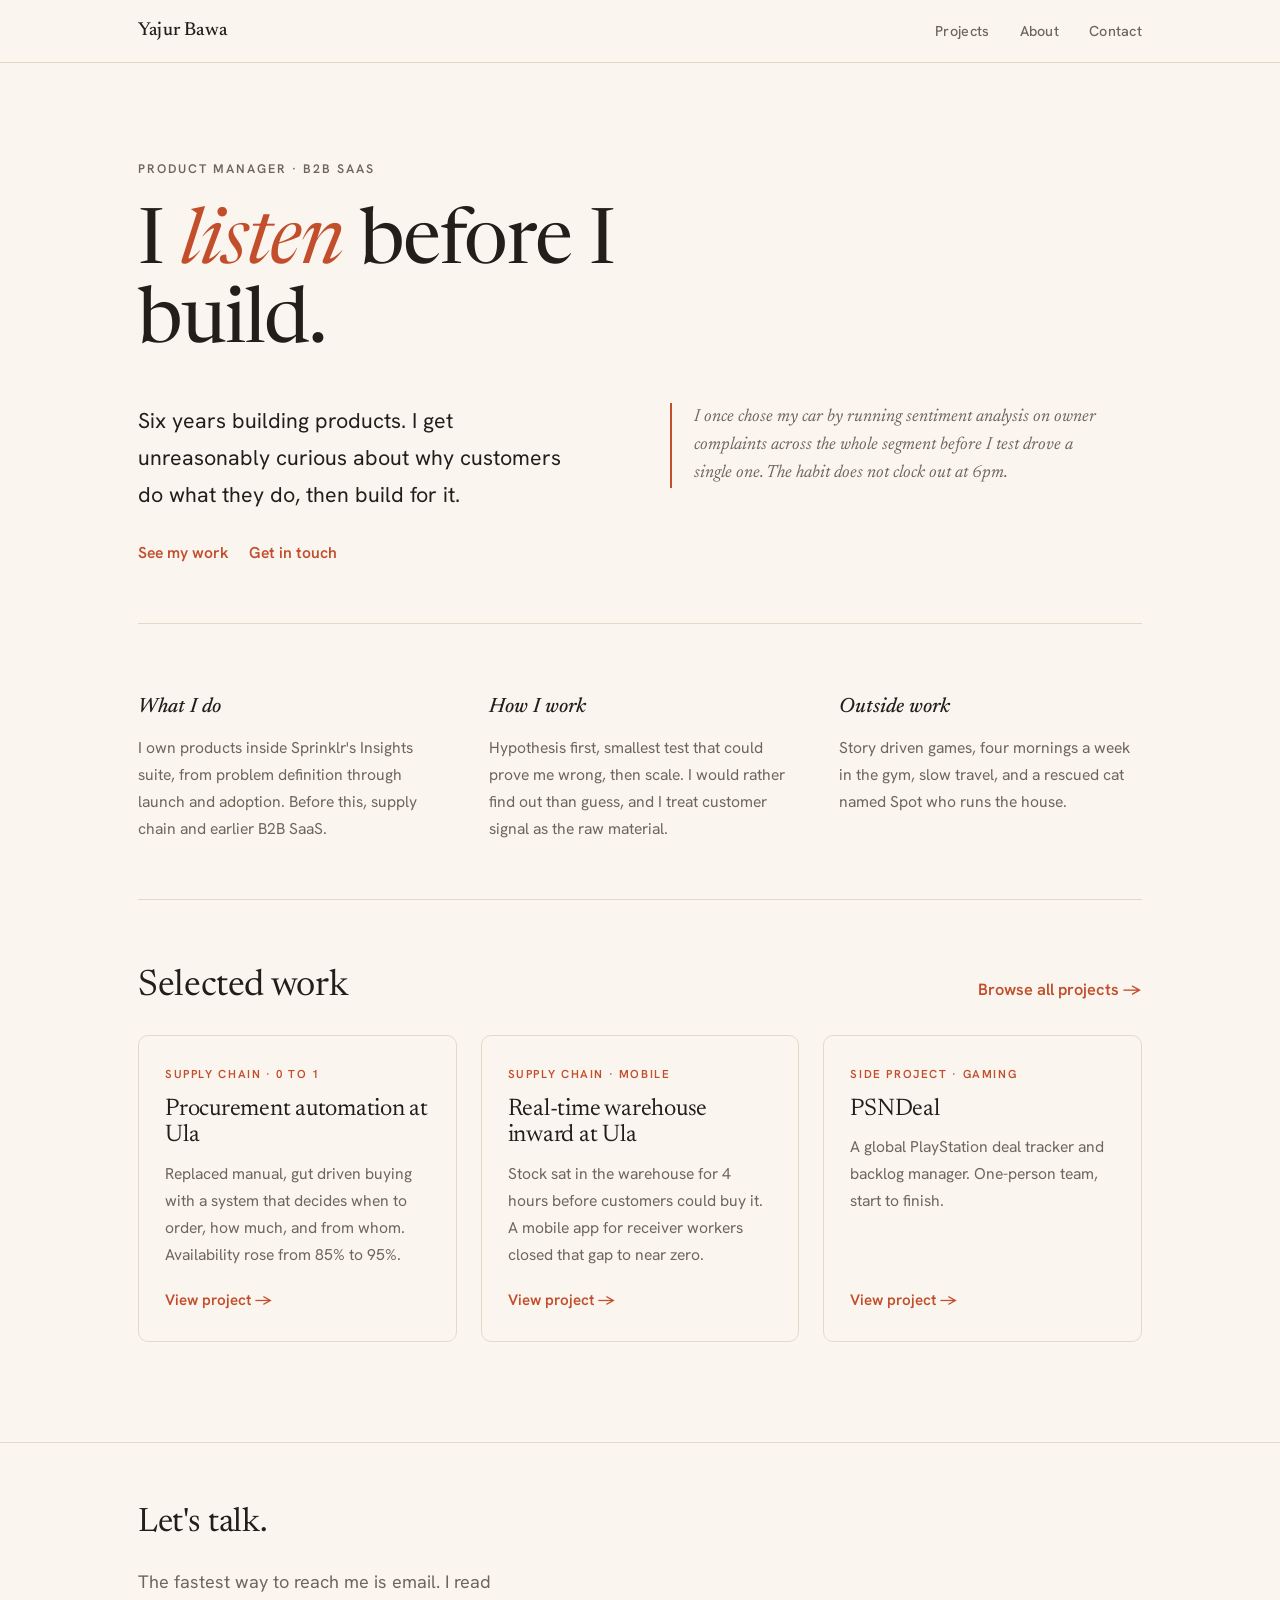
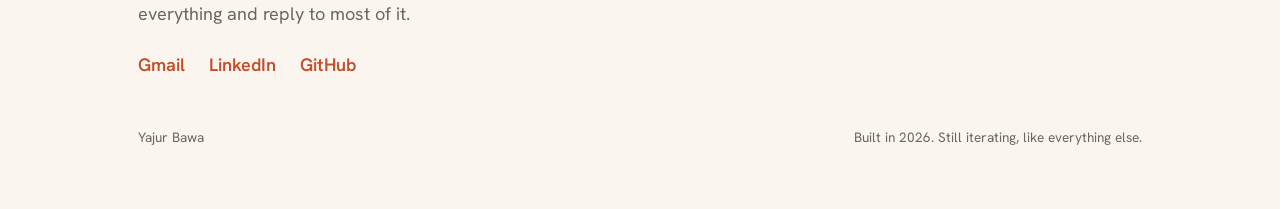
<file: index.html>
<!DOCTYPE html>
<html lang="en">
<head>
<meta charset="UTF-8">
<meta name="viewport" content="width=device-width, initial-scale=1.0">
<title>Yajur Bawa | Product Manager</title>
<meta name="description" content="Yajur Bawa is a product manager with six years in B2B SaaS. He builds products by listening to customers before building.">
<meta property="og:title" content="Yajur Bawa | Product Manager">
<meta property="og:description" content="Six years in B2B SaaS. I build products by listening before I build.">
<meta property="og:type" content="website">
<link rel="preconnect" href="https://fonts.googleapis.com">
<link rel="preconnect" href="https://fonts.gstatic.com" crossorigin>
<link href="https://fonts.googleapis.com/css2?family=Newsreader:ital,opsz,wght@0,6..72,400;0,6..72,500;1,6..72,400;1,6..72,500&family=Hanken+Grotesk:wght@400;500;600&display=swap" rel="stylesheet">
<link rel="stylesheet" href="style.css">
<style>
  .proj-card.coming-soon{opacity:0.72;cursor:default}
  .proj-card.coming-soon:hover{border-color:var(--line);transform:none;box-shadow:none}
  .proj-badge{display:inline-block;font-size:0.68rem;font-weight:600;text-transform:uppercase;letter-spacing:0.13em;background:var(--ink);color:var(--paper);border-radius:4px;padding:3px 8px;margin-top:2px;align-self:flex-start}
  .proj-card.coming-soon .proj-cta{color:var(--taupe)}
</style>
<link rel="icon" href="favicon.svg" type="image/svg+xml">
</head>
<body>

<header class="topbar">
  <div class="container topbar-inner">
    <a class="brand" href="index.html">Yajur Bawa</a>
    <nav class="navlinks">
      <a href="projects.html">Projects</a>
      <a href="about.html">About</a>
      <a href="#contact">Contact</a>
    </nav>
  </div>
</header>

<main>

  <section class="hero">
    <div class="container">
      <p class="eyebrow">Product Manager &middot; B2B SaaS</p>
      <h1>I <em>listen</em> before I build.</h1>
      <div class="hero-grid">
        <div>
          <p class="hero-lead">Six years building products. I get unreasonably curious about why customers do what they do, then build for it.</p>
          <div class="herolinks">
            <a href="projects.html">See my work</a>
            <a href="#contact">Get in touch</a>
          </div>
        </div>
        <p class="note reveal">I once chose my car by running sentiment analysis on owner complaints across the whole segment before I test drove a single one. The habit does not clock out at 6pm.</p>
      </div>
    </div>
  </section>

  <div class="container"><hr class="divider"></div>

  <section class="block">
    <div class="container">
      <div class="glance reveal">
        <div class="glance-item">
          <h3>What I do</h3>
          <p>I own products inside Sprinklr's Insights suite, from problem definition through launch and adoption. Before this, supply chain and earlier B2B SaaS.</p>
        </div>
        <div class="glance-item">
          <h3>How I work</h3>
          <p>Hypothesis first, smallest test that could prove me wrong, then scale. I would rather find out than guess, and I treat customer signal as the raw material.</p>
        </div>
        <div class="glance-item">
          <h3>Outside work</h3>
          <p>Story driven games, four mornings a week in the gym, slow travel, and a rescued cat named Spot who runs the house.</p>
        </div>
      </div>
    </div>
  </section>

  <div class="container"><hr class="divider"></div>

  <section class="block">
    <div class="container">
      <div class="cta-strip reveal">
        <h2>Selected work</h2>
        <a href="projects.html">Browse all projects &rarr;</a>
      </div>
      <div class="proj-grid reveal">

        <a class="proj-card" href="automate-procurement.html">
          <span class="proj-tag">Supply chain &middot; 0 to 1</span>
          <span class="proj-title">Procurement automation at Ula</span>
          <span class="proj-blurb">Replaced manual, gut driven buying with a system that decides when to order, how much, and from whom. Availability rose from 85% to 95%.</span>
          <span class="proj-cta">View project &rarr;</span>
        </a>

        <a class="proj-card" href="grn-wms.html">
          <span class="proj-tag">Supply chain &middot; Mobile</span>
          <span class="proj-title">Real-time warehouse inward at Ula</span>
          <span class="proj-blurb">Stock sat in the warehouse for 4 hours before customers could buy it. A mobile app for receiver workers closed that gap to near zero.</span>
          <span class="proj-cta">View project &rarr;</span>
        </a>

        <a class="proj-card" href="psn-india.html">
          <span class="proj-tag">Side project &middot; Gaming</span>
          <span class="proj-title">PSNDeal</span>
          <span class="proj-blurb">A global PlayStation deal tracker and backlog manager. One-person team, start to finish.</span>
          <span class="proj-cta">View project &rarr;</span>
        </a>

      </div>
    </div>
  </section>

</main>

<footer class="footer" id="contact">
  <div class="container">
    <h2>Let's talk.</h2>
    <p>The fastest way to reach me is email. I read everything and reply to most of it.</p>
    <div class="footer-links">
      <a href="mailto:bawayajur@gmail.com">Gmail</a>
      <a href="https://www.linkedin.com/in/yajur-bawa" target="_blank" rel="noopener">LinkedIn</a>
      <a href="https://github.com/yaj-bot/portfolio" target="_blank" rel="noopener">GitHub</a>
    </div>
    <div class="footer-base">
      <span>Yajur Bawa</span>
      <span>Built in 2026. Still iterating, like everything else.</span>
    </div>
  </div>
</footer>

<script src="app.js"></script>
</body>
</html>
</file>
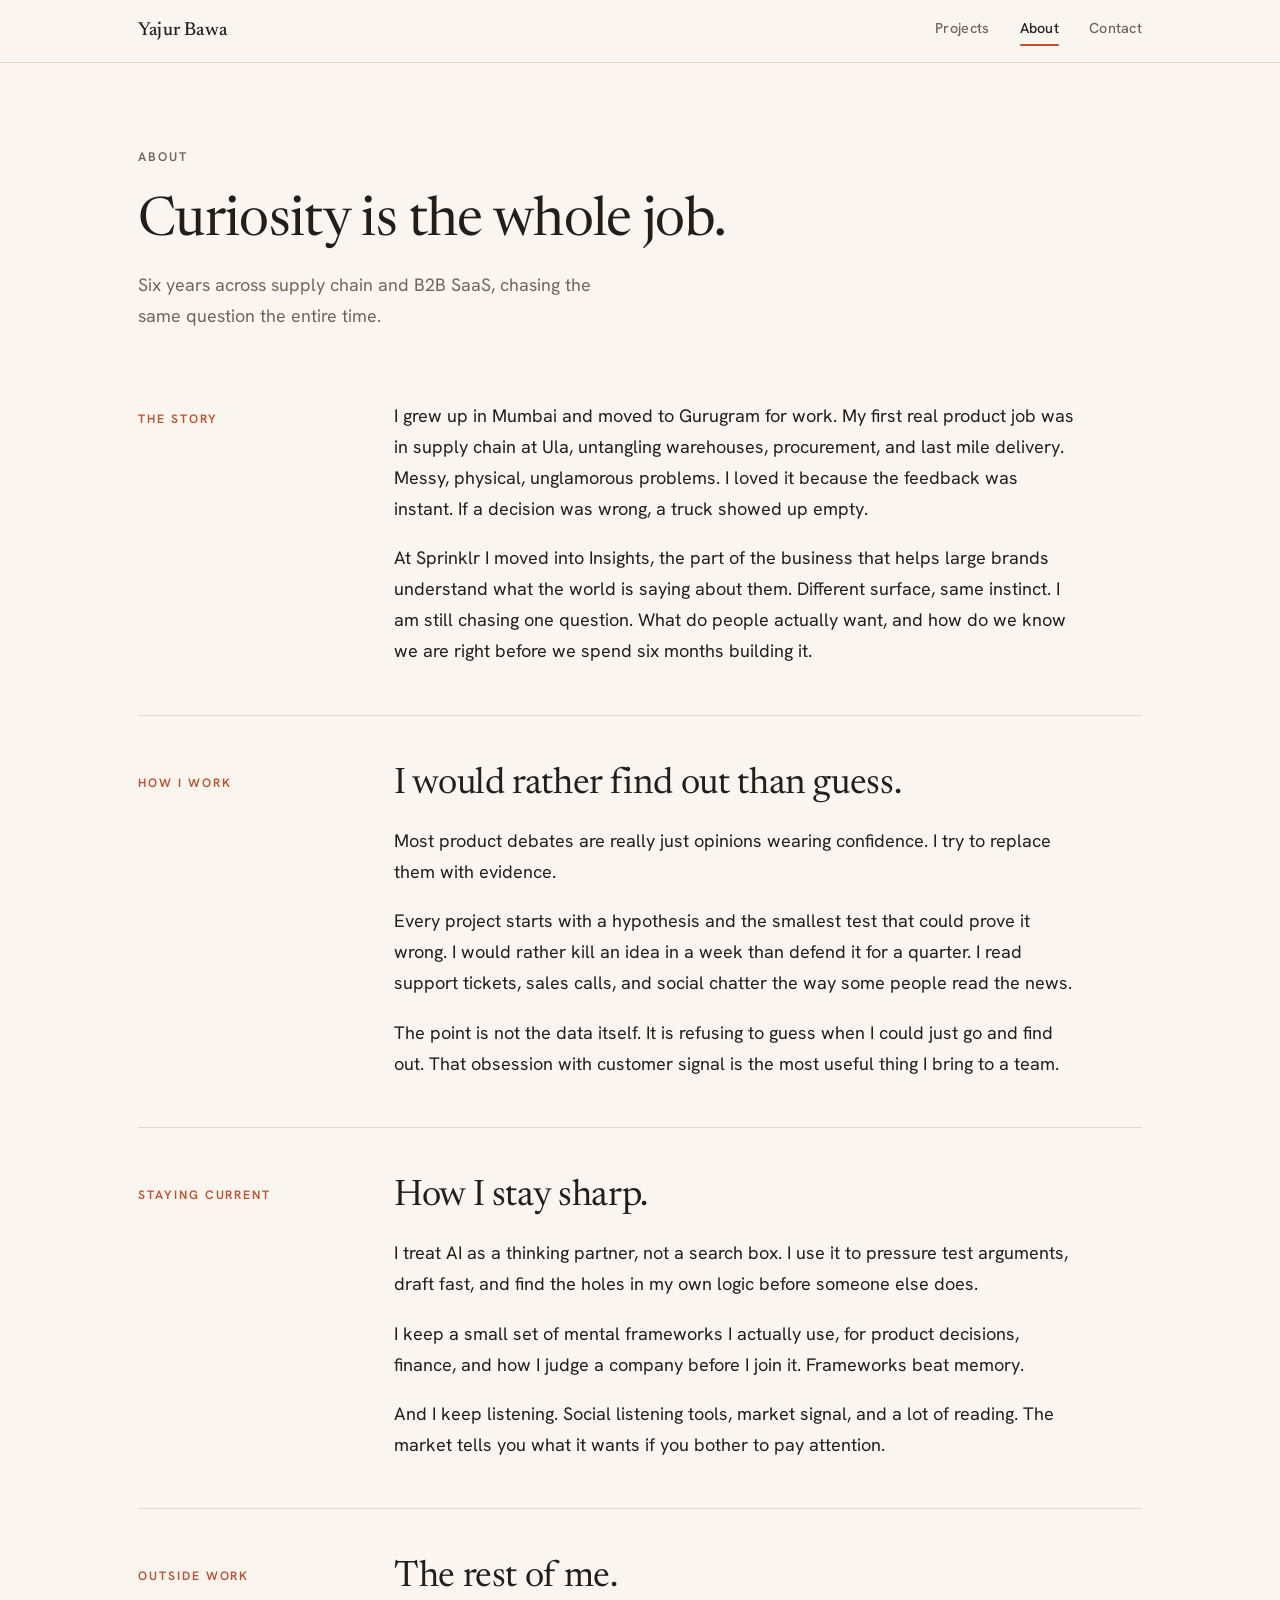
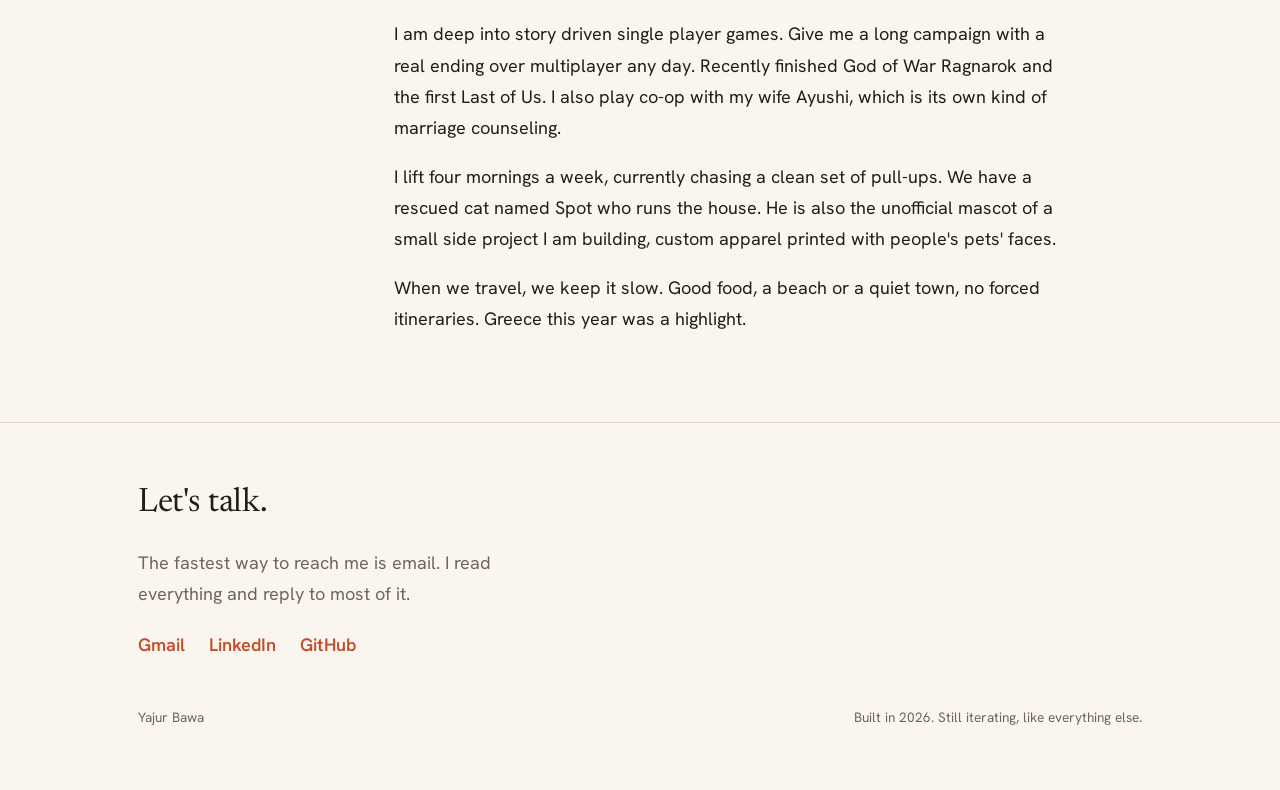
<file: about.html>
<!DOCTYPE html>
<html lang="en">
<head>
<meta charset="UTF-8">
<meta name="viewport" content="width=device-width, initial-scale=1.0">
<title>About | Yajur Bawa</title>
<meta name="description" content="The story behind Yajur Bawa: how he works, how he stays current, and life outside work.">
<link rel="preconnect" href="https://fonts.googleapis.com">
<link rel="preconnect" href="https://fonts.gstatic.com" crossorigin>
<link href="https://fonts.googleapis.com/css2?family=Newsreader:ital,opsz,wght@0,6..72,400;0,6..72,500;1,6..72,400;1,6..72,500&family=Hanken+Grotesk:wght@400;500;600&display=swap" rel="stylesheet">
<link rel="stylesheet" href="style.css">
<link rel="icon" href="favicon.svg" type="image/svg+xml">
</head>
<body>

<header class="topbar">
  <div class="container topbar-inner">
    <a class="brand" href="index.html">Yajur Bawa</a>
    <nav class="navlinks">
      <a href="projects.html">Projects</a>
      <a href="about.html" class="active">About</a>
      <a href="#contact">Contact</a>
    </nav>
  </div>
</header>

<main>

  <section class="page-head">
    <div class="container">
      <p class="eyebrow">About</p>
      <h1>Curiosity is the whole job.</h1>
      <p class="intro">Six years across supply chain and B2B SaaS, chasing the same question the entire time.</p>
    </div>
  </section>

  <section class="block">
    <div class="container">
      <div class="block-grid reveal">
        <div class="block-label">The story</div>
        <div class="block-body">
          <p>I grew up in Mumbai and moved to Gurugram for work. My first real product job was in supply chain at Ula, untangling warehouses, procurement, and last mile delivery. Messy, physical, unglamorous problems. I loved it because the feedback was instant. If a decision was wrong, a truck showed up empty.</p>
          <p>At Sprinklr I moved into Insights, the part of the business that helps large brands understand what the world is saying about them. Different surface, same instinct. I am still chasing one question. What do people actually want, and how do we know we are right before we spend six months building it.</p>
        </div>
      </div>
    </div>
  </section>

  <div class="container"><hr class="divider"></div>

  <section class="block">
    <div class="container">
      <div class="block-grid reveal">
        <div class="block-label">How I work</div>
        <div class="block-body">
          <h2>I would rather find out than guess.</h2>
          <p>Most product debates are really just opinions wearing confidence. I try to replace them with evidence.</p>
          <p>Every project starts with a hypothesis and the smallest test that could prove it wrong. I would rather kill an idea in a week than defend it for a quarter. I read support tickets, sales calls, and social chatter the way some people read the news.</p>
          <p>The point is not the data itself. It is refusing to guess when I could just go and find out. That obsession with customer signal is the most useful thing I bring to a team.</p>
        </div>
      </div>
    </div>
  </section>

  <div class="container"><hr class="divider"></div>

  <section class="block">
    <div class="container">
      <div class="block-grid reveal">
        <div class="block-label">Staying current</div>
        <div class="block-body">
          <h2>How I stay sharp.</h2>
          <p>I treat AI as a thinking partner, not a search box. I use it to pressure test arguments, draft fast, and find the holes in my own logic before someone else does.</p>
          <p>I keep a small set of mental frameworks I actually use, for product decisions, finance, and how I judge a company before I join it. Frameworks beat memory.</p>
          <p>And I keep listening. Social listening tools, market signal, and a lot of reading. The market tells you what it wants if you bother to pay attention.</p>
        </div>
      </div>
    </div>
  </section>

  <div class="container"><hr class="divider"></div>

  <section class="block">
    <div class="container">
      <div class="block-grid reveal">
        <div class="block-label">Outside work</div>
        <div class="block-body">
          <h2>The rest of me.</h2>
          <p>I am deep into story driven single player games. Give me a long campaign with a real ending over multiplayer any day. Recently finished God of War Ragnarok and the first Last of Us. I also play co-op with my wife Ayushi, which is its own kind of marriage counseling.</p>
          <p>I lift four mornings a week, currently chasing a clean set of pull-ups. We have a rescued cat named Spot who runs the house. He is also the unofficial mascot of a small side project I am building, custom apparel printed with people's pets' faces.</p>
          <p>When we travel, we keep it slow. Good food, a beach or a quiet town, no forced itineraries. Greece this year was a highlight.</p>
        </div>
      </div>
    </div>
  </section>

</main>

<footer class="footer" id="contact">
  <div class="container">
    <h2>Let's talk.</h2>
    <p>The fastest way to reach me is email. I read everything and reply to most of it.</p>
    <div class="footer-links">
      <a href="mailto:bawayajur@gmail.com">Gmail</a>
      <a href="https://www.linkedin.com/in/yajur-bawa" target="_blank" rel="noopener">LinkedIn</a>
      <a href="https://github.com/yaj-bot/portfolio" target="_blank" rel="noopener">GitHub</a>
    </div>
    <div class="footer-base">
      <span>Yajur Bawa</span>
      <span>Built in 2026. Still iterating, like everything else.</span>
    </div>
  </div>
</footer>

<script src="app.js"></script>
</body>
</html>
</file>
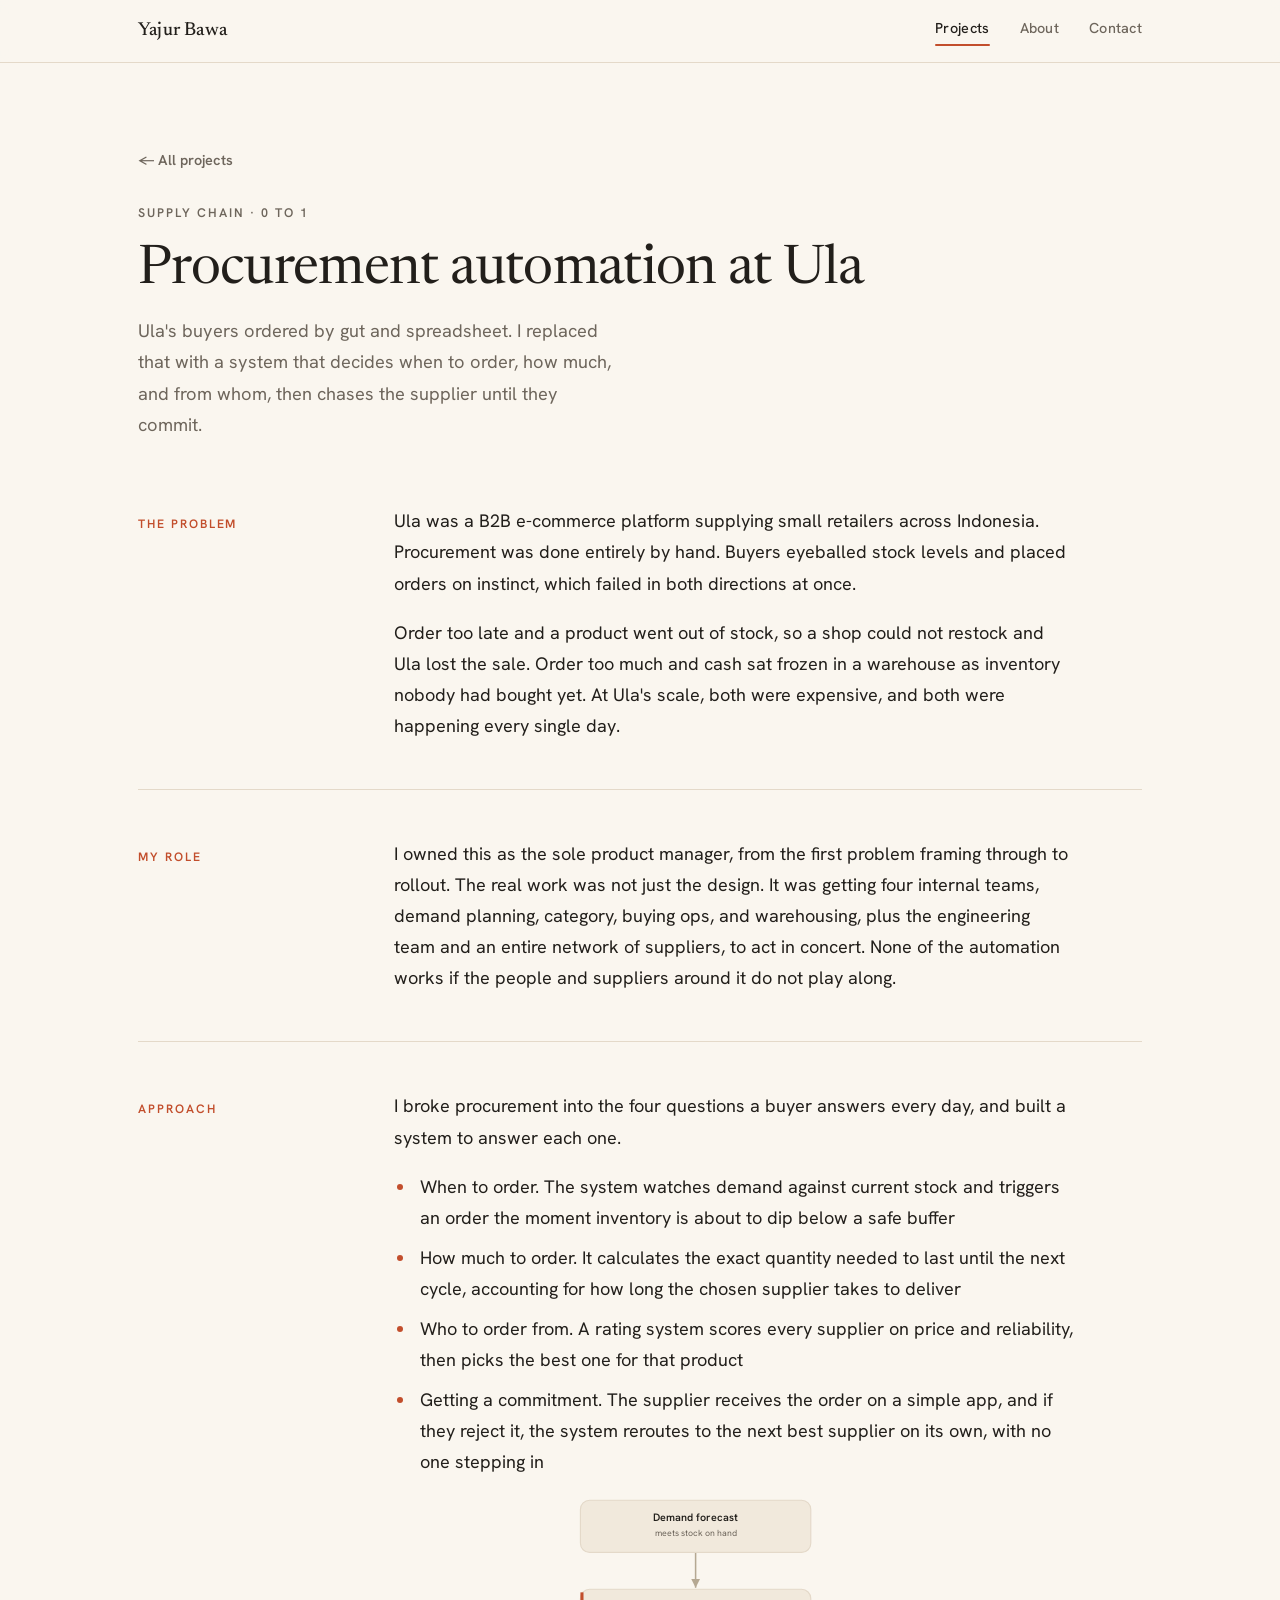
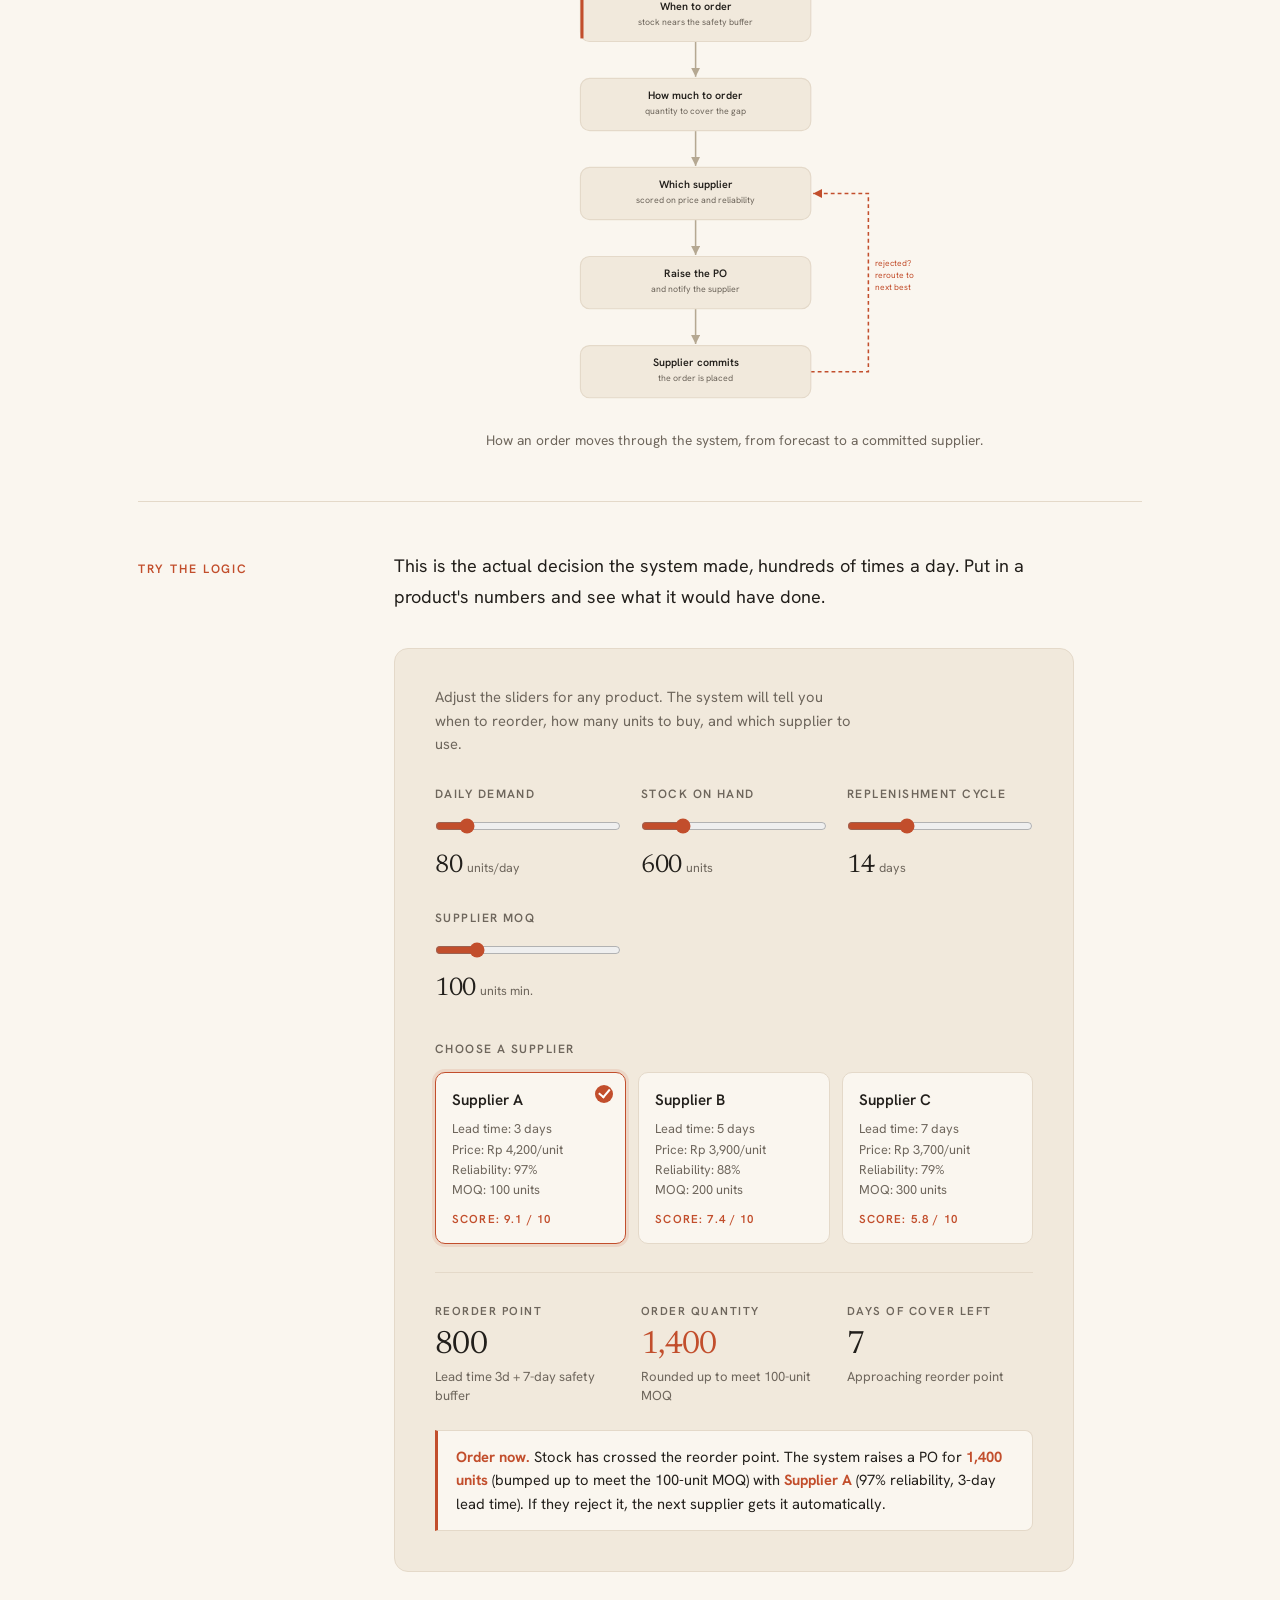
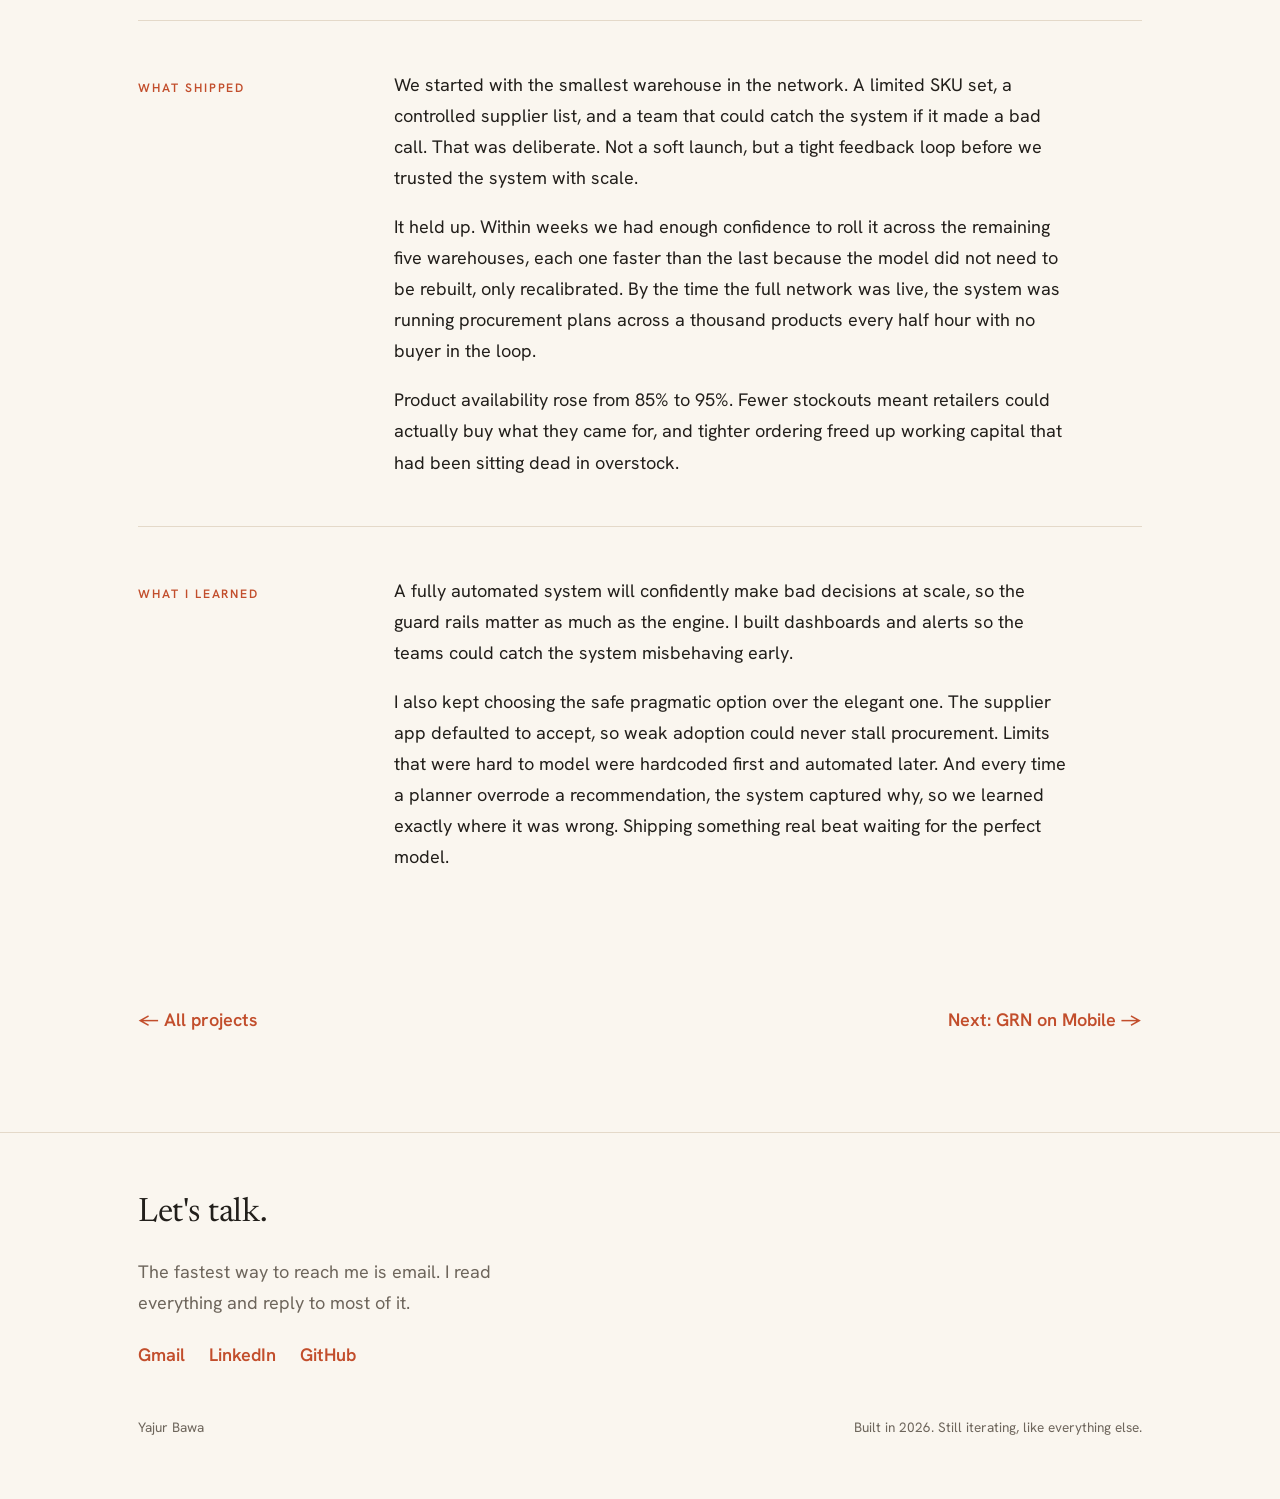
<file: automate-procurement.html>
<!DOCTYPE html>
<html lang="en">
<head>
<meta charset="UTF-8">
<meta name="viewport" content="width=device-width, initial-scale=1.0">
<title>Procurement Automation at Ula | Yajur Bawa</title>
<meta name="description" content="How Yajur Bawa automated end to end procurement at Ula, a B2B e-commerce platform.">
<link rel="preconnect" href="https://fonts.googleapis.com">
<link rel="preconnect" href="https://fonts.gstatic.com" crossorigin>
<link href="https://fonts.googleapis.com/css2?family=Newsreader:ital,opsz,wght@0,6..72,400;0,6..72,500;1,6..72,400;1,6..72,500&family=Hanken+Grotesk:wght@400;500;600&display=swap" rel="stylesheet">
<link rel="stylesheet" href="style.css">
<link rel="icon" href="favicon.svg" type="image/svg+xml">
<style>

/* ── calculator shell ─────────────────────────────── */
.calc-wrap{
  background:var(--surface);
  border:1px solid var(--line);
  border-radius:14px;
  padding:36px 40px 40px;
  margin-top:36px;
}
.calc-intro{
  font-size:0.92rem;color:var(--taupe);
  margin-bottom:28px;max-width:52ch;
  line-height:1.6;
}

/* ── inputs grid ──────────────────────────────────── */
.calc-inputs{
  display:grid;
  grid-template-columns:repeat(3,1fr);
  gap:20px;
  margin-bottom:28px;
}
@media(max-width:700px){.calc-inputs{grid-template-columns:1fr}}

.calc-field label{
  display:block;
  font-size:0.75rem;font-weight:600;
  text-transform:uppercase;letter-spacing:0.12em;
  color:var(--taupe);margin-bottom:8px;
}
.calc-field input[type="range"]{
  width:100%;
  accent-color:var(--ember);
  cursor:pointer;
  margin-bottom:4px;
}
.calc-field .val{
  font-family:"Newsreader",Georgia,serif;
  font-size:1.6rem;font-weight:400;
  color:var(--ink);letter-spacing:-0.01em;
}
.calc-field .unit{
  font-size:0.78rem;color:var(--taupe);margin-left:4px;
}

/* ── supplier row ─────────────────────────────────── */
.calc-suppliers{
  margin-bottom:28px;
}
.calc-suppliers-label{
  font-size:0.75rem;font-weight:600;
  text-transform:uppercase;letter-spacing:0.12em;
  color:var(--taupe);margin-bottom:12px;
}
.supplier-cards{
  display:grid;grid-template-columns:repeat(3,1fr);gap:12px;
}
@media(max-width:700px){.supplier-cards{grid-template-columns:1fr}}

.supplier-card{
  border:1.5px solid var(--line);
  border-radius:10px;
  padding:14px 16px;
  background:var(--paper);
  cursor:pointer;
  transition:border-color .2s ease, box-shadow .2s ease;
  position:relative;
}
.supplier-card.selected{
  border-color:var(--ember);
  box-shadow:0 0 0 3px rgba(194,78,44,0.12);
}
.supplier-card .s-name{
  font-weight:600;font-size:0.95rem;color:var(--ink);
  margin-bottom:6px;
}
.supplier-card .s-meta{
  font-size:0.8rem;color:var(--taupe);line-height:1.6;
}
.supplier-card .s-score{
  font-size:0.72rem;font-weight:600;text-transform:uppercase;
  letter-spacing:0.1em;color:var(--ember);margin-top:8px;
}
.supplier-card .s-check{
  position:absolute;top:12px;right:12px;
  width:18px;height:18px;border-radius:50%;
  background:var(--ember);
  display:none;align-items:center;justify-content:center;
}
.supplier-card.selected .s-check{display:flex}
.supplier-card .s-check::after{
  content:"";width:5px;height:9px;
  border-right:2px solid #fff;border-bottom:2px solid #fff;
  transform:rotate(40deg) translate(-1px,-1px);
}

/* ── output panel ─────────────────────────────────── */
.calc-output{
  border-top:1px solid var(--line);
  padding-top:28px;
  display:grid;
  grid-template-columns:repeat(3,1fr);
  gap:20px;
}
@media(max-width:700px){.calc-output{grid-template-columns:1fr}}

.out-block .out-label{
  font-size:0.72rem;font-weight:600;
  text-transform:uppercase;letter-spacing:0.13em;
  color:var(--taupe);margin-bottom:8px;
}
.out-block .out-val{
  font-family:"Newsreader",Georgia,serif;
  font-size:2rem;font-weight:400;
  color:var(--ink);letter-spacing:-0.02em;
  line-height:1;
}
.out-block .out-sub{
  font-size:0.82rem;color:var(--taupe);
  margin-top:6px;line-height:1.5;
}
.out-block.highlight .out-val{color:var(--ember)}

/* ── verdict bar ──────────────────────────────────── */
.calc-verdict{
  margin-top:24px;
  background:var(--paper);
  border:1px solid var(--line);
  border-left:3px solid var(--ember);
  border-radius:0 8px 8px 0;
  padding:14px 18px;
  font-size:0.92rem;color:var(--ink);
  line-height:1.6;
}
.calc-verdict strong{color:var(--ember)}

</style>
</head>
<body>

<header class="topbar">
  <div class="container topbar-inner">
    <a class="brand" href="index.html">Yajur Bawa</a>
    <nav class="navlinks">
      <a href="projects.html" class="active">Projects</a>
      <a href="about.html">About</a>
      <a href="#contact">Contact</a>
    </nav>
  </div>
</header>

<main>

  <section class="detail-head">
    <div class="container">
      <a class="back" href="projects.html">&larr; All projects</a>
      <p class="eyebrow">Supply chain &middot; 0 to 1</p>
      <h1>Procurement automation at Ula</h1>
      <p class="tagline">Ula's buyers ordered by gut and spreadsheet. I replaced that with a system that decides when to order, how much, and from whom, then chases the supplier until they commit.</p>
    </div>
  </section>

  <section class="block">
    <div class="container">
      <div class="block-grid reveal">
        <div class="block-label">The problem</div>
        <div class="block-body">
          <p>Ula was a B2B e-commerce platform supplying small retailers across Indonesia. Procurement was done entirely by hand. Buyers eyeballed stock levels and placed orders on instinct, which failed in both directions at once.</p>
          <p>Order too late and a product went out of stock, so a shop could not restock and Ula lost the sale. Order too much and cash sat frozen in a warehouse as inventory nobody had bought yet. At Ula's scale, both were expensive, and both were happening every single day.</p>
        </div>
      </div>
    </div>
  </section>

  <div class="container"><hr class="divider"></div>

  <section class="block">
    <div class="container">
      <div class="block-grid reveal">
        <div class="block-label">My role</div>
        <div class="block-body">
          <p>I owned this as the sole product manager, from the first problem framing through to rollout. The real work was not just the design. It was getting four internal teams, demand planning, category, buying ops, and warehousing, plus the engineering team and an entire network of suppliers, to act in concert. None of the automation works if the people and suppliers around it do not play along.</p>
        </div>
      </div>
    </div>
  </section>

  <div class="container"><hr class="divider"></div>

  <section class="block">
    <div class="container">
      <div class="block-grid reveal">
        <div class="block-label">Approach</div>
        <div class="block-body">
          <p>I broke procurement into the four questions a buyer answers every day, and built a system to answer each one.</p>
          <ul>
            <li>When to order. The system watches demand against current stock and triggers an order the moment inventory is about to dip below a safe buffer</li>
            <li>How much to order. It calculates the exact quantity needed to last until the next cycle, accounting for how long the chosen supplier takes to deliver</li>
            <li>Who to order from. A rating system scores every supplier on price and reliability, then picks the best one for that product</li>
            <li>Getting a commitment. The supplier receives the order on a simple app, and if they reject it, the system reroutes to the next best supplier on its own, with no one stepping in</li>
          </ul>

          <div class="diagram">
            <svg viewBox="0 0 560 690" xmlns="http://www.w3.org/2000/svg" role="img" aria-label="Flow of an order from forecast through to a committed supplier">
              <defs>
                <marker id="ah" markerWidth="9" markerHeight="9" refX="6" refY="3" orient="auto"><path d="M0 0 L6 3 L0 6 Z" fill="#B5A892"/></marker>
                <marker id="ahe" markerWidth="9" markerHeight="9" refX="6" refY="3" orient="auto"><path d="M0 0 L6 3 L0 6 Z" fill="#C24E2C"/></marker>
              </defs>
              <line x1="230" y1="80"  x2="230" y2="126" stroke="#B5A892" stroke-width="2" marker-end="url(#ah)"/>
              <line x1="230" y1="196" x2="230" y2="242" stroke="#B5A892" stroke-width="2" marker-end="url(#ah)"/>
              <line x1="230" y1="312" x2="230" y2="358" stroke="#B5A892" stroke-width="2" marker-end="url(#ah)"/>
              <line x1="230" y1="428" x2="230" y2="474" stroke="#B5A892" stroke-width="2" marker-end="url(#ah)"/>
              <line x1="230" y1="544" x2="230" y2="590" stroke="#B5A892" stroke-width="2" marker-end="url(#ah)"/>
              <path d="M380 626 H455 V394 H383" fill="none" stroke="#C24E2C" stroke-width="2" stroke-dasharray="5 4" marker-end="url(#ahe)"/>
              <text x="464" y="488" font-family="'Hanken Grotesk', sans-serif" font-size="11" fill="#C24E2C">rejected?</text>
              <text x="464" y="504" font-family="'Hanken Grotesk', sans-serif" font-size="11" fill="#C24E2C">reroute to</text>
              <text x="464" y="520" font-family="'Hanken Grotesk', sans-serif" font-size="11" fill="#C24E2C">next best</text>
              <g>
                <rect x="80" y="12"  width="300" height="68" rx="12" fill="#F1E9DC" stroke="#E4D9C9" stroke-width="1.5"/>
                <text x="230" y="39" text-anchor="middle" font-family="'Hanken Grotesk', sans-serif" font-size="14" font-weight="600" fill="#221F1B">Demand forecast</text>
                <text x="230" y="58" text-anchor="middle" font-family="'Hanken Grotesk', sans-serif" font-size="11.5" fill="#6E665C">meets stock on hand</text>
              </g>
              <g>
                <rect x="80" y="128" width="300" height="68" rx="12" fill="#F1E9DC" stroke="#E4D9C9" stroke-width="1.5"/>
                <rect x="80" y="132" width="4" height="60" fill="#C24E2C"/>
                <text x="230" y="155" text-anchor="middle" font-family="'Hanken Grotesk', sans-serif" font-size="14" font-weight="600" fill="#221F1B">When to order</text>
                <text x="230" y="174" text-anchor="middle" font-family="'Hanken Grotesk', sans-serif" font-size="11.5" fill="#6E665C">stock nears the safety buffer</text>
              </g>
              <g>
                <rect x="80" y="244" width="300" height="68" rx="12" fill="#F1E9DC" stroke="#E4D9C9" stroke-width="1.5"/>
                <text x="230" y="271" text-anchor="middle" font-family="'Hanken Grotesk', sans-serif" font-size="14" font-weight="600" fill="#221F1B">How much to order</text>
                <text x="230" y="290" text-anchor="middle" font-family="'Hanken Grotesk', sans-serif" font-size="11.5" fill="#6E665C">quantity to cover the gap</text>
              </g>
              <g>
                <rect x="80" y="360" width="300" height="68" rx="12" fill="#F1E9DC" stroke="#E4D9C9" stroke-width="1.5"/>
                <text x="230" y="387" text-anchor="middle" font-family="'Hanken Grotesk', sans-serif" font-size="14" font-weight="600" fill="#221F1B">Which supplier</text>
                <text x="230" y="406" text-anchor="middle" font-family="'Hanken Grotesk', sans-serif" font-size="11.5" fill="#6E665C">scored on price and reliability</text>
              </g>
              <g>
                <rect x="80" y="476" width="300" height="68" rx="12" fill="#F1E9DC" stroke="#E4D9C9" stroke-width="1.5"/>
                <text x="230" y="503" text-anchor="middle" font-family="'Hanken Grotesk', sans-serif" font-size="14" font-weight="600" fill="#221F1B">Raise the PO</text>
                <text x="230" y="522" text-anchor="middle" font-family="'Hanken Grotesk', sans-serif" font-size="11.5" fill="#6E665C">and notify the supplier</text>
              </g>
              <g>
                <rect x="80" y="592" width="300" height="68" rx="12" fill="#F1E9DC" stroke="#E4D9C9" stroke-width="1.5"/>
                <text x="230" y="619" text-anchor="middle" font-family="'Hanken Grotesk', sans-serif" font-size="14" font-weight="600" fill="#221F1B">Supplier commits</text>
                <text x="230" y="638" text-anchor="middle" font-family="'Hanken Grotesk', sans-serif" font-size="11.5" fill="#6E665C">the order is placed</text>
              </g>
            </svg>
          </div>
          <p class="diagram-cap">How an order moves through the system, from forecast to a committed supplier.</p>
        </div>
      </div>
    </div>
  </section>

  <div class="container"><hr class="divider"></div>

  <!-- ── DECISION CALCULATOR ───────────────────────────── -->
  <section class="block">
    <div class="container">
      <div class="block-grid reveal">
        <div class="block-label">Try the logic</div>
        <div class="block-body">
          <p>This is the actual decision the system made, hundreds of times a day. Put in a product's numbers and see what it would have done.</p>

          <div class="calc-wrap">
            <p class="calc-intro">Adjust the sliders for any product. The system will tell you when to reorder, how many units to buy, and which supplier to use.</p>

            <div class="calc-inputs">
              <div class="calc-field">
                <label>Daily demand</label>
                <input type="range" id="demand" min="10" max="500" value="80" step="5">
                <span class="val" id="demandVal">80</span><span class="unit">units/day</span>
              </div>
              <div class="calc-field">
                <label>Stock on hand</label>
                <input type="range" id="stock" min="0" max="3000" value="600" step="50">
                <span class="val" id="stockVal">600</span><span class="unit">units</span>
              </div>
              <div class="calc-field">
                <label>Replenishment cycle</label>
                <input type="range" id="cycle" min="7" max="30" value="14" step="1">
                <span class="val" id="cycleVal">14</span><span class="unit">days</span>
              </div>
            </div>
            <div class="calc-inputs" style="margin-top:-8px;">
              <div class="calc-field">
                <label>Supplier MOQ</label>
                <input type="range" id="moq" min="0" max="500" value="100" step="25">
                <span class="val" id="moqVal">100</span><span class="unit">units min.</span>
              </div>
            </div>

            <div class="calc-suppliers">
              <div class="calc-suppliers-label">Choose a supplier</div>
              <div class="supplier-cards">
                <div class="supplier-card selected" data-lead="3" data-price="4.20" data-reliability="97" data-moq="100" onclick="selectSupplier(this)">
                  <div class="s-check"></div>
                  <div class="s-name">Supplier A</div>
                  <div class="s-meta">Lead time: 3 days<br>Price: Rp 4,200/unit<br>Reliability: 97%<br>MOQ: 100 units</div>
                  <div class="s-score">Score: 9.1 / 10</div>
                </div>
                <div class="supplier-card" data-lead="5" data-price="3.90" data-reliability="88" data-moq="200" onclick="selectSupplier(this)">
                  <div class="s-check"></div>
                  <div class="s-name">Supplier B</div>
                  <div class="s-meta">Lead time: 5 days<br>Price: Rp 3,900/unit<br>Reliability: 88%<br>MOQ: 200 units</div>
                  <div class="s-score">Score: 7.4 / 10</div>
                </div>
                <div class="supplier-card" data-lead="7" data-price="3.70" data-reliability="79" data-moq="300" onclick="selectSupplier(this)">
                  <div class="s-check"></div>
                  <div class="s-name">Supplier C</div>
                  <div class="s-meta">Lead time: 7 days<br>Price: Rp 3,700/unit<br>Reliability: 79%<br>MOQ: 300 units</div>
                  <div class="s-score">Score: 5.8 / 10</div>
                </div>
              </div>
            </div>

            <div class="calc-output">
              <div class="out-block">
                <div class="out-label">Reorder point</div>
                <div class="out-val" id="outROP">–</div>
                <div class="out-sub" id="outROPsub">Trigger an order when stock falls to this level</div>
              </div>
              <div class="out-block highlight">
                <div class="out-label">Order quantity</div>
                <div class="out-val" id="outQty">–</div>
                <div class="out-sub" id="outQtySub">Units to order right now</div>
              </div>
              <div class="out-block">
                <div class="out-label">Days of cover left</div>
                <div class="out-val" id="outDays">–</div>
                <div class="out-sub" id="outDaysSub">At current demand rate</div>
              </div>
            </div>

            <div class="calc-verdict" id="calcVerdict"></div>
          </div>
        </div>
      </div>
    </div>
  </section>
  <!-- ── END CALCULATOR ────────────────────────────────── -->

  <div class="container"><hr class="divider"></div>

  <section class="block">
    <div class="container">
      <div class="block-grid reveal">
        <div class="block-label">What shipped</div>
        <div class="block-body">
          <p>We started with the smallest warehouse in the network. A limited SKU set, a controlled supplier list, and a team that could catch the system if it made a bad call. That was deliberate. Not a soft launch, but a tight feedback loop before we trusted the system with scale.</p>
          <p>It held up. Within weeks we had enough confidence to roll it across the remaining five warehouses, each one faster than the last because the model did not need to be rebuilt, only recalibrated. By the time the full network was live, the system was running procurement plans across a thousand products every half hour with no buyer in the loop.</p>
          <p>Product availability rose from 85% to 95%. Fewer stockouts meant retailers could actually buy what they came for, and tighter ordering freed up working capital that had been sitting dead in overstock.</p>
        </div>
      </div>
    </div>
  </section>

  <div class="container"><hr class="divider"></div>

  <section class="block">
    <div class="container">
      <div class="block-grid reveal">
        <div class="block-label">What I learned</div>
        <div class="block-body">
          <p>A fully automated system will confidently make bad decisions at scale, so the guard rails matter as much as the engine. I built dashboards and alerts so the teams could catch the system misbehaving early.</p>
          <p>I also kept choosing the safe pragmatic option over the elegant one. The supplier app defaulted to accept, so weak adoption could never stall procurement. Limits that were hard to model were hardcoded first and automated later. And every time a planner overrode a recommendation, the system captured why, so we learned exactly where it was wrong. Shipping something real beat waiting for the perfect model.</p>
        </div>
      </div>
    </div>
  </section>

  <section class="block">
    <div class="container">
      <div class="proj-nav">
        <a href="projects.html">&larr; All projects</a>
        <a href="grn-wms.html">Next: GRN on Mobile &rarr;</a>
      </div>
    </div>
  </section>

</main>

<footer class="footer" id="contact">
  <div class="container">
    <h2>Let's talk.</h2>
    <p>The fastest way to reach me is email. I read everything and reply to most of it.</p>
    <div class="footer-links">
      <a href="mailto:bawayajur@gmail.com">Gmail</a>
      <a href="https://www.linkedin.com/in/yajur-bawa" target="_blank" rel="noopener">LinkedIn</a>
      <a href="https://github.com/yaj-bot/portfolio" target="_blank" rel="noopener">GitHub</a>
    </div>
    <div class="footer-base">
      <span>Yajur Bawa</span>
      <span>Built in 2026. Still iterating, like everything else.</span>
    </div>
  </div>
</footer>

<script src="app.js"></script>
<script>
  // ── supplier selection ───────────────────────────
  function selectSupplier(el) {
    document.querySelectorAll('.supplier-card').forEach(c => c.classList.remove('selected'));
    el.classList.add('selected');
    calculate();
  }

  // ── slider live values ───────────────────────────
  ['demand','stock','cycle','moq'].forEach(id => {
    const input = document.getElementById(id);
    const display = document.getElementById(id + 'Val');
    input.addEventListener('input', () => {
      display.textContent = input.value;
      calculate();
    });
  });

  // ── core logic ───────────────────────────────────
  function calculate() {
    const demand   = parseInt(document.getElementById('demand').value);
    const stock    = parseInt(document.getElementById('stock').value);
    const cycle    = parseInt(document.getElementById('cycle').value);

    const supplier = document.querySelector('.supplier-card.selected');
    const lead     = parseInt(supplier.dataset.lead);
    const reliability = parseInt(supplier.dataset.reliability);
    const supplierMoq = parseInt(supplier.dataset.moq);

    // MOQ: use slider value, but never go below the supplier's own minimum
    const moq = parseInt(document.getElementById('moq').value);
    const effectiveMoq = Math.max(moq, supplierMoq);

    // Safety stock = 7 days of demand (configurable buffer Ula used)
    const safetyStock = demand * 7;

    // Reorder point = demand during lead time + safety stock
    const rop = (demand * lead) + safetyStock;

    // Order quantity = what's needed for the full cycle, minus what's already there above ROP
    const targetStock = demand * (cycle + lead) + safetyStock;
    const rawQty = Math.max(0, targetStock - stock);
    // Round up to the nearest MOQ multiple
    const orderQty = rawQty > 0 ? Math.ceil(rawQty / effectiveMoq) * effectiveMoq : 0;
    const moqApplied = orderQty > rawQty && rawQty > 0;

    // Days of cover remaining
    const daysLeft = Math.floor(stock / demand);

    // Update outputs
    document.getElementById('outROP').textContent    = rop.toLocaleString();
    document.getElementById('outROPsub').textContent = `Lead time ${lead}d + 7-day safety buffer`;

    document.getElementById('outQty').textContent    = orderQty > 0 ? orderQty.toLocaleString() : '0';
    document.getElementById('outQtySub').textContent = orderQty > 0
      ? moqApplied
        ? `Rounded up to meet ${effectiveMoq}-unit MOQ`
        : `Covers ${cycle} days at current demand`
      : 'No order needed yet';

    document.getElementById('outDays').textContent   = daysLeft;
    document.getElementById('outDaysSub').textContent = daysLeft <= lead
      ? `⚠ Below lead time. Order overdue.`
      : daysLeft <= (lead + 7)
        ? `Approaching reorder point`
        : `Comfortable`;

    // Verdict
    const verdict = document.getElementById('calcVerdict');
    const sName = supplier.querySelector('.s-name').textContent;

    if (stock <= rop) {
      const urgency = stock < demand * lead ? 'Stock is below lead time cover. This product would have already stocked out.' : 'Stock has crossed the reorder point.';
      const moqNote = moqApplied ? ` (bumped up to meet the ${effectiveMoq}-unit MOQ)` : '';
      verdict.innerHTML = `<strong>Order now.</strong> ${urgency} The system raises a PO for <strong>${orderQty.toLocaleString()} units</strong>${moqNote} with <strong>${sName}</strong> (${reliability}% reliability, ${lead}-day lead time). If they reject it, the next supplier gets it automatically.`;
    } else {
      const daysToRop = Math.floor((stock - rop) / demand);
      const moqNoteWait = moqApplied ? ` (rounded up to meet the ${effectiveMoq}-unit MOQ)` : '';
      verdict.innerHTML = `<strong>No order yet.</strong> Stock will hit the reorder point in <strong>${daysToRop} day${daysToRop !== 1 ? 's' : ''}</strong>. When it does, the system will raise a PO for <strong>${orderQty.toLocaleString()} units</strong>${moqNoteWait} with <strong>${sName}</strong>.`;
    }
  }

  // Run on load
  calculate();
</script>
</body>
</html>
</file>
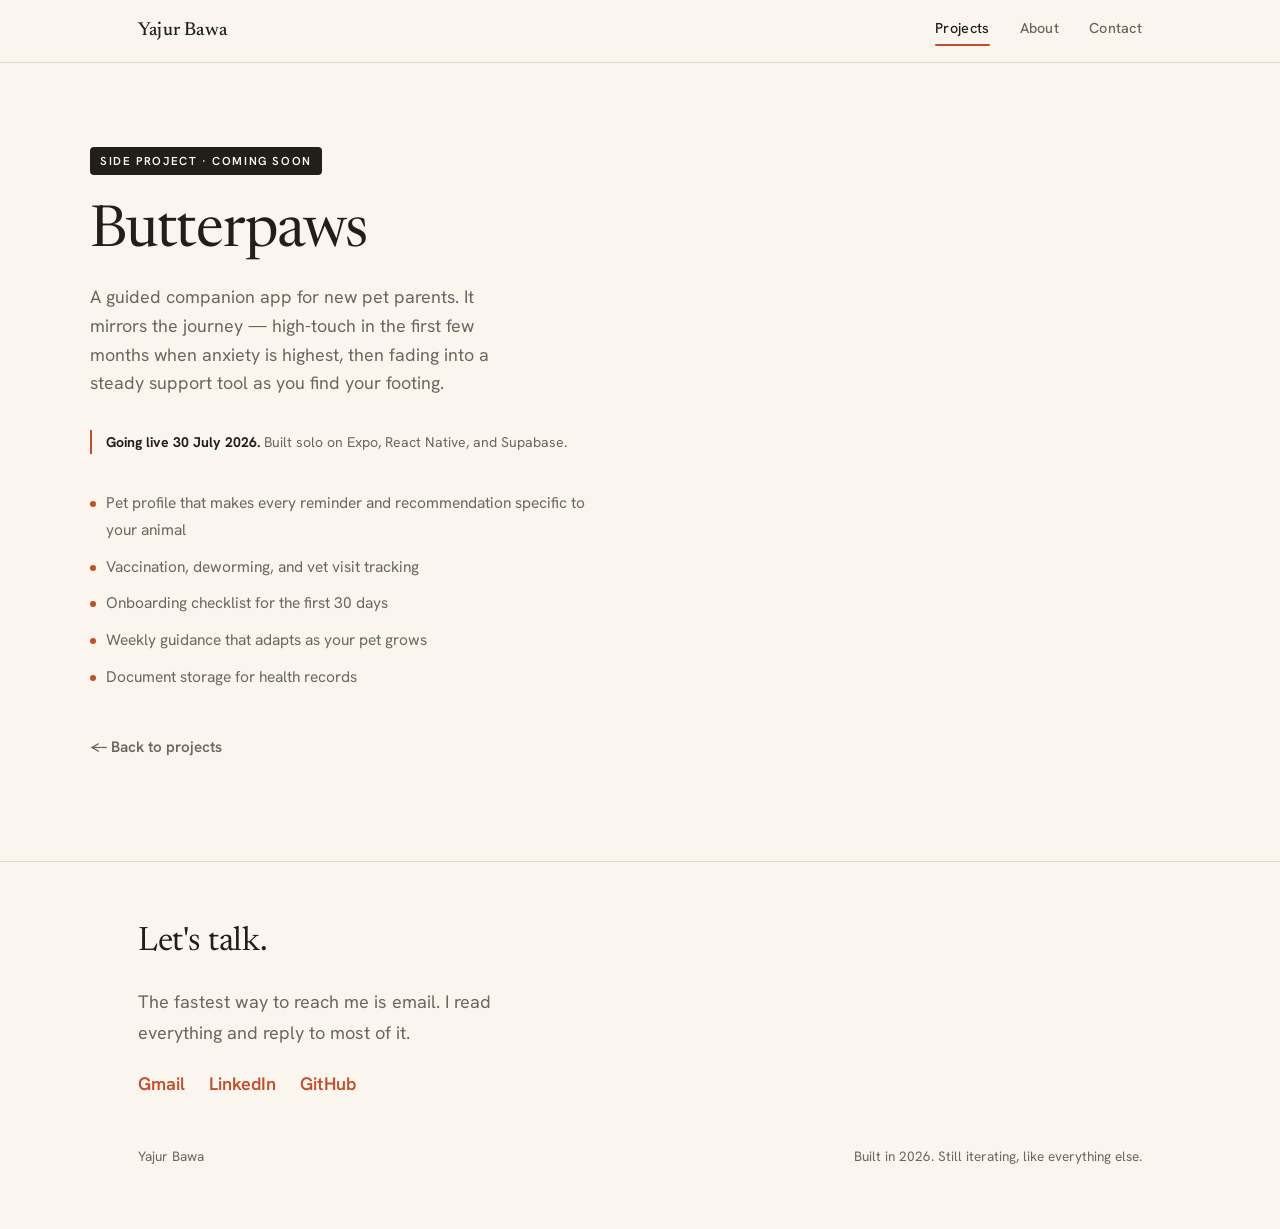
<file: butterpaws.html>
<!DOCTYPE html>
<html lang="en">
<head>
<meta charset="UTF-8">
<meta name="viewport" content="width=device-width, initial-scale=1.0">
<title>Butterpaws — Yajur Bawa</title>
<meta name="description" content="A guided companion app for new pet parents. Coming 30 July 2026.">
<link rel="preconnect" href="https://fonts.googleapis.com">
<link rel="preconnect" href="https://fonts.gstatic.com" crossorigin>
<link href="https://fonts.googleapis.com/css2?family=Newsreader:ital,opsz,wght@0,6..72,400;0,6..72,500;1,6..72,400;1,6..72,500&family=Hanken+Grotesk:wght@400;500;600&display=swap" rel="stylesheet">
<link rel="stylesheet" href="style.css">
<link rel="icon" href="favicon.svg" type="image/svg+xml">
<style>
  .cs-wrap{
    min-height:62vh;
    display:flex;align-items:center;
    padding:80px 0 60px;
  }
  .cs-inner{
    max-width:520px;
  }
  .cs-badge{
    display:inline-block;
    font-size:0.72rem;font-weight:600;text-transform:uppercase;
    letter-spacing:0.14em;
    background:var(--ink);color:var(--paper);
    border-radius:4px;padding:4px 10px;
    margin-bottom:28px;
  }
  .cs-inner h1{
    font-family:"Newsreader",Georgia,serif;font-weight:400;
    font-size:clamp(2.4rem,2rem + 2vw,3.6rem);
    line-height:1.05;letter-spacing:-0.015em;
    margin-bottom:20px;
  }
  .cs-inner .tagline{
    font-size:1.12rem;color:var(--taupe);
    line-height:1.6;max-width:44ch;
    margin-bottom:32px;
  }
  .cs-eta{
    font-size:0.88rem;color:var(--taupe);
    border-left:2px solid var(--ember);
    padding-left:14px;
    margin-bottom:36px;
  }
  .cs-eta strong{color:var(--ink)}
  .cs-features{
    list-style:none;padding:0;margin:0 0 40px;
    display:flex;flex-direction:column;gap:10px;
  }
  .cs-features li{
    display:flex;align-items:baseline;gap:10px;
    font-size:0.97rem;color:var(--taupe);
  }
  .cs-features li::before{
    content:"";
    display:inline-block;
    width:6px;height:6px;border-radius:50%;
    background:var(--ember);flex-shrink:0;
    position:relative;top:-1px;
  }
  .cs-back{
    display:inline-flex;align-items:center;gap:6px;
    font-weight:600;font-size:0.95rem;color:var(--taupe);
  }
  .cs-back:hover{color:var(--ember);text-decoration:none}
</style>
</head>
<body>

<header class="topbar">
  <div class="container topbar-inner">
    <a class="brand" href="index.html">Yajur Bawa</a>
    <nav class="navlinks">
      <a href="projects.html" class="active">Projects</a>
      <a href="about.html">About</a>
      <a href="#contact">Contact</a>
    </nav>
  </div>
</header>

<main>
  <div class="container cs-wrap">
    <div class="cs-inner">
      <span class="cs-badge">Side project &middot; Coming soon</span>
      <h1>Butterpaws</h1>
      <p class="tagline">A guided companion app for new pet parents. It mirrors the journey — high-touch in the first few months when anxiety is highest, then fading into a steady support tool as you find your footing.</p>

      <div class="cs-eta">
        <strong>Going live 30 July 2026.</strong> Built solo on Expo, React Native, and Supabase.
      </div>

      <ul class="cs-features">
        <li>Pet profile that makes every reminder and recommendation specific to your animal</li>
        <li>Vaccination, deworming, and vet visit tracking</li>
        <li>Onboarding checklist for the first 30 days</li>
        <li>Weekly guidance that adapts as your pet grows</li>
        <li>Document storage for health records</li>
      </ul>

      <a class="cs-back" href="projects.html">&larr; Back to projects</a>
    </div>
  </div>
</main>

<footer class="footer" id="contact">
  <div class="container">
    <h2>Let's talk.</h2>
    <p>The fastest way to reach me is email. I read everything and reply to most of it.</p>
    <div class="footer-links">
      <a href="mailto:bawayajur@gmail.com">Gmail</a>
      <a href="https://www.linkedin.com/in/yajur-bawa" target="_blank" rel="noopener">LinkedIn</a>
      <a href="https://github.com/yaj-bot/portfolio" target="_blank" rel="noopener">GitHub</a>
    </div>
    <div class="footer-base">
      <span>Yajur Bawa</span>
      <span>Built in 2026. Still iterating, like everything else.</span>
    </div>
  </div>
</footer>

<script src="app.js"></script>
</body>
</html>
</file>
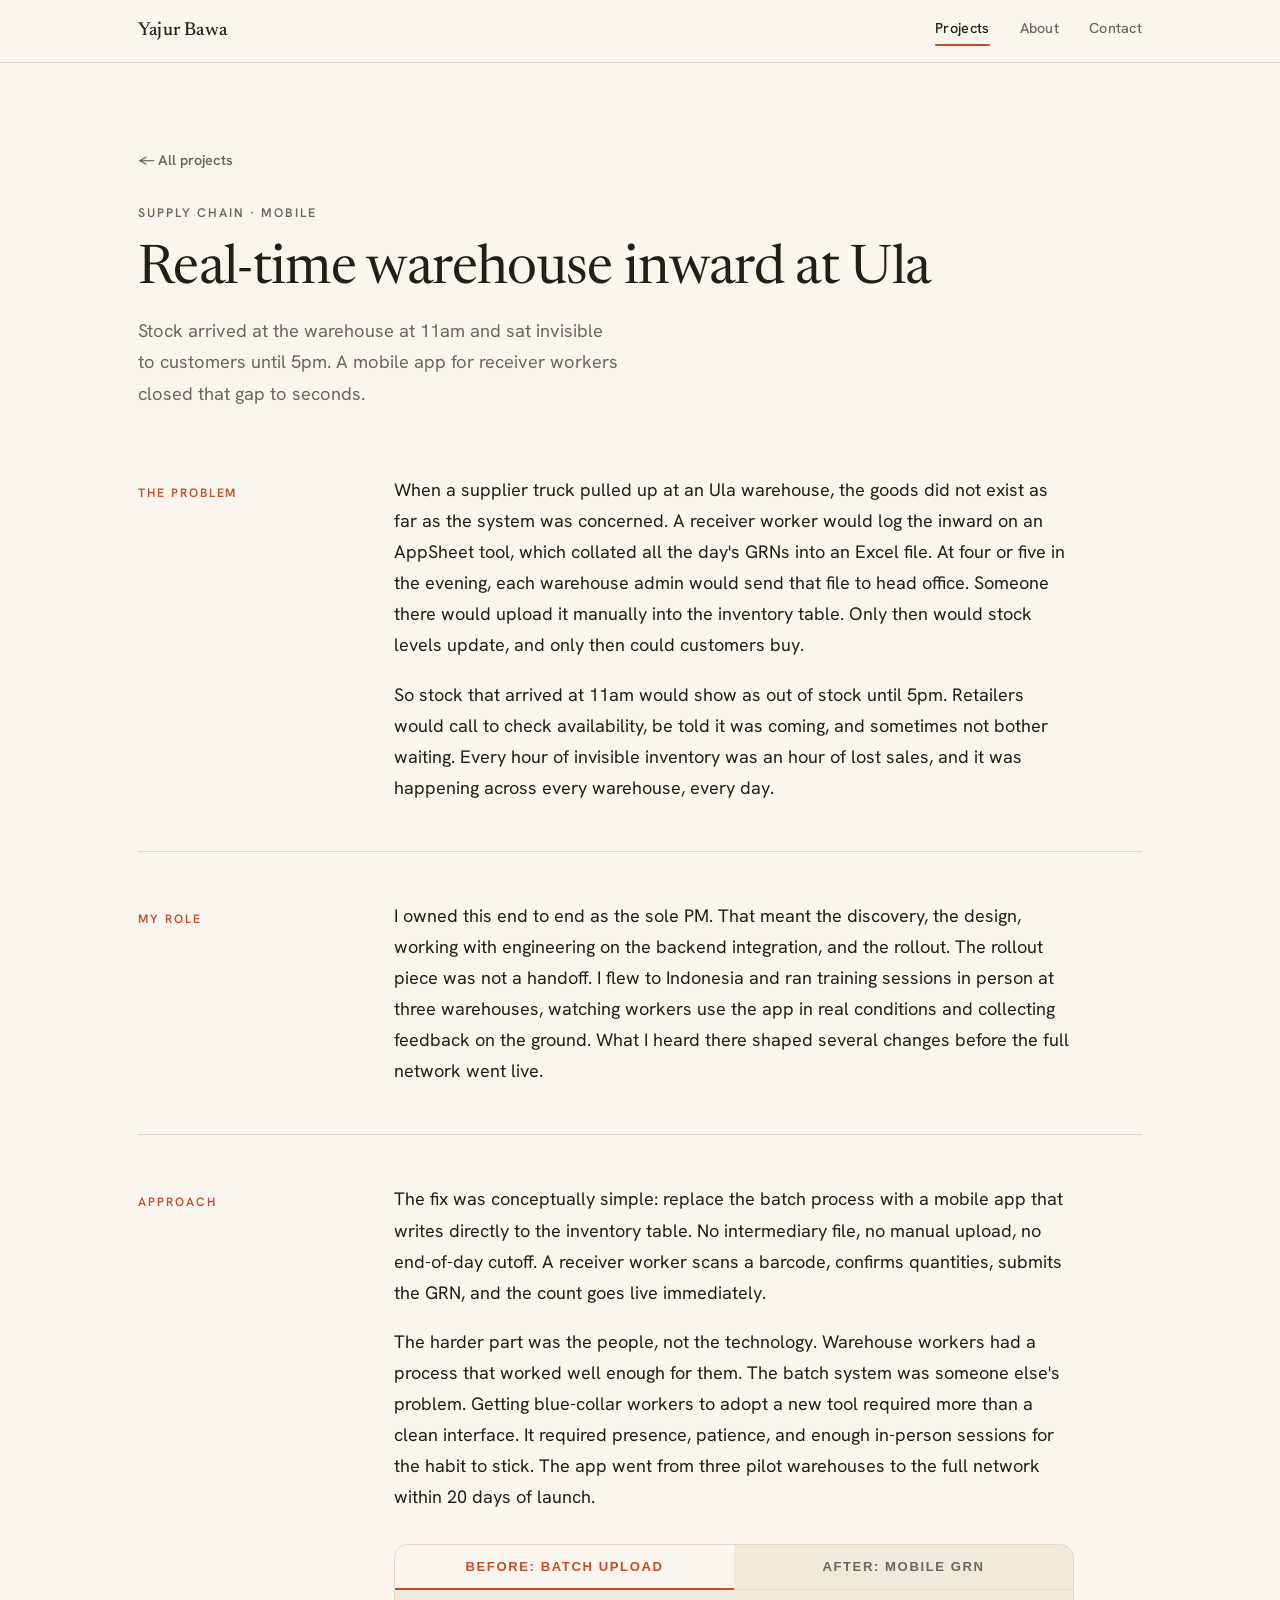
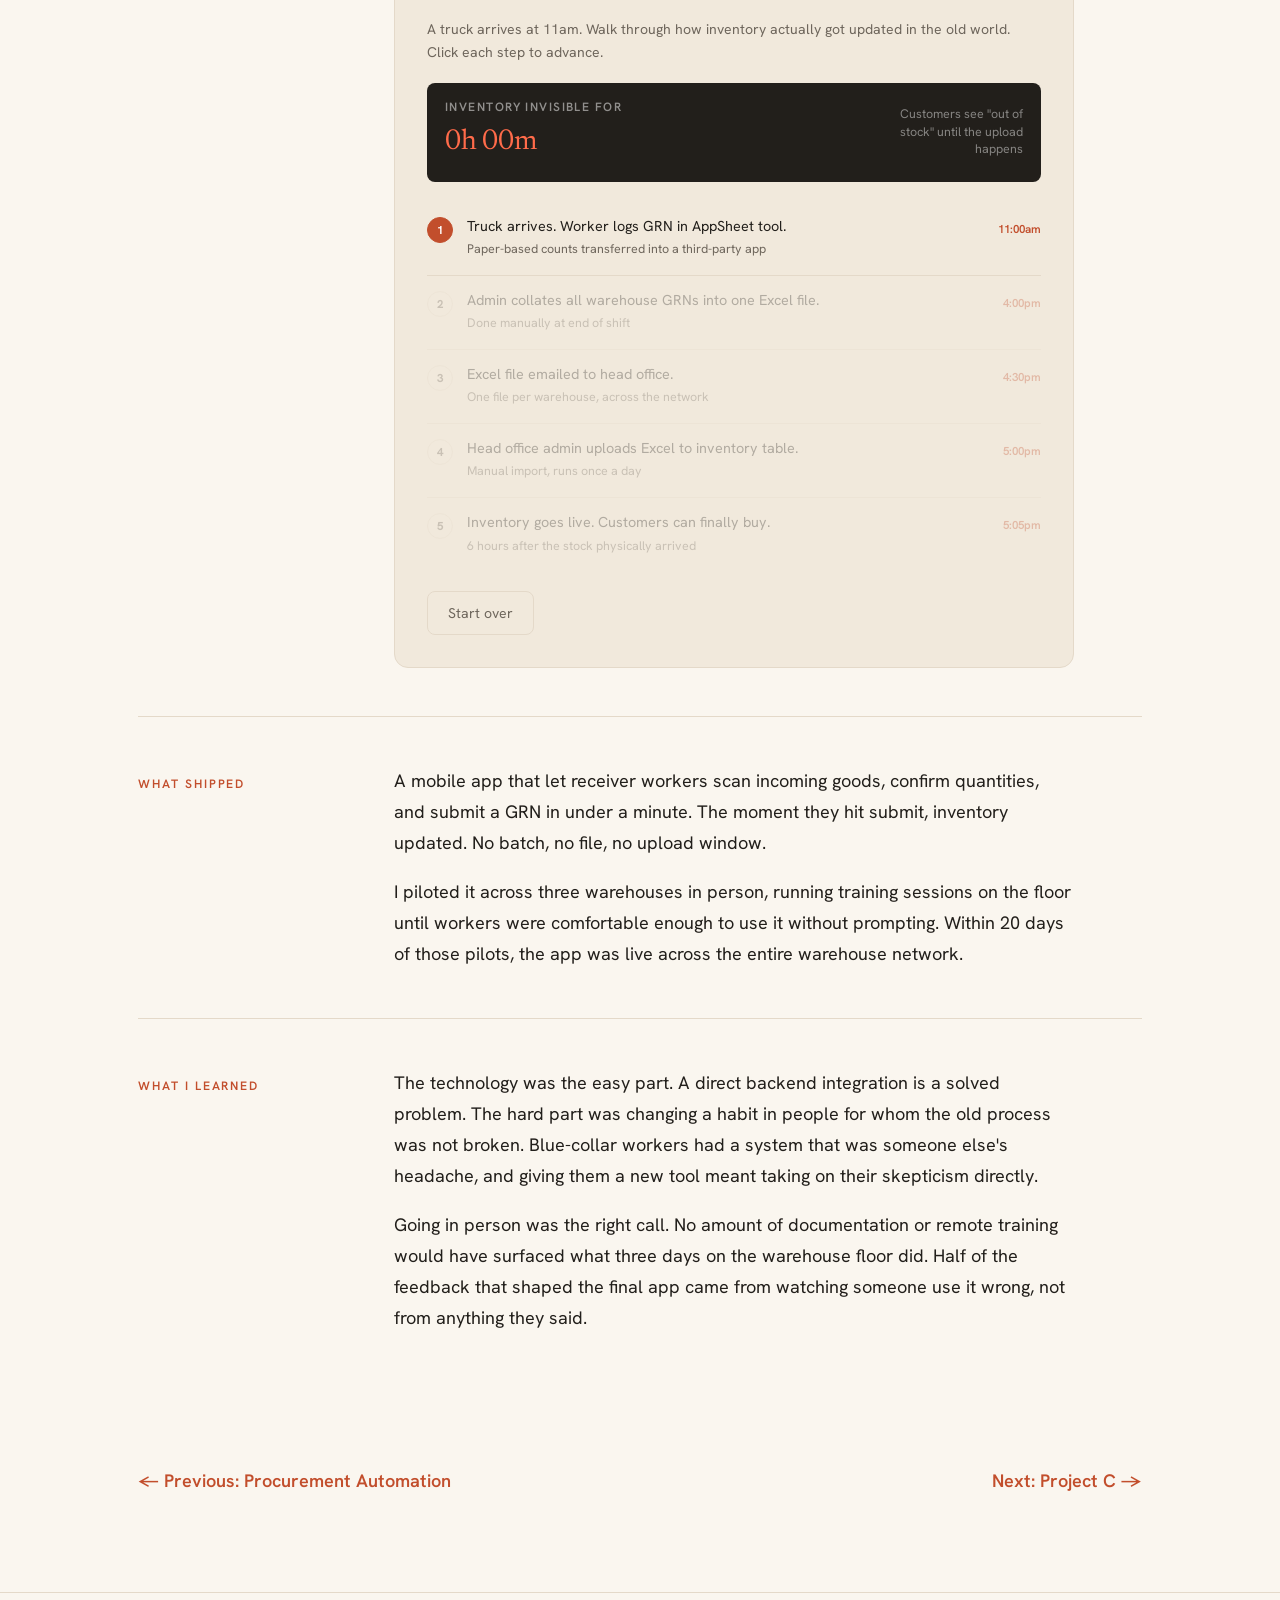
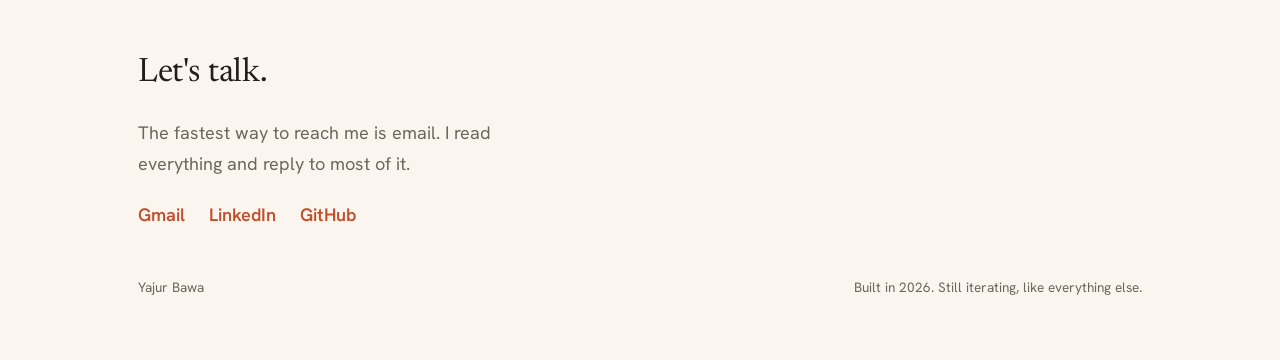
<file: grn-wms.html>
<!DOCTYPE html>
<html lang="en">
<head>
<meta charset="UTF-8">
<meta name="viewport" content="width=device-width, initial-scale=1.0">
<title>GRN on Mobile at Ula | Yajur Bawa</title>
<meta name="description" content="How Yajur Bawa replaced a daily batch upload process with a real-time mobile GRN app at Ula.">
<link rel="preconnect" href="https://fonts.googleapis.com">
<link rel="preconnect" href="https://fonts.gstatic.com" crossorigin>
<link href="https://fonts.googleapis.com/css2?family=Newsreader:ital,opsz,wght@0,6..72,400;0,6..72,500;1,6..72,400;1,6..72,500&family=Hanken+Grotesk:wght@400;500;600&display=swap" rel="stylesheet">
<link rel="stylesheet" href="style.css">
<link rel="icon" href="favicon.svg" type="image/svg+xml">

<style>
/* ── warehouse game shell ─────────────────────── */
.game-wrap{
  border:1px solid var(--line);
  border-radius:14px;
  overflow:hidden;
  margin-top:32px;
  background:var(--surface);
}

.game-mode-bar{
  display:flex;
  border-bottom:1px solid var(--line);
}
.game-mode-btn{
  flex:1;
  padding:14px 20px;
  font-size:0.82rem;font-weight:600;
  text-transform:uppercase;letter-spacing:0.12em;
  background:none;border:none;cursor:pointer;
  color:var(--taupe);
  transition:background .18s, color .18s;
  border-bottom:2px solid transparent;
  margin-bottom:-1px;
}
.game-mode-btn.active{
  color:var(--ember);
  border-bottom-color:var(--ember);
  background:var(--paper);
}

.game-stage{
  padding:28px 32px 32px;
}

/* ── warehouse scene ──────────────────────────── */
.warehouse-scene{
  background:var(--paper);
  border:1px solid var(--line);
  border-radius:10px;
  padding:24px;
  margin-bottom:24px;
  min-height:180px;
  position:relative;
}

.scene-label{
  font-size:0.7rem;font-weight:600;text-transform:uppercase;
  letter-spacing:0.14em;color:var(--taupe);
  margin-bottom:16px;
}

.truck-area{
  display:flex;align-items:center;gap:20px;
  margin-bottom:20px;
}

.truck-icon{
  font-size:2.4rem;flex-shrink:0;
}

.items-grid{
  display:flex;gap:10px;flex-wrap:wrap;
}

.item-box{
  width:64px;height:64px;
  border:2px solid var(--line);
  border-radius:8px;
  background:var(--surface);
  display:flex;flex-direction:column;
  align-items:center;justify-content:center;
  font-size:1.4rem;
  cursor:pointer;
  transition:border-color .15s, background .15s, transform .1s;
  position:relative;
  user-select:none;
}
.item-box:hover{
  border-color:var(--ember);
  background:var(--paper);
  transform:translateY(-2px);
}
.item-box.scanned{
  border-color:#4CAF50;
  background:#f0faf0;
  cursor:default;
}
.item-box.scanned::after{
  content:"✓";
  position:absolute;
  top:2px;right:5px;
  font-size:0.7rem;color:#4CAF50;font-weight:700;
}
.item-box .item-name{
  font-size:0.6rem;color:var(--taupe);font-weight:600;
  text-transform:uppercase;letter-spacing:0.05em;
  margin-top:2px;
}

/* ── status strip ─────────────────────────────── */
.status-strip{
  display:flex;gap:16px;align-items:stretch;
  margin-bottom:20px;
  flex-wrap:wrap;
}

.status-card{
  flex:1;min-width:120px;
  background:var(--paper);
  border:1px solid var(--line);
  border-radius:8px;
  padding:12px 16px;
}
.status-card .s-label{
  font-size:0.68rem;font-weight:600;text-transform:uppercase;
  letter-spacing:0.12em;color:var(--taupe);margin-bottom:6px;
}
.status-card .s-val{
  font-family:"Newsreader",Georgia,serif;
  font-size:1.5rem;color:var(--ink);letter-spacing:-0.01em;
}
.status-card.alert .s-val{color:var(--ember)}
.status-card.good .s-val{color:#4CAF50}

/* ── invisible clock ──────────────────────────── */
.invisible-clock{
  background:var(--ink);
  border-radius:8px;
  padding:14px 18px;
  display:flex;align-items:center;justify-content:space-between;
  margin-bottom:20px;
  gap:12px;
}
.clock-label{
  font-size:0.75rem;font-weight:600;text-transform:uppercase;
  letter-spacing:0.12em;color:rgba(255,255,255,0.5);
}
.clock-val{
  font-family:"Newsreader",Georgia,serif;
  font-size:1.8rem;color:#ff6b4a;letter-spacing:-0.01em;
  font-variant-numeric:tabular-nums;
}
.clock-val.stopped{color:#4CAF50}
.clock-note{
  font-size:0.78rem;color:rgba(255,255,255,0.45);
  max-width:22ch;text-align:right;line-height:1.4;
}

/* ── grn panel ────────────────────────────────── */
.grn-panel{
  background:var(--paper);
  border:1px solid var(--line);
  border-radius:10px;
  padding:20px;
  margin-bottom:20px;
}
.grn-panel-title{
  font-size:0.75rem;font-weight:600;text-transform:uppercase;
  letter-spacing:0.12em;color:var(--taupe);margin-bottom:14px;
}
.grn-rows{}
.grn-row{
  display:flex;align-items:center;gap:12px;
  padding:8px 0;
  border-bottom:1px solid var(--line);
  font-size:0.9rem;
}
.grn-row:last-child{border-bottom:none}
.grn-row .gr-icon{font-size:1.2rem;width:28px;text-align:center}
.grn-row .gr-name{flex:1;color:var(--ink);font-weight:500}
.grn-row .gr-qty{
  font-family:"Newsreader",Georgia,serif;
  font-size:1.1rem;color:var(--taupe);
  min-width:60px;text-align:right;
}
.grn-row.pending .gr-qty{color:var(--line)}
.grn-row.scanned .gr-qty{color:var(--ink)}

/* ── action area ──────────────────────────────── */
.action-area{
  display:flex;gap:12px;align-items:center;flex-wrap:wrap;
}

.btn-submit{
  background:var(--ember);color:var(--paper);
  border:none;border-radius:8px;
  padding:12px 28px;
  font-family:"Hanken Grotesk",sans-serif;
  font-size:0.9rem;font-weight:600;
  cursor:pointer;
  transition:opacity .15s, transform .1s;
}
.btn-submit:disabled{opacity:0.35;cursor:not-allowed;transform:none}
.btn-submit:not(:disabled):hover{opacity:0.88;transform:translateY(-1px)}

.btn-reset{
  background:none;border:1px solid var(--line);
  border-radius:8px;padding:12px 20px;
  font-family:"Hanken Grotesk",sans-serif;
  font-size:0.88rem;color:var(--taupe);
  cursor:pointer;
  transition:border-color .15s, color .15s;
}
.btn-reset:hover{border-color:var(--taupe);color:var(--ink)}

.action-hint{
  font-size:0.82rem;color:var(--taupe);line-height:1.5;
}

/* ── result banner ────────────────────────────── */
.result-banner{
  display:none;
  border-radius:10px;
  padding:20px 24px;
  margin-top:16px;
  border-left:4px solid;
}
.result-banner.old-result{
  background:#fff5f2;border-color:var(--ember);
}
.result-banner.new-result{
  background:#f0faf0;border-color:#4CAF50;
}
.result-banner .rb-head{
  font-weight:600;font-size:1rem;margin-bottom:6px;
}
.result-banner .rb-body{
  font-size:0.88rem;color:var(--taupe);line-height:1.6;
}

/* ── old world: batch steps ───────────────────── */
.batch-steps{
  display:flex;flex-direction:column;gap:0;
  margin-bottom:20px;
}
.batch-step{
  display:flex;gap:14px;align-items:flex-start;
  padding:14px 0;
  border-bottom:1px solid var(--line);
  cursor:pointer;
  transition:opacity .2s;
}
.batch-step:last-child{border-bottom:none}
.batch-step.done{opacity:0.45}
.batch-step.active{opacity:1}
.batch-step.locked{opacity:0.3;cursor:not-allowed}
.batch-step .bs-num{
  width:26px;height:26px;border-radius:50%;
  background:var(--surface);border:1.5px solid var(--line);
  display:flex;align-items:center;justify-content:center;
  font-size:0.72rem;font-weight:700;color:var(--taupe);
  flex-shrink:0;margin-top:1px;
  transition:background .2s, border-color .2s;
}
.batch-step.done .bs-num{
  background:#4CAF50;border-color:#4CAF50;color:#fff;
}
.batch-step.active .bs-num{
  background:var(--ember);border-color:var(--ember);color:#fff;
}
.batch-step .bs-text{
  font-size:0.9rem;color:var(--ink);line-height:1.5;
}
.batch-step .bs-sub{
  font-size:0.78rem;color:var(--taupe);margin-top:2px;
}
.batch-step .bs-time{
  margin-left:auto;flex-shrink:0;
  font-size:0.72rem;font-weight:600;
  color:var(--ember);
  font-variant-numeric:tabular-nums;
  padding-top:3px;
}
</style>
</head>
<body>

<header class="topbar">
  <div class="container topbar-inner">
    <a class="brand" href="index.html">Yajur Bawa</a>
    <nav class="navlinks">
      <a href="projects.html" class="active">Projects</a>
      <a href="about.html">About</a>
      <a href="#contact">Contact</a>
    </nav>
  </div>
</header>

<main>

  <section class="detail-head">
    <div class="container">
      <a class="back" href="projects.html">&larr; All projects</a>
      <p class="eyebrow">Supply chain &middot; Mobile</p>
      <h1>Real-time warehouse inward at Ula</h1>
      <p class="tagline">Stock arrived at the warehouse at 11am and sat invisible to customers until 5pm. A mobile app for receiver workers closed that gap to seconds.</p>
    </div>
  </section>

  <section class="block">
    <div class="container">
      <div class="block-grid reveal">
        <div class="block-label">The problem</div>
        <div class="block-body">
          <p>When a supplier truck pulled up at an Ula warehouse, the goods did not exist as far as the system was concerned. A receiver worker would log the inward on an AppSheet tool, which collated all the day's GRNs into an Excel file. At four or five in the evening, each warehouse admin would send that file to head office. Someone there would upload it manually into the inventory table. Only then would stock levels update, and only then could customers buy.</p>
          <p>So stock that arrived at 11am would show as out of stock until 5pm. Retailers would call to check availability, be told it was coming, and sometimes not bother waiting. Every hour of invisible inventory was an hour of lost sales, and it was happening across every warehouse, every day.</p>
        </div>
      </div>
    </div>
  </section>

  <div class="container"><hr class="divider"></div>

  <section class="block">
    <div class="container">
      <div class="block-grid reveal">
        <div class="block-label">My role</div>
        <div class="block-body">
          <p>I owned this end to end as the sole PM. That meant the discovery, the design, working with engineering on the backend integration, and the rollout. The rollout piece was not a handoff. I flew to Indonesia and ran training sessions in person at three warehouses, watching workers use the app in real conditions and collecting feedback on the ground. What I heard there shaped several changes before the full network went live.</p>
        </div>
      </div>
    </div>
  </section>

  <div class="container"><hr class="divider"></div>

  <section class="block">
    <div class="container">
      <div class="block-grid reveal">
        <div class="block-label">Approach</div>
        <div class="block-body">
          <p>The fix was conceptually simple: replace the batch process with a mobile app that writes directly to the inventory table. No intermediary file, no manual upload, no end-of-day cutoff. A receiver worker scans a barcode, confirms quantities, submits the GRN, and the count goes live immediately.</p>
          <p>The harder part was the people, not the technology. Warehouse workers had a process that worked well enough for them. The batch system was someone else's problem. Getting blue-collar workers to adopt a new tool required more than a clean interface. It required presence, patience, and enough in-person sessions for the habit to stick. The app went from three pilot warehouses to the full network within 20 days of launch.</p>

          <!-- ── WAREHOUSE GAME ───────────────────────────── -->
          <div class="game-wrap" id="warehouseGame">
            <div class="game-mode-bar">
              <button class="game-mode-btn active" onclick="setMode('old')" id="btnOld">Before: Batch upload</button>
              <button class="game-mode-btn" onclick="setMode('new')" id="btnNew">After: Mobile GRN</button>
            </div>

            <!-- OLD WORLD -->
            <div class="game-stage" id="stageOld">
              <p style="font-size:0.88rem;color:var(--taupe);margin-bottom:20px;line-height:1.6;">A truck arrives at 11am. Walk through how inventory actually got updated in the old world. Click each step to advance.</p>

              <div class="invisible-clock">
                <div>
                  <div class="clock-label">Inventory invisible for</div>
                  <div class="clock-val" id="oldClock">0h 00m</div>
                </div>
                <div class="clock-note">Customers see "out of stock" until the upload happens</div>
              </div>

              <div class="batch-steps">
                <div class="batch-step active" id="step1" onclick="advanceStep(1)">
                  <div class="bs-num">1</div>
                  <div>
                    <div class="bs-text">Truck arrives. Worker logs GRN in AppSheet tool.</div>
                    <div class="bs-sub">Paper-based counts transferred into a third-party app</div>
                  </div>
                  <div class="bs-time" id="t1">11:00am</div>
                </div>
                <div class="batch-step locked" id="step2" onclick="advanceStep(2)">
                  <div class="bs-num">2</div>
                  <div>
                    <div class="bs-text">Admin collates all warehouse GRNs into one Excel file.</div>
                    <div class="bs-sub">Done manually at end of shift</div>
                  </div>
                  <div class="bs-time" id="t2">4:00pm</div>
                </div>
                <div class="batch-step locked" id="step3" onclick="advanceStep(3)">
                  <div class="bs-num">3</div>
                  <div>
                    <div class="bs-text">Excel file emailed to head office.</div>
                    <div class="bs-sub">One file per warehouse, across the network</div>
                  </div>
                  <div class="bs-time" id="t3">4:30pm</div>
                </div>
                <div class="batch-step locked" id="step4" onclick="advanceStep(4)">
                  <div class="bs-num">4</div>
                  <div>
                    <div class="bs-text">Head office admin uploads Excel to inventory table.</div>
                    <div class="bs-sub">Manual import, runs once a day</div>
                  </div>
                  <div class="bs-time" id="t4">5:00pm</div>
                </div>
                <div class="batch-step locked" id="step5" onclick="advanceStep(5)">
                  <div class="bs-num">5</div>
                  <div>
                    <div class="bs-text">Inventory goes live. Customers can finally buy.</div>
                    <div class="bs-sub">6 hours after the stock physically arrived</div>
                  </div>
                  <div class="bs-time" id="t5">5:05pm</div>
                </div>
              </div>

              <div class="result-banner old-result" id="oldResult">
                <div class="rb-head">6 hours of invisible inventory. Every day.</div>
                <div class="rb-body">Stock that arrived at 11am was live for customers at 5pm. Any retailer who called in that window was told to wait. Multiply this across every warehouse and every delivery, and the opportunity loss adds up fast.</div>
              </div>

              <div class="action-area">
                <button class="btn-reset" onclick="resetOld()">Start over</button>
              </div>
            </div>

            <!-- NEW WORLD -->
            <div class="game-stage" id="stageNew" style="display:none">
              <p style="font-size:0.88rem;color:var(--taupe);margin-bottom:20px;line-height:1.6;">Same truck. Same 11am arrival. Now you're the receiver worker with the app. Click each item to scan it, then submit.</p>

              <div class="invisible-clock">
                <div>
                  <div class="clock-label">Inventory invisible for</div>
                  <div class="clock-val" id="newClock">0s</div>
                </div>
                <div class="clock-note" id="newClockNote">Clock starts when the truck arrives</div>
              </div>

              <div class="warehouse-scene">
                <div class="scene-label">Truck at the dock — tap each item to scan</div>
                <div class="truck-area">
                  <div class="truck-icon">🚛</div>
                  <div class="items-grid" id="itemsGrid">
                    <div class="item-box" id="item0" onclick="scanItem(0)">📦<div class="item-name">Rice 5kg</div></div>
                    <div class="item-box" id="item1" onclick="scanItem(1)">🧴<div class="item-name">Cooking Oil</div></div>
                    <div class="item-box" id="item2" onclick="scanItem(2)">🧂<div class="item-name">Sugar 1kg</div></div>
                    <div class="item-box" id="item3" onclick="scanItem(3)">🥫<div class="item-name">Instant Noodles</div></div>
                    <div class="item-box" id="item4" onclick="scanItem(4)">🧻<div class="item-name">Tissue</div></div>
                  </div>
                </div>
              </div>

              <div class="grn-panel">
                <div class="grn-panel-title">GRN — Goods Receipt Note</div>
                <div class="grn-rows" id="grnRows">
                  <div class="grn-row pending" id="row0"><span class="gr-icon">📦</span><span class="gr-name">Rice 5kg</span><span class="gr-qty">— units</span></div>
                  <div class="grn-row pending" id="row1"><span class="gr-icon">🧴</span><span class="gr-name">Cooking Oil</span><span class="gr-qty">— units</span></div>
                  <div class="grn-row pending" id="row2"><span class="gr-icon">🧂</span><span class="gr-name">Sugar 1kg</span><span class="gr-qty">— units</span></div>
                  <div class="grn-row pending" id="row3"><span class="gr-icon">🥫</span><span class="gr-name">Instant Noodles</span><span class="gr-qty">— units</span></div>
                  <div class="grn-row pending" id="row4"><span class="gr-icon">🧻</span><span class="gr-name">Tissue</span><span class="gr-qty">— units</span></div>
                </div>
              </div>

              <div class="action-area" style="margin-bottom:16px;">
                <button class="btn-submit" id="btnSubmit" disabled onclick="submitGRN()">Submit GRN</button>
                <button class="btn-reset" onclick="resetNew()">Start over</button>
                <span class="action-hint" id="scanHint">Scan all 5 items to enable submit</span>
              </div>

              <div class="result-banner new-result" id="newResult">
                <div class="rb-head" id="newResultHead"></div>
                <div class="rb-body">Inventory updated in seconds. No Excel. No email. No head office upload. The same stock that took 6 hours to go live now appears the moment it's physically inside the warehouse.</div>
              </div>

            </div>
          </div>
          <!-- ── END GAME ────────────────────────────────── -->

        </div>
      </div>
    </div>
  </section>

  <div class="container"><hr class="divider"></div>

  <section class="block">
    <div class="container">
      <div class="block-grid reveal">
        <div class="block-label">What shipped</div>
        <div class="block-body">
          <p>A mobile app that let receiver workers scan incoming goods, confirm quantities, and submit a GRN in under a minute. The moment they hit submit, inventory updated. No batch, no file, no upload window.</p>
          <p>I piloted it across three warehouses in person, running training sessions on the floor until workers were comfortable enough to use it without prompting. Within 20 days of those pilots, the app was live across the entire warehouse network.</p>
        </div>
      </div>
    </div>
  </section>

  <div class="container"><hr class="divider"></div>

  <section class="block">
    <div class="container">
      <div class="block-grid reveal">
        <div class="block-label">What I learned</div>
        <div class="block-body">
          <p>The technology was the easy part. A direct backend integration is a solved problem. The hard part was changing a habit in people for whom the old process was not broken. Blue-collar workers had a system that was someone else's headache, and giving them a new tool meant taking on their skepticism directly.</p>
          <p>Going in person was the right call. No amount of documentation or remote training would have surfaced what three days on the warehouse floor did. Half of the feedback that shaped the final app came from watching someone use it wrong, not from anything they said.</p>
        </div>
      </div>
    </div>
  </section>

  <section class="block">
    <div class="container">
      <div class="proj-nav">
        <a href="automate-procurement.html">&larr; Previous: Procurement Automation</a>
        <a href="project-c.html">Next: Project C &rarr;</a>
      </div>
    </div>
  </section>

</main>

<footer class="footer" id="contact">
  <div class="container">
    <h2>Let's talk.</h2>
    <p>The fastest way to reach me is email. I read everything and reply to most of it.</p>
    <div class="footer-links">
      <a href="mailto:bawayajur@gmail.com">Gmail</a>
      <a href="https://www.linkedin.com/in/yajur-bawa" target="_blank" rel="noopener">LinkedIn</a>
      <a href="https://github.com/yaj-bot/portfolio" target="_blank" rel="noopener">GitHub</a>
    </div>
    <div class="footer-base">
      <span>Yajur Bawa</span>
      <span>Built in 2026. Still iterating, like everything else.</span>
    </div>
  </div>
</footer>

<script src="app.js"></script>
<script>
// ── mode toggle ──────────────────────────────────────
function setMode(mode) {
  document.getElementById('stageOld').style.display = mode === 'old' ? 'block' : 'none';
  document.getElementById('stageNew').style.display = mode === 'new' ? 'block' : 'none';
  document.getElementById('btnOld').classList.toggle('active', mode === 'old');
  document.getElementById('btnNew').classList.toggle('active', mode === 'new');
  if (mode === 'new' && !newStarted) startNewClock();
}

// ── OLD WORLD ────────────────────────────────────────
let oldStep = 1;
const stepTimes = [0, 0, 300, 330, 360, 365]; // minutes from 11am

function advanceStep(n) {
  if (n !== oldStep) return;
  const el = document.getElementById('step' + n);
  el.classList.remove('active');
  el.classList.add('done');
  el.onclick = null;

  const clockMins = stepTimes[n];
  updateOldClock(clockMins);

  if (n < 5) {
    oldStep = n + 1;
    const next = document.getElementById('step' + oldStep);
    next.classList.remove('locked');
    next.classList.add('active');
  } else {
    document.getElementById('oldResult').style.display = 'block';
  }
}

function updateOldClock(mins) {
  const h = Math.floor(mins / 60);
  const m = mins % 60;
  document.getElementById('oldClock').textContent = h + 'h ' + String(m).padStart(2,'0') + 'm';
}

function resetOld() {
  oldStep = 1;
  for (let i = 1; i <= 5; i++) {
    const el = document.getElementById('step' + i);
    el.classList.remove('done', 'active', 'locked');
    el.classList.add(i === 1 ? 'active' : 'locked');
    el.onclick = function(){ advanceStep(i); };
  }
  updateOldClock(0);
  document.getElementById('oldResult').style.display = 'none';
}

// ── NEW WORLD ────────────────────────────────────────
const quantities = [120, 48, 200, 300, 96];
const scanned = [false, false, false, false, false];
let newStarted = false;
let newTimer = null;
let newSeconds = 0;
let submitted = false;

function startNewClock() {
  newStarted = true;
  newTimer = setInterval(() => {
    if (submitted) return;
    newSeconds++;
    document.getElementById('newClock').textContent = newSeconds + 's';
  }, 1000);
}

function scanItem(i) {
  if (scanned[i] || submitted) return;
  scanned[i] = true;

  const box = document.getElementById('item' + i);
  box.classList.add('scanned');
  box.onclick = null;

  const row = document.getElementById('row' + i);
  row.classList.remove('pending');
  row.classList.add('scanned');
  row.querySelector('.gr-qty').textContent = quantities[i] + ' units';

  const allScanned = scanned.every(Boolean);
  if (allScanned) {
    document.getElementById('btnSubmit').disabled = false;
    document.getElementById('scanHint').textContent = 'All items scanned. Ready to submit.';
  } else {
    const left = scanned.filter(Boolean).length;
    document.getElementById('scanHint').textContent = left + ' of 5 scanned';
  }
}

function submitGRN() {
  if (submitted) return;
  submitted = true;
  clearInterval(newTimer);

  const clock = document.getElementById('newClock');
  clock.classList.add('stopped');

  document.getElementById('newClockNote').textContent = 'Inventory updated the moment you submitted';
  document.getElementById('btnSubmit').disabled = true;
  document.getElementById('scanHint').textContent = '';

  const result = document.getElementById('newResult');
  document.getElementById('newResultHead').textContent =
    'Done in ' + newSeconds + ' seconds. Inventory live now.';
  result.style.display = 'block';
}

function resetNew() {
  clearInterval(newTimer);
  newStarted = false;
  submitted = false;
  newSeconds = 0;

  for (let i = 0; i < 5; i++) {
    scanned[i] = false;
    const box = document.getElementById('item' + i);
    box.classList.remove('scanned');
    box.onclick = function(){ scanItem(i); };

    const row = document.getElementById('row' + i);
    row.classList.remove('scanned');
    row.classList.add('pending');
    row.querySelector('.gr-qty').textContent = '— units';
  }

  document.getElementById('newClock').textContent = '0s';
  document.getElementById('newClock').classList.remove('stopped');
  document.getElementById('newClockNote').textContent = 'Clock starts when the truck arrives';
  document.getElementById('btnSubmit').disabled = true;
  document.getElementById('scanHint').textContent = 'Scan all 5 items to enable submit';
  document.getElementById('newResult').style.display = 'none';

  startNewClock();
}
</script>
</body>
</html>
</file>
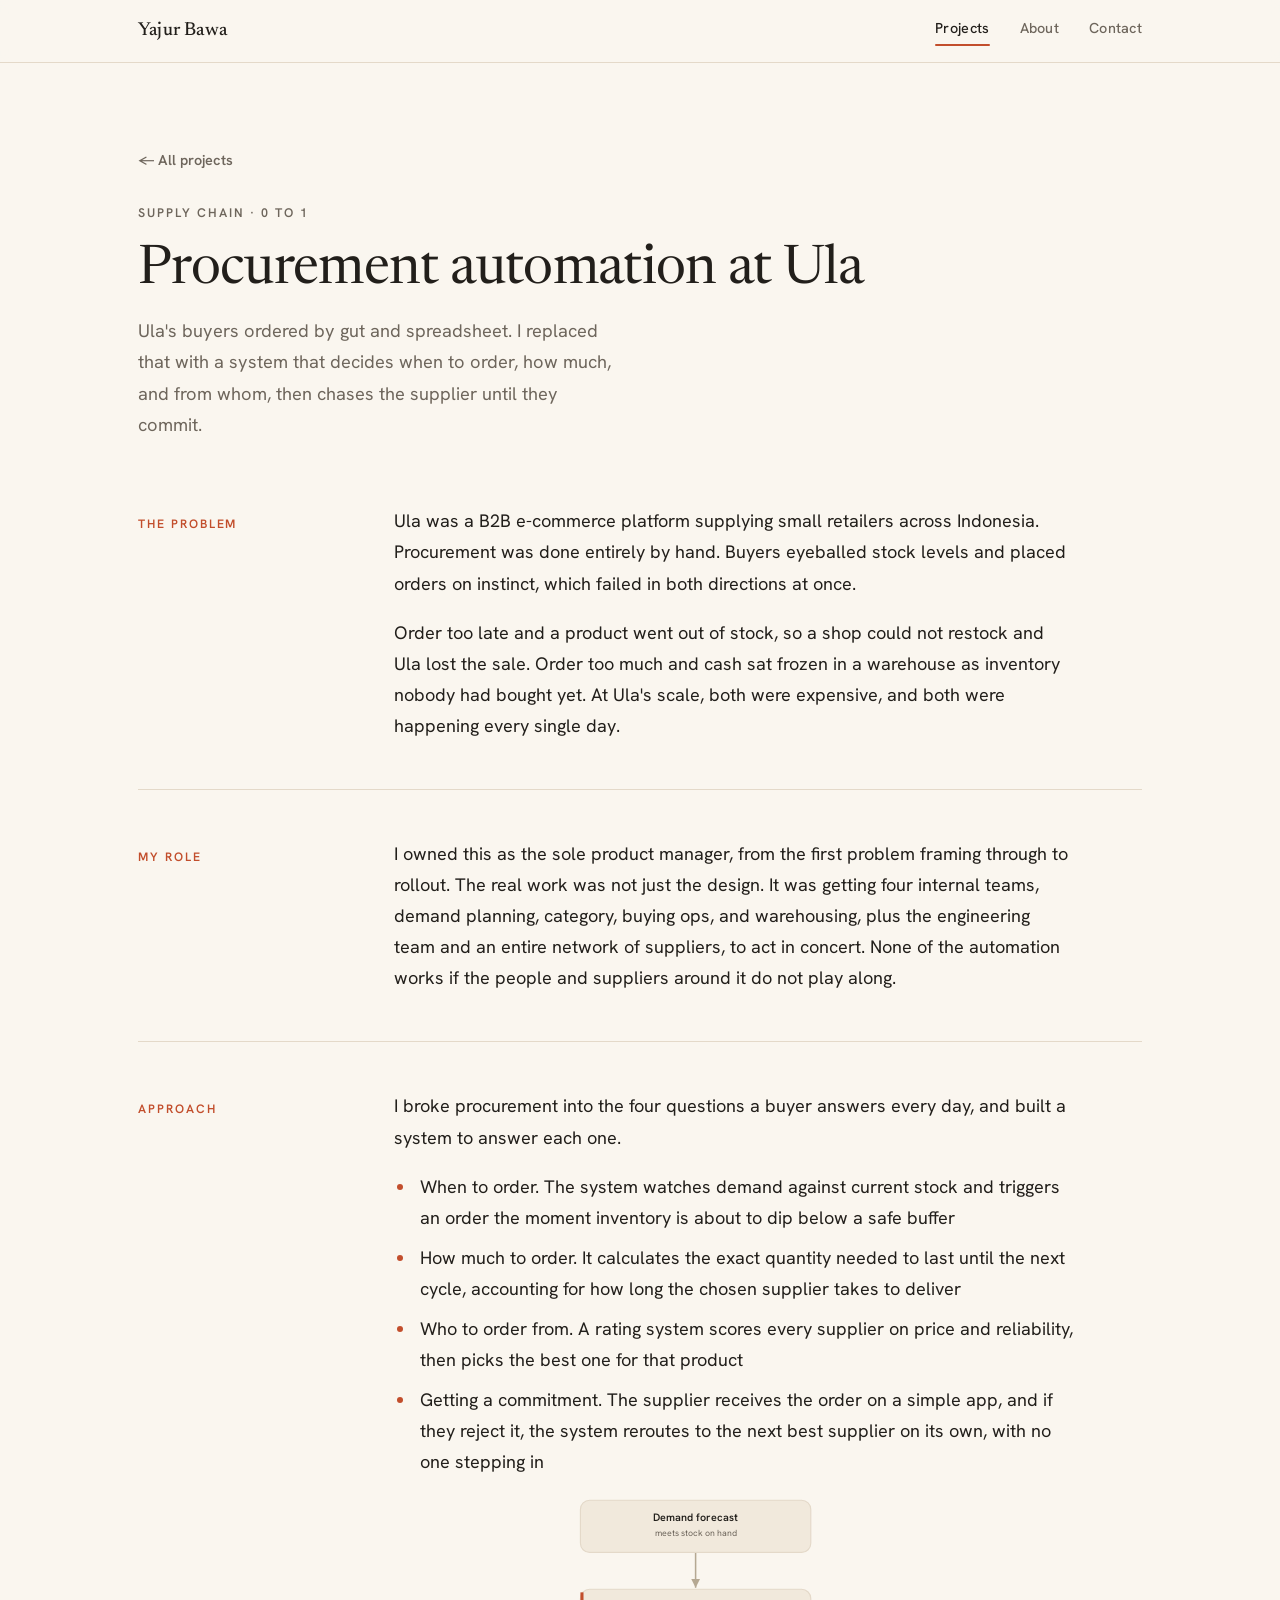
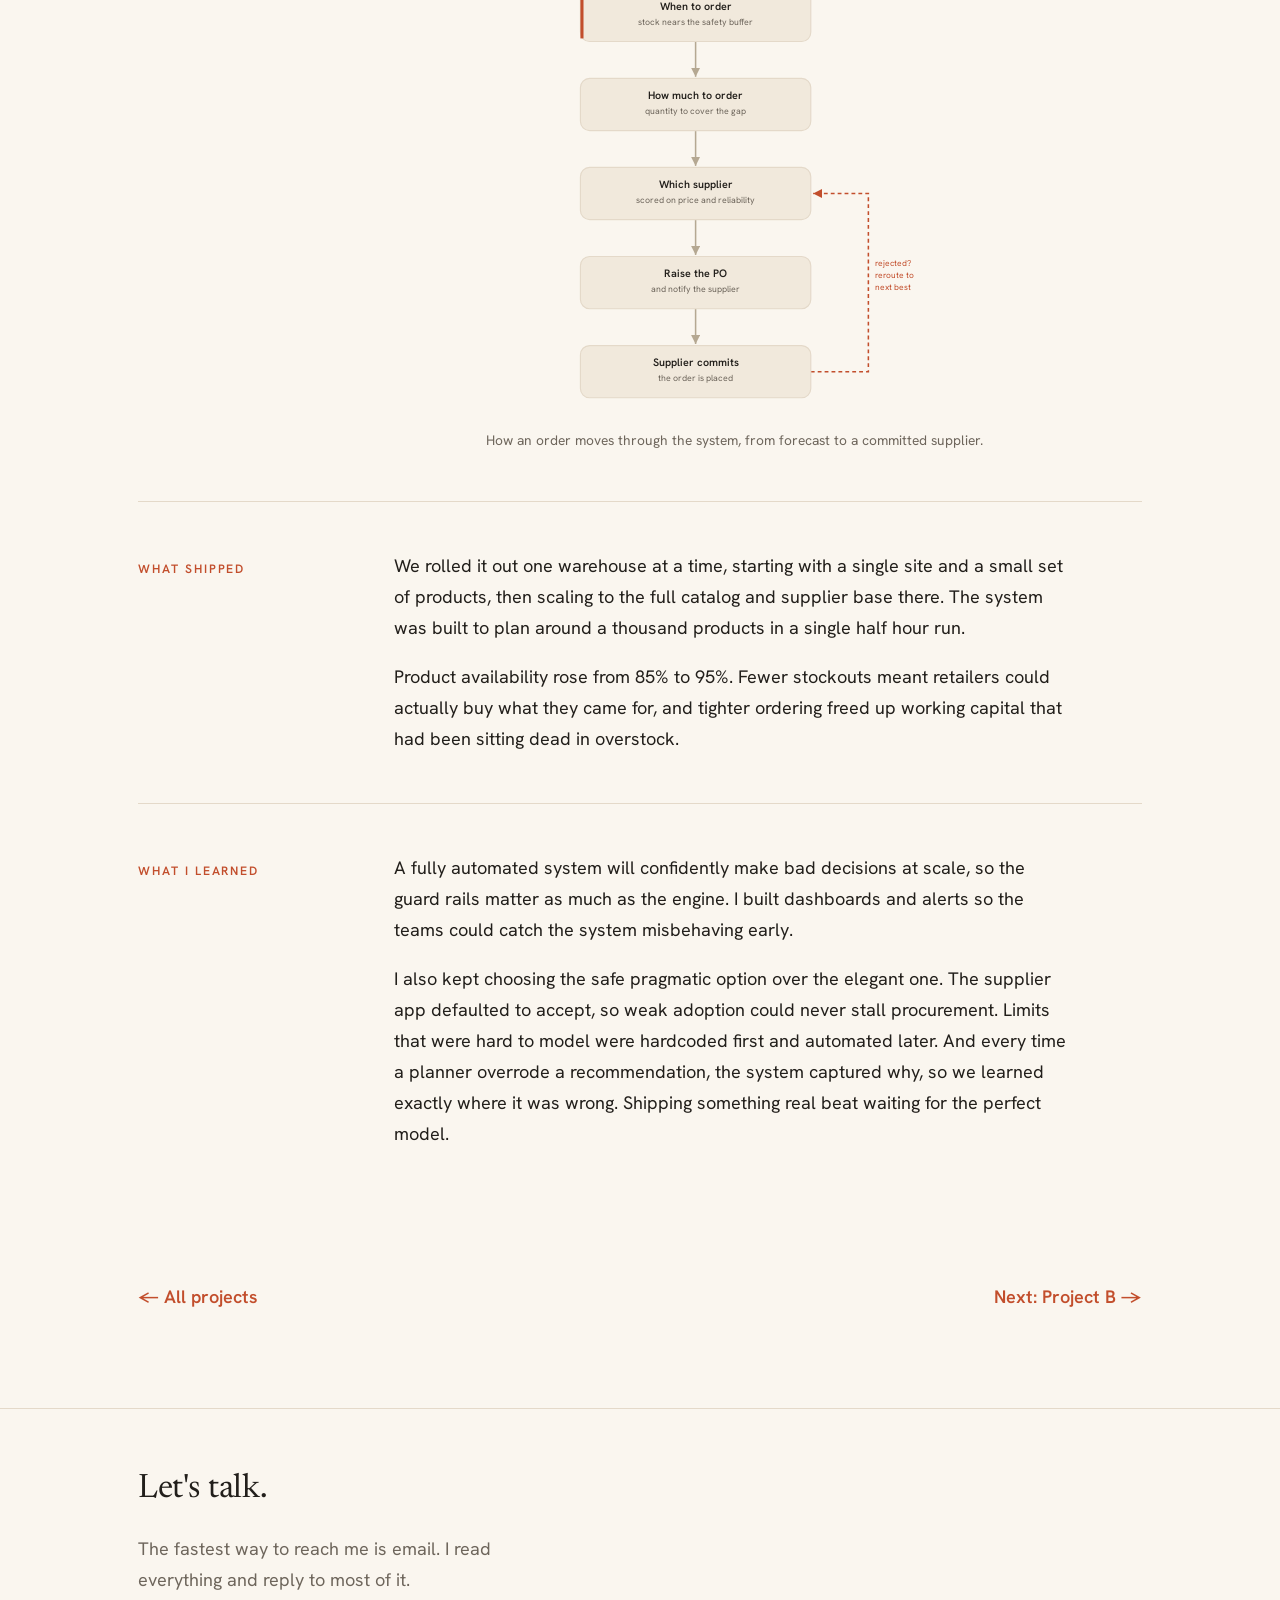
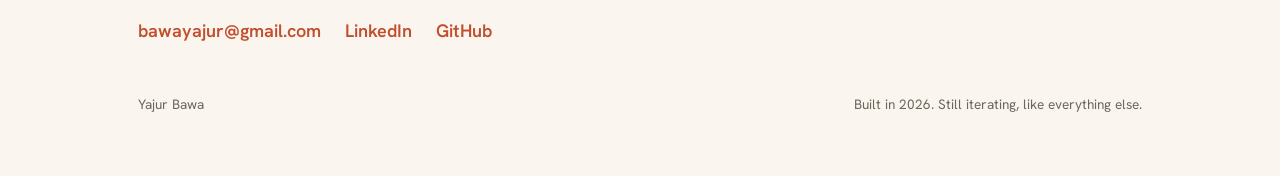
<file: project-a.html>
<!DOCTYPE html>
<html lang="en">
<head>
<meta charset="UTF-8">
<meta name="viewport" content="width=device-width, initial-scale=1.0">
<title>Procurement Automation at Ula — Yajur Bawa</title>
<meta name="description" content="How Yajur Bawa automated end to end procurement at Ula, a B2B e-commerce platform.">
<link rel="preconnect" href="https://fonts.googleapis.com">
<link rel="preconnect" href="https://fonts.gstatic.com" crossorigin>
<link href="https://fonts.googleapis.com/css2?family=Newsreader:ital,opsz,wght@0,6..72,400;0,6..72,500;1,6..72,400;1,6..72,500&family=Hanken+Grotesk:wght@400;500;600&display=swap" rel="stylesheet">
<link rel="stylesheet" href="style.css">
</head>
<body>

<header class="topbar">
  <div class="container topbar-inner">
    <a class="brand" href="index.html">Yajur Bawa</a>
    <nav class="navlinks">
      <a href="projects.html" class="active">Projects</a>
      <a href="about.html">About</a>
      <a href="#contact">Contact</a>
    </nav>
  </div>
</header>

<main>

  <section class="detail-head">
    <div class="container">
      <a class="back" href="projects.html">&larr; All projects</a>
      <p class="eyebrow">Supply chain &middot; 0 to 1</p>
      <h1>Procurement automation at Ula</h1>
      <p class="tagline">Ula's buyers ordered by gut and spreadsheet. I replaced that with a system that decides when to order, how much, and from whom, then chases the supplier until they commit.</p>
    </div>
  </section>

  <section class="block">
    <div class="container">
      <div class="block-grid reveal">
        <div class="block-label">The problem</div>
        <div class="block-body">
          <p>Ula was a B2B e-commerce platform supplying small retailers across Indonesia. Procurement was done entirely by hand. Buyers eyeballed stock levels and placed orders on instinct, which failed in both directions at once.</p>
          <p>Order too late and a product went out of stock, so a shop could not restock and Ula lost the sale. Order too much and cash sat frozen in a warehouse as inventory nobody had bought yet. At Ula's scale, both were expensive, and both were happening every single day.</p>
        </div>
      </div>
    </div>
  </section>

  <div class="container"><hr class="divider"></div>

  <section class="block">
    <div class="container">
      <div class="block-grid reveal">
        <div class="block-label">My role</div>
        <div class="block-body">
          <p>I owned this as the sole product manager, from the first problem framing through to rollout. The real work was not just the design. It was getting four internal teams, demand planning, category, buying ops, and warehousing, plus the engineering team and an entire network of suppliers, to act in concert. None of the automation works if the people and suppliers around it do not play along.</p>
        </div>
      </div>
    </div>
  </section>

  <div class="container"><hr class="divider"></div>

  <section class="block">
    <div class="container">
      <div class="block-grid reveal">
        <div class="block-label">Approach</div>
        <div class="block-body">
          <p>I broke procurement into the four questions a buyer answers every day, and built a system to answer each one.</p>
          <ul>
            <li>When to order. The system watches demand against current stock and triggers an order the moment inventory is about to dip below a safe buffer</li>
            <li>How much to order. It calculates the exact quantity needed to last until the next cycle, accounting for how long the chosen supplier takes to deliver</li>
            <li>Who to order from. A rating system scores every supplier on price and reliability, then picks the best one for that product</li>
            <li>Getting a commitment. The supplier receives the order on a simple app, and if they reject it, the system reroutes to the next best supplier on its own, with no one stepping in</li>
          </ul>

          <div class="diagram">
            <svg viewBox="0 0 560 690" xmlns="http://www.w3.org/2000/svg" role="img" aria-label="Flow of an order from forecast through to a committed supplier">
              <defs>
                <marker id="ah" markerWidth="9" markerHeight="9" refX="6" refY="3" orient="auto"><path d="M0 0 L6 3 L0 6 Z" fill="#B5A892"/></marker>
                <marker id="ahe" markerWidth="9" markerHeight="9" refX="6" refY="3" orient="auto"><path d="M0 0 L6 3 L0 6 Z" fill="#C24E2C"/></marker>
              </defs>

              <!-- arrows -->
              <line x1="230" y1="80"  x2="230" y2="126" stroke="#B5A892" stroke-width="2" marker-end="url(#ah)"/>
              <line x1="230" y1="196" x2="230" y2="242" stroke="#B5A892" stroke-width="2" marker-end="url(#ah)"/>
              <line x1="230" y1="312" x2="230" y2="358" stroke="#B5A892" stroke-width="2" marker-end="url(#ah)"/>
              <line x1="230" y1="428" x2="230" y2="474" stroke="#B5A892" stroke-width="2" marker-end="url(#ah)"/>
              <line x1="230" y1="544" x2="230" y2="590" stroke="#B5A892" stroke-width="2" marker-end="url(#ah)"/>

              <!-- reroute loop -->
              <path d="M380 626 H455 V394 H383" fill="none" stroke="#C24E2C" stroke-width="2" stroke-dasharray="5 4" marker-end="url(#ahe)"/>
              <text x="464" y="488" font-family="'Hanken Grotesk', sans-serif" font-size="11" fill="#C24E2C">rejected?</text>
              <text x="464" y="504" font-family="'Hanken Grotesk', sans-serif" font-size="11" fill="#C24E2C">reroute to</text>
              <text x="464" y="520" font-family="'Hanken Grotesk', sans-serif" font-size="11" fill="#C24E2C">next best</text>

              <!-- nodes -->
              <g>
                <rect x="80" y="12"  width="300" height="68" rx="12" fill="#F1E9DC" stroke="#E4D9C9" stroke-width="1.5"/>
                <text x="230" y="39" text-anchor="middle" font-family="'Hanken Grotesk', sans-serif" font-size="14" font-weight="600" fill="#221F1B">Demand forecast</text>
                <text x="230" y="58" text-anchor="middle" font-family="'Hanken Grotesk', sans-serif" font-size="11.5" fill="#6E665C">meets stock on hand</text>
              </g>
              <g>
                <rect x="80" y="128" width="300" height="68" rx="12" fill="#F1E9DC" stroke="#E4D9C9" stroke-width="1.5"/>
                <rect x="80" y="132" width="4" height="60" fill="#C24E2C"/>
                <text x="230" y="155" text-anchor="middle" font-family="'Hanken Grotesk', sans-serif" font-size="14" font-weight="600" fill="#221F1B">When to order</text>
                <text x="230" y="174" text-anchor="middle" font-family="'Hanken Grotesk', sans-serif" font-size="11.5" fill="#6E665C">stock nears the safety buffer</text>
              </g>
              <g>
                <rect x="80" y="244" width="300" height="68" rx="12" fill="#F1E9DC" stroke="#E4D9C9" stroke-width="1.5"/>
                <text x="230" y="271" text-anchor="middle" font-family="'Hanken Grotesk', sans-serif" font-size="14" font-weight="600" fill="#221F1B">How much to order</text>
                <text x="230" y="290" text-anchor="middle" font-family="'Hanken Grotesk', sans-serif" font-size="11.5" fill="#6E665C">quantity to cover the gap</text>
              </g>
              <g>
                <rect x="80" y="360" width="300" height="68" rx="12" fill="#F1E9DC" stroke="#E4D9C9" stroke-width="1.5"/>
                <text x="230" y="387" text-anchor="middle" font-family="'Hanken Grotesk', sans-serif" font-size="14" font-weight="600" fill="#221F1B">Which supplier</text>
                <text x="230" y="406" text-anchor="middle" font-family="'Hanken Grotesk', sans-serif" font-size="11.5" fill="#6E665C">scored on price and reliability</text>
              </g>
              <g>
                <rect x="80" y="476" width="300" height="68" rx="12" fill="#F1E9DC" stroke="#E4D9C9" stroke-width="1.5"/>
                <text x="230" y="503" text-anchor="middle" font-family="'Hanken Grotesk', sans-serif" font-size="14" font-weight="600" fill="#221F1B">Raise the PO</text>
                <text x="230" y="522" text-anchor="middle" font-family="'Hanken Grotesk', sans-serif" font-size="11.5" fill="#6E665C">and notify the supplier</text>
              </g>
              <g>
                <rect x="80" y="592" width="300" height="68" rx="12" fill="#F1E9DC" stroke="#E4D9C9" stroke-width="1.5"/>
                <text x="230" y="619" text-anchor="middle" font-family="'Hanken Grotesk', sans-serif" font-size="14" font-weight="600" fill="#221F1B">Supplier commits</text>
                <text x="230" y="638" text-anchor="middle" font-family="'Hanken Grotesk', sans-serif" font-size="11.5" fill="#6E665C">the order is placed</text>
              </g>
            </svg>
          </div>
          <p class="diagram-cap">How an order moves through the system, from forecast to a committed supplier.</p>
        </div>
      </div>
    </div>
  </section>

  <div class="container"><hr class="divider"></div>

  <section class="block">
    <div class="container">
      <div class="block-grid reveal">
        <div class="block-label">What shipped</div>
        <div class="block-body">
          <p>We rolled it out one warehouse at a time, starting with a single site and a small set of products, then scaling to the full catalog and supplier base there. The system was built to plan around a thousand products in a single half hour run.</p>
          <p>Product availability rose from 85% to 95%. Fewer stockouts meant retailers could actually buy what they came for, and tighter ordering freed up working capital that had been sitting dead in overstock.</p>
        </div>
      </div>
    </div>
  </section>

  <div class="container"><hr class="divider"></div>

  <section class="block">
    <div class="container">
      <div class="block-grid reveal">
        <div class="block-label">What I learned</div>
        <div class="block-body">
          <p>A fully automated system will confidently make bad decisions at scale, so the guard rails matter as much as the engine. I built dashboards and alerts so the teams could catch the system misbehaving early.</p>
          <p>I also kept choosing the safe pragmatic option over the elegant one. The supplier app defaulted to accept, so weak adoption could never stall procurement. Limits that were hard to model were hardcoded first and automated later. And every time a planner overrode a recommendation, the system captured why, so we learned exactly where it was wrong. Shipping something real beat waiting for the perfect model.</p>
        </div>
      </div>
    </div>
  </section>

  <section class="block">
    <div class="container">
      <div class="proj-nav">
        <a href="projects.html">&larr; All projects</a>
        <a href="project-b.html">Next: Project B &rarr;</a>
      </div>
    </div>
  </section>

</main>

<footer class="footer" id="contact">
  <div class="container">
    <h2>Let's talk.</h2>
    <p>The fastest way to reach me is email. I read everything and reply to most of it.</p>
    <div class="footer-links">
      <a href="mailto:bawayajur@gmail.com">bawayajur@gmail.com</a>
      <a href="https://www.linkedin.com/in/yajur-bawa" target="_blank" rel="noopener">LinkedIn</a>
      <a href="https://github.com/yaj-bot/portfolio" target="_blank" rel="noopener">GitHub</a>
    </div>
    <div class="footer-base">
      <span>Yajur Bawa</span>
      <span>Built in 2026. Still iterating, like everything else.</span>
    </div>
  </div>
</footer>

<script src="app.js"></script>
</body>
</html>
</file>
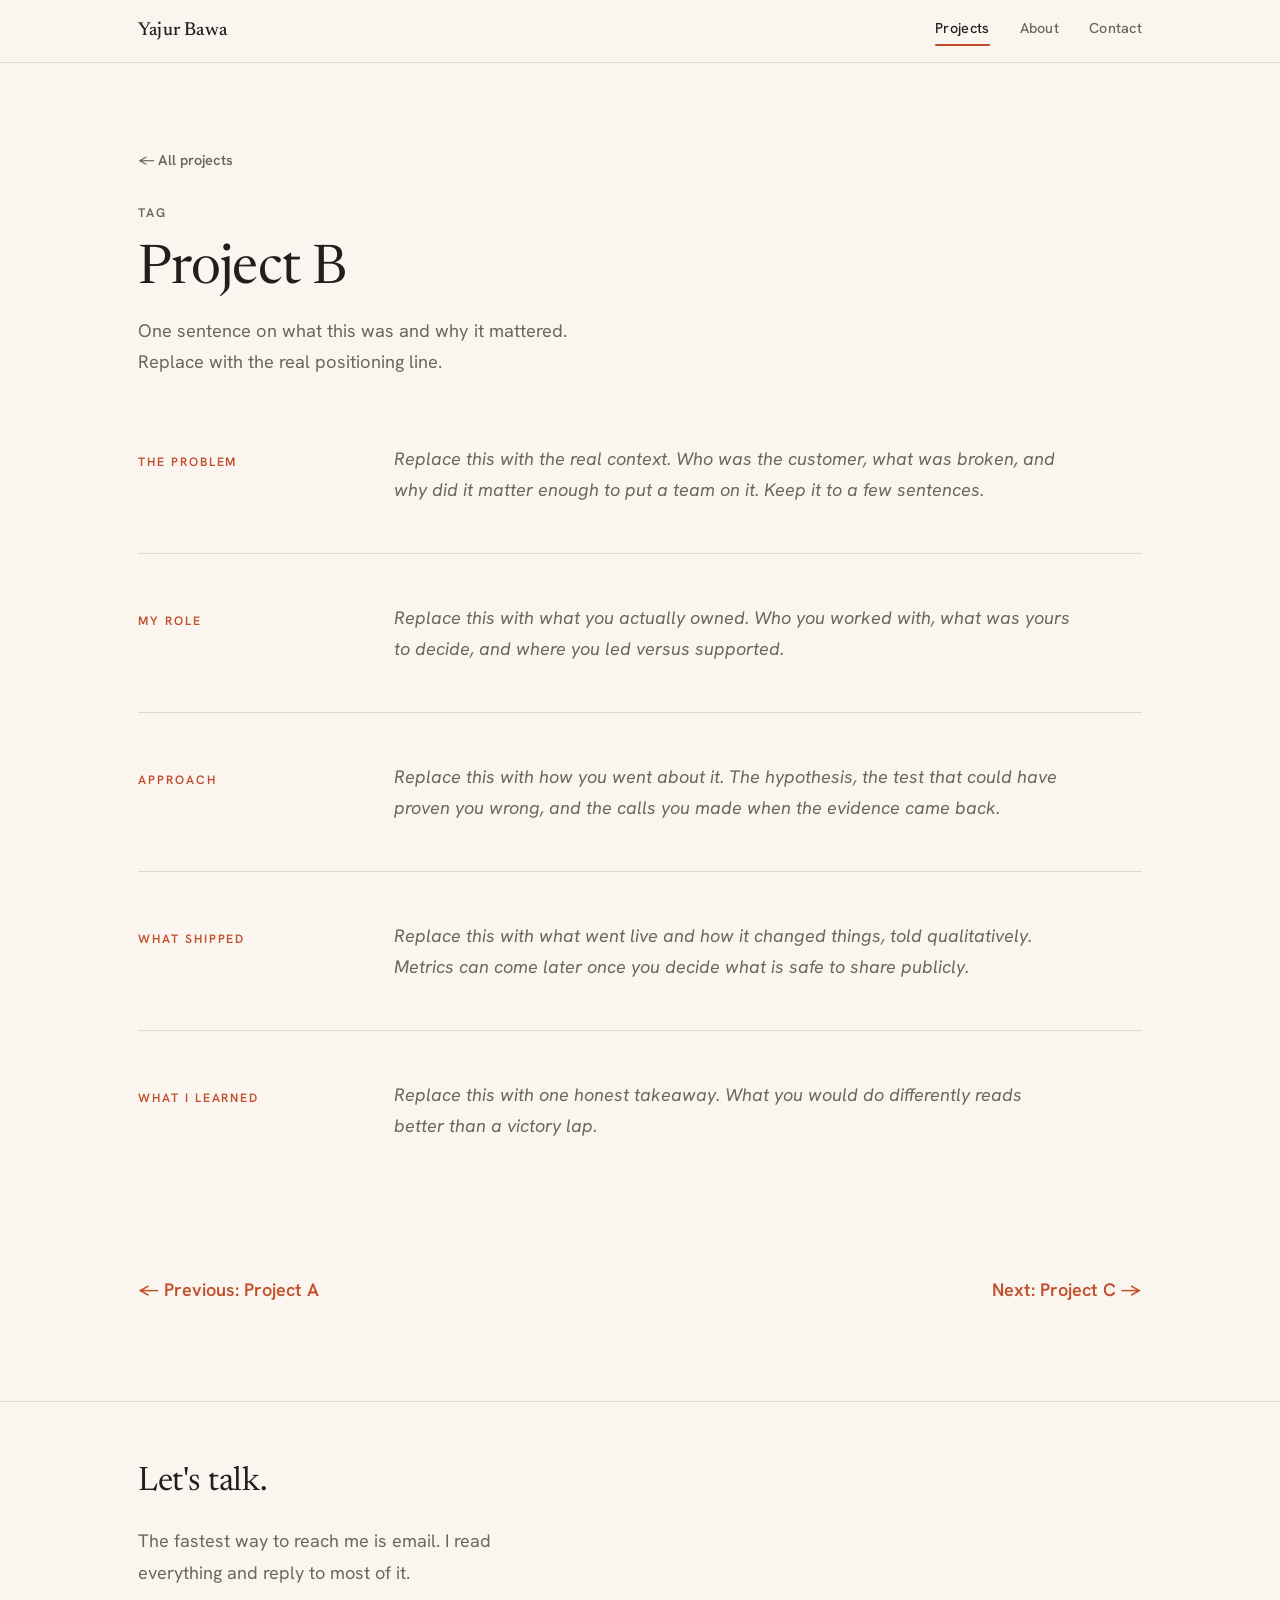
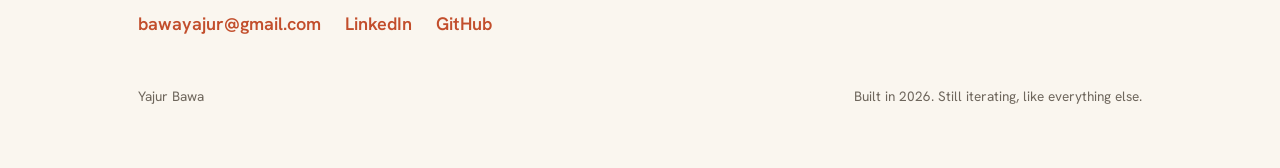
<file: project-b.html>
<!DOCTYPE html>
<html lang="en">
<head>
<meta charset="UTF-8">
<meta name="viewport" content="width=device-width, initial-scale=1.0">
<title>Project B — Yajur Bawa</title>
<meta name="description" content="Project B, product work by Yajur Bawa.">
<link rel="preconnect" href="https://fonts.googleapis.com">
<link rel="preconnect" href="https://fonts.gstatic.com" crossorigin>
<link href="https://fonts.googleapis.com/css2?family=Newsreader:ital,opsz,wght@0,6..72,400;0,6..72,500;1,6..72,400;1,6..72,500&family=Hanken+Grotesk:wght@400;500;600&display=swap" rel="stylesheet">
<link rel="stylesheet" href="style.css">
</head>
<body>

<header class="topbar">
  <div class="container topbar-inner">
    <a class="brand" href="index.html">Yajur Bawa</a>
    <nav class="navlinks">
      <a href="projects.html" class="active">Projects</a>
      <a href="about.html">About</a>
      <a href="#contact">Contact</a>
    </nav>
  </div>
</header>

<main>

  <section class="detail-head">
    <div class="container">
      <a class="back" href="projects.html">&larr; All projects</a>
      <p class="eyebrow">Tag</p>
      <h1>Project B</h1>
      <p class="tagline">One sentence on what this was and why it mattered. Replace with the real positioning line.</p>
    </div>
  </section>

  <section class="block">
    <div class="container">
      <div class="block-grid reveal">
        <div class="block-label">The problem</div>
        <div class="block-body">
          <p class="placeholder">Replace this with the real context. Who was the customer, what was broken, and why did it matter enough to put a team on it. Keep it to a few sentences.</p>
        </div>
      </div>
    </div>
  </section>

  <div class="container"><hr class="divider"></div>

  <section class="block">
    <div class="container">
      <div class="block-grid reveal">
        <div class="block-label">My role</div>
        <div class="block-body">
          <p class="placeholder">Replace this with what you actually owned. Who you worked with, what was yours to decide, and where you led versus supported.</p>
        </div>
      </div>
    </div>
  </section>

  <div class="container"><hr class="divider"></div>

  <section class="block">
    <div class="container">
      <div class="block-grid reveal">
        <div class="block-label">Approach</div>
        <div class="block-body">
          <p class="placeholder">Replace this with how you went about it. The hypothesis, the test that could have proven you wrong, and the calls you made when the evidence came back.</p>
        </div>
      </div>
    </div>
  </section>

  <div class="container"><hr class="divider"></div>

  <section class="block">
    <div class="container">
      <div class="block-grid reveal">
        <div class="block-label">What shipped</div>
        <div class="block-body">
          <p class="placeholder">Replace this with what went live and how it changed things, told qualitatively. Metrics can come later once you decide what is safe to share publicly.</p>
        </div>
      </div>
    </div>
  </section>

  <div class="container"><hr class="divider"></div>

  <section class="block">
    <div class="container">
      <div class="block-grid reveal">
        <div class="block-label">What I learned</div>
        <div class="block-body">
          <p class="placeholder">Replace this with one honest takeaway. What you would do differently reads better than a victory lap.</p>
        </div>
      </div>
    </div>
  </section>

  <section class="block">
    <div class="container">
      <div class="proj-nav">
        <a href="project-a.html">&larr; Previous: Project A</a>
        <a href="project-c.html">Next: Project C &rarr;</a>
      </div>
    </div>
  </section>

</main>

<footer class="footer" id="contact">
  <div class="container">
    <h2>Let's talk.</h2>
    <p>The fastest way to reach me is email. I read everything and reply to most of it.</p>
    <div class="footer-links">
      <a href="mailto:bawayajur@gmail.com">bawayajur@gmail.com</a>
      <a href="https://www.linkedin.com/in/yajur-bawa" target="_blank" rel="noopener">LinkedIn</a>
      <a href="https://github.com/yaj-bot/portfolio" target="_blank" rel="noopener">GitHub</a>
    </div>
    <div class="footer-base">
      <span>Yajur Bawa</span>
      <span>Built in 2026. Still iterating, like everything else.</span>
    </div>
  </div>
</footer>

<script src="app.js"></script>
</body>
</html>
</file>
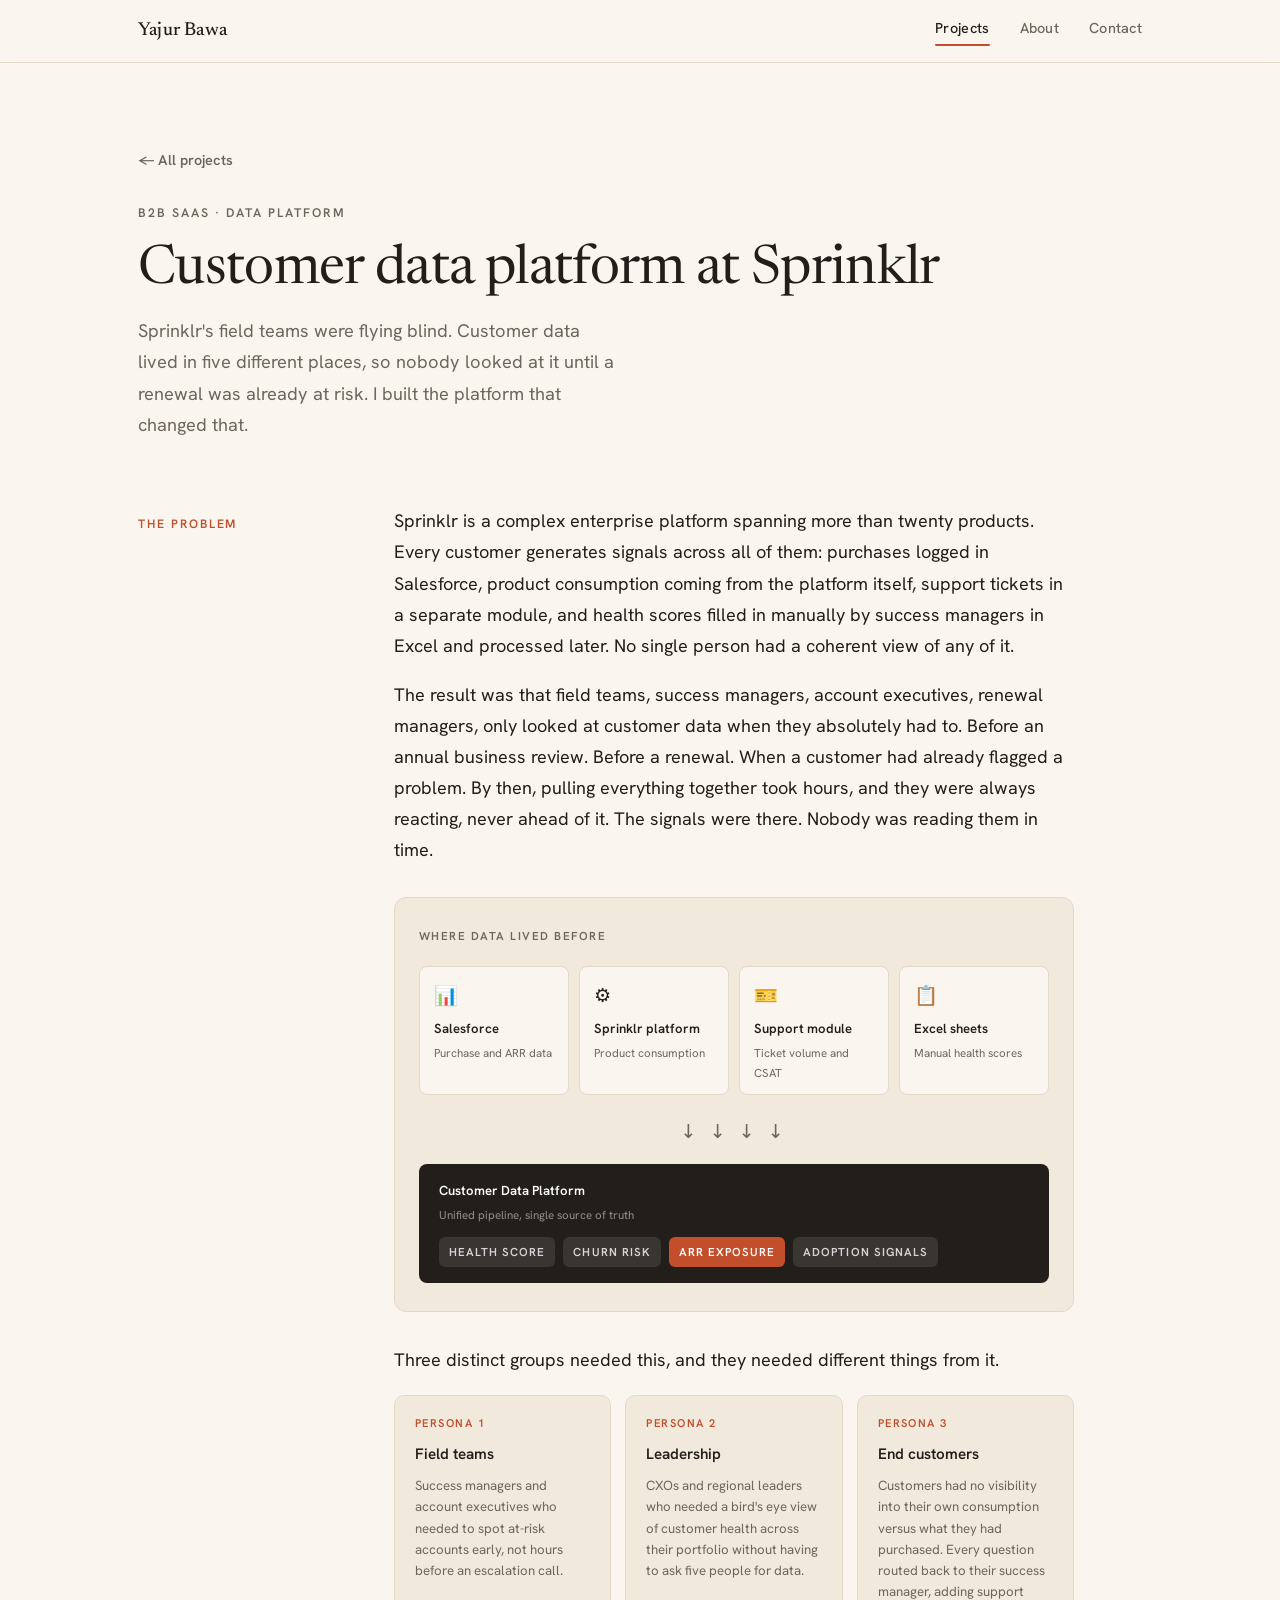
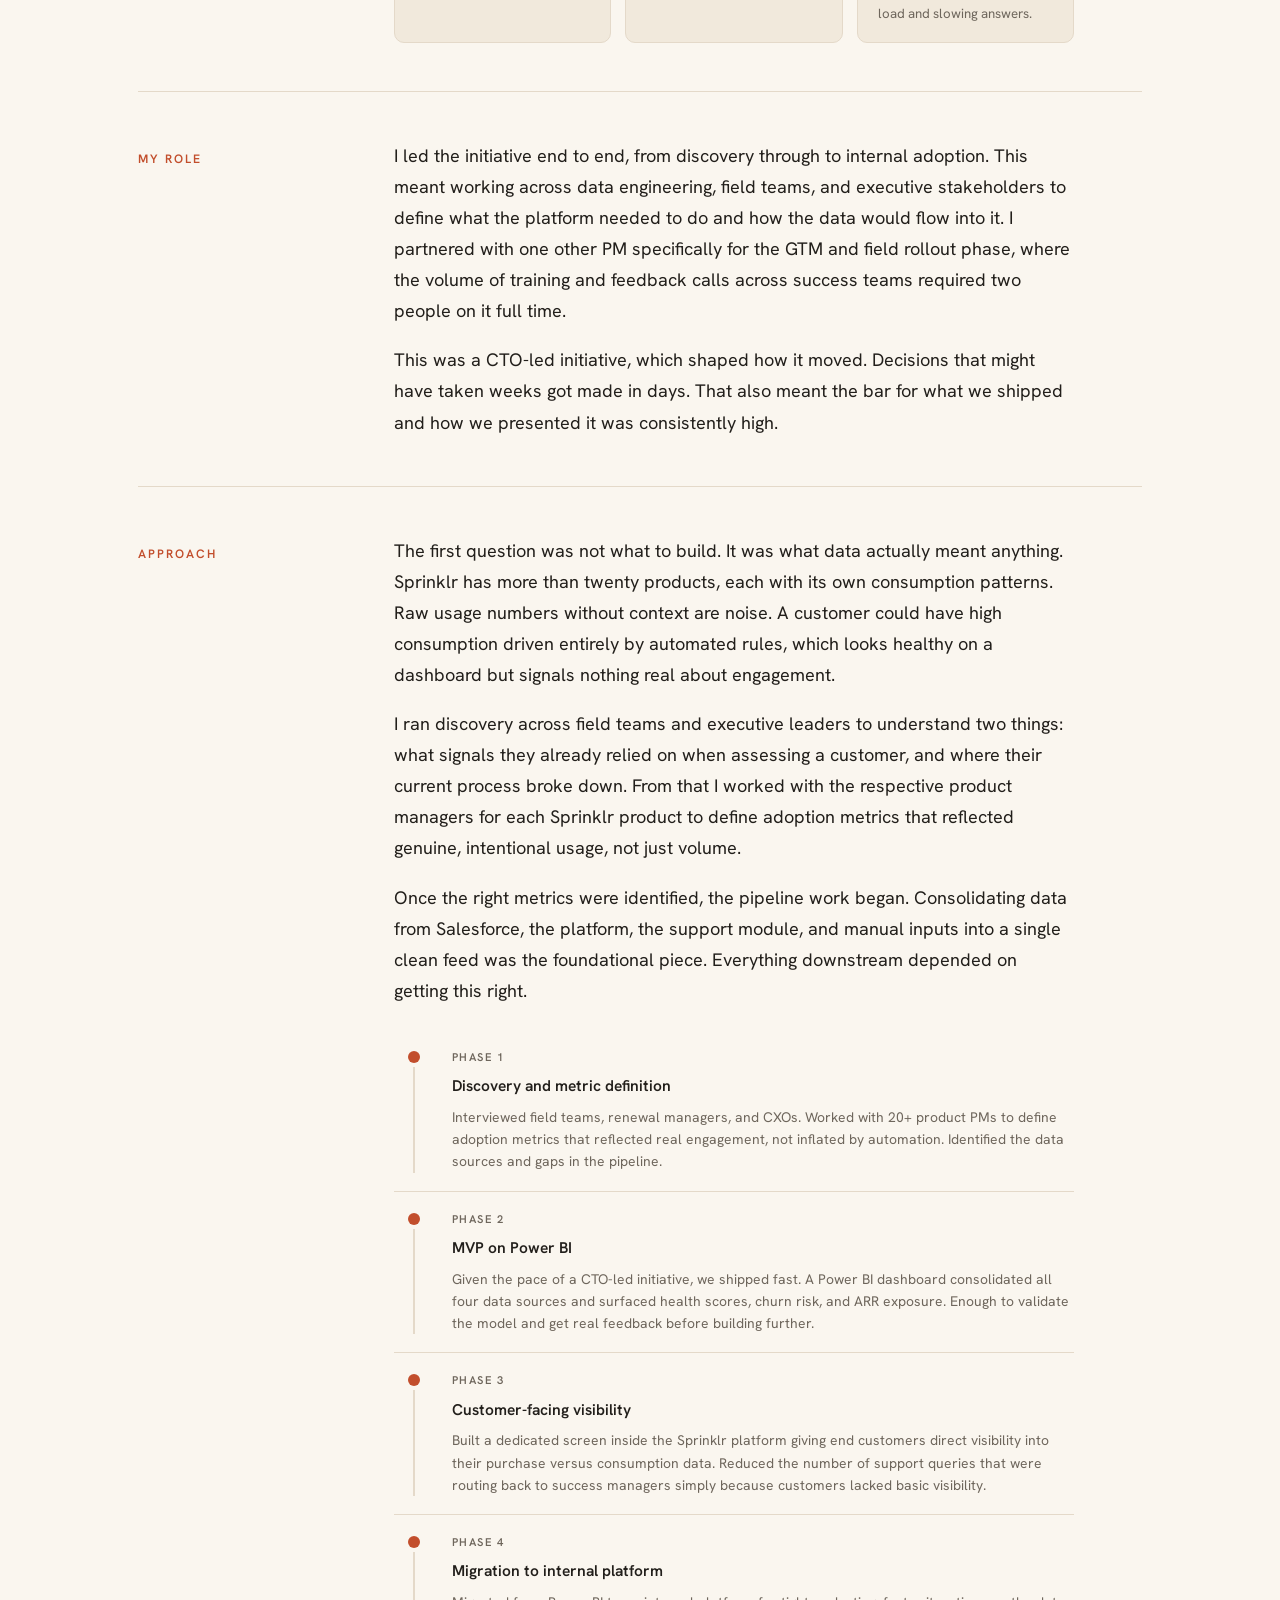
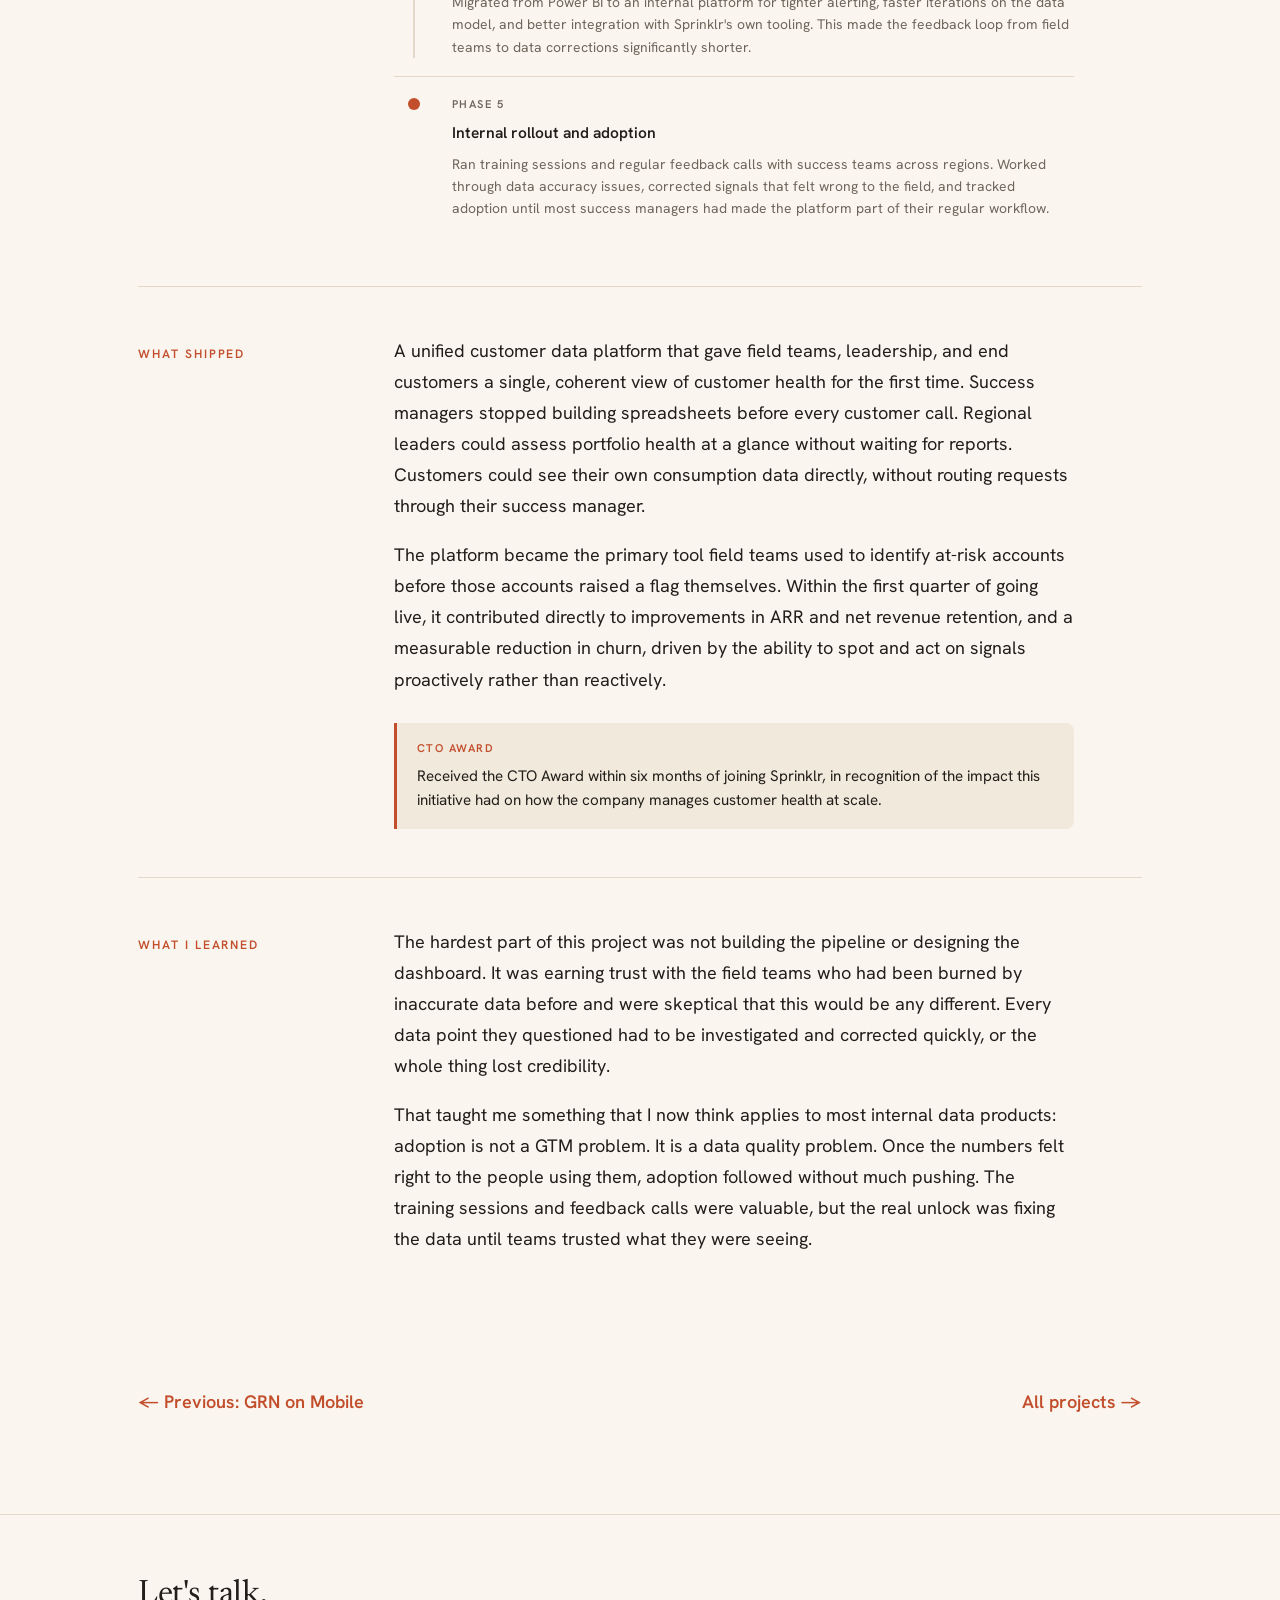
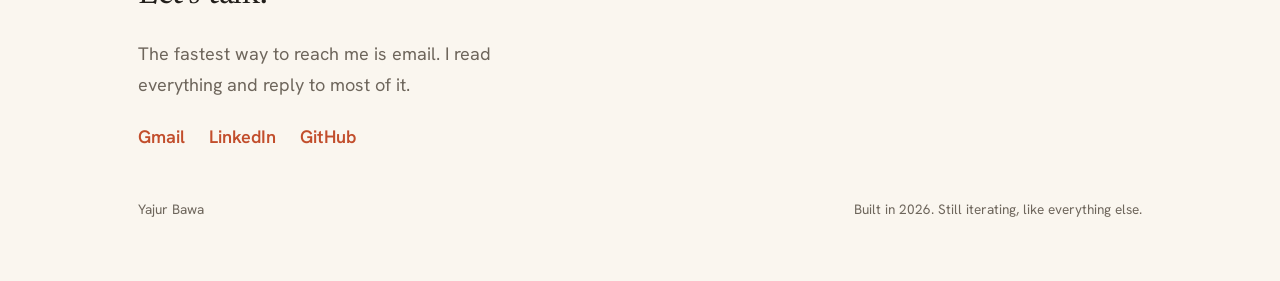
<file: project-c.html>
<!DOCTYPE html>
<html lang="en">
<head>
<meta charset="UTF-8">
<meta name="viewport" content="width=device-width, initial-scale=1.0">
<title>Customer Data Platform at Sprinklr | Yajur Bawa</title>
<meta name="description" content="How Yajur Bawa built a customer data platform at Sprinklr that consolidated fragmented signals into a single health view for field teams and leadership.">
<link rel="preconnect" href="https://fonts.googleapis.com">
<link rel="preconnect" href="https://fonts.gstatic.com" crossorigin>
<link href="https://fonts.googleapis.com/css2?family=Newsreader:ital,opsz,wght@0,6..72,400;0,6..72,500;1,6..72,400;1,6..72,500&family=Hanken+Grotesk:wght@400;500;600&display=swap" rel="stylesheet">
<link rel="stylesheet" href="style.css">
<link rel="icon" href="favicon.svg" type="image/svg+xml">

<style>
/* ── data flow diagram ────────────────────────── */
.data-flow{
  margin:32px 0;
  background:var(--surface);
  border:1px solid var(--line);
  border-radius:12px;
  padding:28px 24px;
}
.flow-label{
  font-size:0.72rem;font-weight:600;text-transform:uppercase;
  letter-spacing:0.13em;color:var(--taupe);margin-bottom:20px;
}
.flow-sources{
  display:grid;
  grid-template-columns:repeat(4,1fr);
  gap:10px;
  margin-bottom:20px;
}
@media(max-width:600px){.flow-sources{grid-template-columns:repeat(2,1fr)}}

.flow-source{
  background:var(--paper);
  border:1px solid var(--line);
  border-radius:8px;
  padding:12px 14px;
  font-size:0.82rem;
  color:var(--ink);
}
.flow-source .fs-icon{font-size:1.2rem;margin-bottom:6px}
.flow-source .fs-name{font-weight:600;margin-bottom:2px}
.flow-source .fs-type{font-size:0.72rem;color:var(--taupe)}

.flow-arrow{
  text-align:center;
  color:var(--taupe);font-size:1.2rem;
  margin-bottom:16px;
  letter-spacing:4px;
}

.flow-platform{
  background:var(--ink);
  border-radius:8px;
  padding:16px 20px;
  display:flex;align-items:center;justify-content:space-between;
  gap:12px;
  flex-wrap:wrap;
}
.fp-label{
  font-size:0.82rem;font-weight:600;color:#fff;
}
.fp-sub{
  font-size:0.72rem;color:rgba(255,255,255,0.5);margin-top:2px;
}
.fp-outputs{
  display:flex;gap:8px;flex-wrap:wrap;
}
.fp-output{
  background:rgba(255,255,255,0.1);
  border-radius:6px;
  padding:5px 10px;
  font-size:0.72rem;font-weight:600;
  color:rgba(255,255,255,0.8);
  text-transform:uppercase;letter-spacing:0.09em;
}
.fp-output.highlight{
  background:var(--ember);color:#fff;
}

/* ── persona cards ────────────────────────────── */
.persona-grid{
  display:grid;
  grid-template-columns:repeat(3,1fr);
  gap:14px;
  margin-top:20px;
}
@media(max-width:700px){.persona-grid{grid-template-columns:1fr}}

.persona-card{
  border:1px solid var(--line);
  border-radius:10px;
  padding:18px 20px;
  background:var(--surface);
}
.persona-card .pc-role{
  font-size:0.7rem;font-weight:600;text-transform:uppercase;
  letter-spacing:0.13em;color:var(--ember);margin-bottom:8px;
}
.persona-card .pc-title{
  font-weight:600;font-size:0.95rem;color:var(--ink);margin-bottom:8px;
}
.persona-card .pc-pain{
  font-size:0.83rem;color:var(--taupe);line-height:1.6;
}

/* ── timeline ─────────────────────────────────── */
.timeline{
  margin-top:24px;
  display:flex;flex-direction:column;gap:0;
}
.tl-item{
  display:flex;gap:18px;
  padding:18px 0;
  border-bottom:1px solid var(--line);
}
.tl-item:last-child{border-bottom:none}
.tl-left{
  display:flex;flex-direction:column;align-items:center;gap:0;
  flex-shrink:0;width:40px;
}
.tl-dot{
  width:12px;height:12px;border-radius:50%;
  background:var(--ember);flex-shrink:0;
  margin-top:3px;
}
.tl-line{
  width:2px;flex:1;
  background:var(--line);
  margin-top:4px;
}
.tl-item:last-child .tl-line{display:none}
.tl-body{}
.tl-phase{
  font-size:0.7rem;font-weight:600;text-transform:uppercase;
  letter-spacing:0.13em;color:var(--taupe);margin-bottom:6px;
}
.tl-title{
  font-weight:600;font-size:0.97rem;color:var(--ink);margin-bottom:6px;
}
.tl-desc{
  font-size:0.87rem;color:var(--taupe);line-height:1.6;
}

/* ── award callout ────────────────────────────── */
.award-block{
  margin-top:28px;
  border-left:3px solid var(--ember);
  padding:16px 20px;
  background:var(--surface);
  border-radius:0 8px 8px 0;
}
.award-block .ab-label{
  font-size:0.7rem;font-weight:600;text-transform:uppercase;
  letter-spacing:0.13em;color:var(--ember);margin-bottom:6px;
}
.award-block .ab-text{
  font-size:0.95rem;color:var(--ink);line-height:1.6;
}
</style>
</head>
<body>

<header class="topbar">
  <div class="container topbar-inner">
    <a class="brand" href="index.html">Yajur Bawa</a>
    <nav class="navlinks">
      <a href="projects.html" class="active">Projects</a>
      <a href="about.html">About</a>
      <a href="#contact">Contact</a>
    </nav>
  </div>
</header>

<main>

  <section class="detail-head">
    <div class="container">
      <a class="back" href="projects.html">&larr; All projects</a>
      <p class="eyebrow">B2B SaaS &middot; Data platform</p>
      <h1>Customer data platform at Sprinklr</h1>
      <p class="tagline">Sprinklr's field teams were flying blind. Customer data lived in five different places, so nobody looked at it until a renewal was already at risk. I built the platform that changed that.</p>
    </div>
  </section>

  <section class="block">
    <div class="container">
      <div class="block-grid reveal">
        <div class="block-label">The problem</div>
        <div class="block-body">
          <p>Sprinklr is a complex enterprise platform spanning more than twenty products. Every customer generates signals across all of them: purchases logged in Salesforce, product consumption coming from the platform itself, support tickets in a separate module, and health scores filled in manually by success managers in Excel and processed later. No single person had a coherent view of any of it.</p>
          <p>The result was that field teams, success managers, account executives, renewal managers, only looked at customer data when they absolutely had to. Before an annual business review. Before a renewal. When a customer had already flagged a problem. By then, pulling everything together took hours, and they were always reacting, never ahead of it. The signals were there. Nobody was reading them in time.</p>

          <div class="data-flow">
            <div class="flow-label">Where data lived before</div>
            <div class="flow-sources">
              <div class="flow-source">
                <div class="fs-icon">📊</div>
                <div class="fs-name">Salesforce</div>
                <div class="fs-type">Purchase and ARR data</div>
              </div>
              <div class="flow-source">
                <div class="fs-icon">⚙️</div>
                <div class="fs-name">Sprinklr platform</div>
                <div class="fs-type">Product consumption</div>
              </div>
              <div class="flow-source">
                <div class="fs-icon">🎫</div>
                <div class="fs-name">Support module</div>
                <div class="fs-type">Ticket volume and CSAT</div>
              </div>
              <div class="flow-source">
                <div class="fs-icon">📋</div>
                <div class="fs-name">Excel sheets</div>
                <div class="fs-type">Manual health scores</div>
              </div>
            </div>
            <div class="flow-arrow">↓ ↓ ↓ ↓</div>
            <div class="flow-platform">
              <div>
                <div class="fp-label">Customer Data Platform</div>
                <div class="fp-sub">Unified pipeline, single source of truth</div>
              </div>
              <div class="fp-outputs">
                <div class="fp-output">Health score</div>
                <div class="fp-output">Churn risk</div>
                <div class="fp-output highlight">ARR exposure</div>
                <div class="fp-output">Adoption signals</div>
              </div>
            </div>
          </div>

          <p>Three distinct groups needed this, and they needed different things from it.</p>

          <div class="persona-grid">
            <div class="persona-card">
              <div class="pc-role">Persona 1</div>
              <div class="pc-title">Field teams</div>
              <div class="pc-pain">Success managers and account executives who needed to spot at-risk accounts early, not hours before an escalation call.</div>
            </div>
            <div class="persona-card">
              <div class="pc-role">Persona 2</div>
              <div class="pc-title">Leadership</div>
              <div class="pc-pain">CXOs and regional leaders who needed a bird's eye view of customer health across their portfolio without having to ask five people for data.</div>
            </div>
            <div class="persona-card">
              <div class="pc-role">Persona 3</div>
              <div class="pc-title">End customers</div>
              <div class="pc-pain">Customers had no visibility into their own consumption versus what they had purchased. Every question routed back to their success manager, adding support load and slowing answers.</div>
            </div>
          </div>
        </div>
      </div>
    </div>
  </section>

  <div class="container"><hr class="divider"></div>

  <section class="block">
    <div class="container">
      <div class="block-grid reveal">
        <div class="block-label">My role</div>
        <div class="block-body">
          <p>I led the initiative end to end, from discovery through to internal adoption. This meant working across data engineering, field teams, and executive stakeholders to define what the platform needed to do and how the data would flow into it. I partnered with one other PM specifically for the GTM and field rollout phase, where the volume of training and feedback calls across success teams required two people on it full time.</p>
          <p>This was a CTO-led initiative, which shaped how it moved. Decisions that might have taken weeks got made in days. That also meant the bar for what we shipped and how we presented it was consistently high.</p>
        </div>
      </div>
    </div>
  </section>

  <div class="container"><hr class="divider"></div>

  <section class="block">
    <div class="container">
      <div class="block-grid reveal">
        <div class="block-label">Approach</div>
        <div class="block-body">
          <p>The first question was not what to build. It was what data actually meant anything. Sprinklr has more than twenty products, each with its own consumption patterns. Raw usage numbers without context are noise. A customer could have high consumption driven entirely by automated rules, which looks healthy on a dashboard but signals nothing real about engagement.</p>
          <p>I ran discovery across field teams and executive leaders to understand two things: what signals they already relied on when assessing a customer, and where their current process broke down. From that I worked with the respective product managers for each Sprinklr product to define adoption metrics that reflected genuine, intentional usage, not just volume.</p>
          <p>Once the right metrics were identified, the pipeline work began. Consolidating data from Salesforce, the platform, the support module, and manual inputs into a single clean feed was the foundational piece. Everything downstream depended on getting this right.</p>

          <div class="timeline">
            <div class="tl-item">
              <div class="tl-left"><div class="tl-dot"></div><div class="tl-line"></div></div>
              <div class="tl-body">
                <div class="tl-phase">Phase 1</div>
                <div class="tl-title">Discovery and metric definition</div>
                <div class="tl-desc">Interviewed field teams, renewal managers, and CXOs. Worked with 20+ product PMs to define adoption metrics that reflected real engagement, not inflated by automation. Identified the data sources and gaps in the pipeline.</div>
              </div>
            </div>
            <div class="tl-item">
              <div class="tl-left"><div class="tl-dot"></div><div class="tl-line"></div></div>
              <div class="tl-body">
                <div class="tl-phase">Phase 2</div>
                <div class="tl-title">MVP on Power BI</div>
                <div class="tl-desc">Given the pace of a CTO-led initiative, we shipped fast. A Power BI dashboard consolidated all four data sources and surfaced health scores, churn risk, and ARR exposure. Enough to validate the model and get real feedback before building further.</div>
              </div>
            </div>
            <div class="tl-item">
              <div class="tl-left"><div class="tl-dot"></div><div class="tl-line"></div></div>
              <div class="tl-body">
                <div class="tl-phase">Phase 3</div>
                <div class="tl-title">Customer-facing visibility</div>
                <div class="tl-desc">Built a dedicated screen inside the Sprinklr platform giving end customers direct visibility into their purchase versus consumption data. Reduced the number of support queries that were routing back to success managers simply because customers lacked basic visibility.</div>
              </div>
            </div>
            <div class="tl-item">
              <div class="tl-left"><div class="tl-dot"></div><div class="tl-line"></div></div>
              <div class="tl-body">
                <div class="tl-phase">Phase 4</div>
                <div class="tl-title">Migration to internal platform</div>
                <div class="tl-desc">Migrated from Power BI to an internal platform for tighter alerting, faster iterations on the data model, and better integration with Sprinklr's own tooling. This made the feedback loop from field teams to data corrections significantly shorter.</div>
              </div>
            </div>
            <div class="tl-item">
              <div class="tl-left"><div class="tl-dot"></div><div class="tl-line"></div></div>
              <div class="tl-body">
                <div class="tl-phase">Phase 5</div>
                <div class="tl-title">Internal rollout and adoption</div>
                <div class="tl-desc">Ran training sessions and regular feedback calls with success teams across regions. Worked through data accuracy issues, corrected signals that felt wrong to the field, and tracked adoption until most success managers had made the platform part of their regular workflow.</div>
              </div>
            </div>
          </div>
        </div>
      </div>
    </div>
  </section>

  <div class="container"><hr class="divider"></div>

  <section class="block">
    <div class="container">
      <div class="block-grid reveal">
        <div class="block-label">What shipped</div>
        <div class="block-body">
          <p>A unified customer data platform that gave field teams, leadership, and end customers a single, coherent view of customer health for the first time. Success managers stopped building spreadsheets before every customer call. Regional leaders could assess portfolio health at a glance without waiting for reports. Customers could see their own consumption data directly, without routing requests through their success manager.</p>
          <p>The platform became the primary tool field teams used to identify at-risk accounts before those accounts raised a flag themselves. Within the first quarter of going live, it contributed directly to improvements in ARR and net revenue retention, and a measurable reduction in churn, driven by the ability to spot and act on signals proactively rather than reactively.</p>

          <div class="award-block">
            <div class="ab-label">CTO Award</div>
            <div class="ab-text">Received the CTO Award within six months of joining Sprinklr, in recognition of the impact this initiative had on how the company manages customer health at scale.</div>
          </div>
        </div>
      </div>
    </div>
  </section>

  <div class="container"><hr class="divider"></div>

  <section class="block">
    <div class="container">
      <div class="block-grid reveal">
        <div class="block-label">What I learned</div>
        <div class="block-body">
          <p>The hardest part of this project was not building the pipeline or designing the dashboard. It was earning trust with the field teams who had been burned by inaccurate data before and were skeptical that this would be any different. Every data point they questioned had to be investigated and corrected quickly, or the whole thing lost credibility.</p>
          <p>That taught me something that I now think applies to most internal data products: adoption is not a GTM problem. It is a data quality problem. Once the numbers felt right to the people using them, adoption followed without much pushing. The training sessions and feedback calls were valuable, but the real unlock was fixing the data until teams trusted what they were seeing.</p>
        </div>
      </div>
    </div>
  </section>

  <section class="block">
    <div class="container">
      <div class="proj-nav">
        <a href="grn-wms.html">&larr; Previous: GRN on Mobile</a>
        <a href="projects.html">All projects &rarr;</a>
      </div>
    </div>
  </section>

</main>

<footer class="footer" id="contact">
  <div class="container">
    <h2>Let's talk.</h2>
    <p>The fastest way to reach me is email. I read everything and reply to most of it.</p>
    <div class="footer-links">
      <a href="mailto:bawayajur@gmail.com">Gmail</a>
      <a href="https://www.linkedin.com/in/yajur-bawa" target="_blank" rel="noopener">LinkedIn</a>
      <a href="https://github.com/yaj-bot/portfolio" target="_blank" rel="noopener">GitHub</a>
    </div>
    <div class="footer-base">
      <span>Yajur Bawa</span>
      <span>Built in 2026. Still iterating, like everything else.</span>
    </div>
  </div>
</footer>

<script src="app.js"></script>
</body>
</html>
</file>
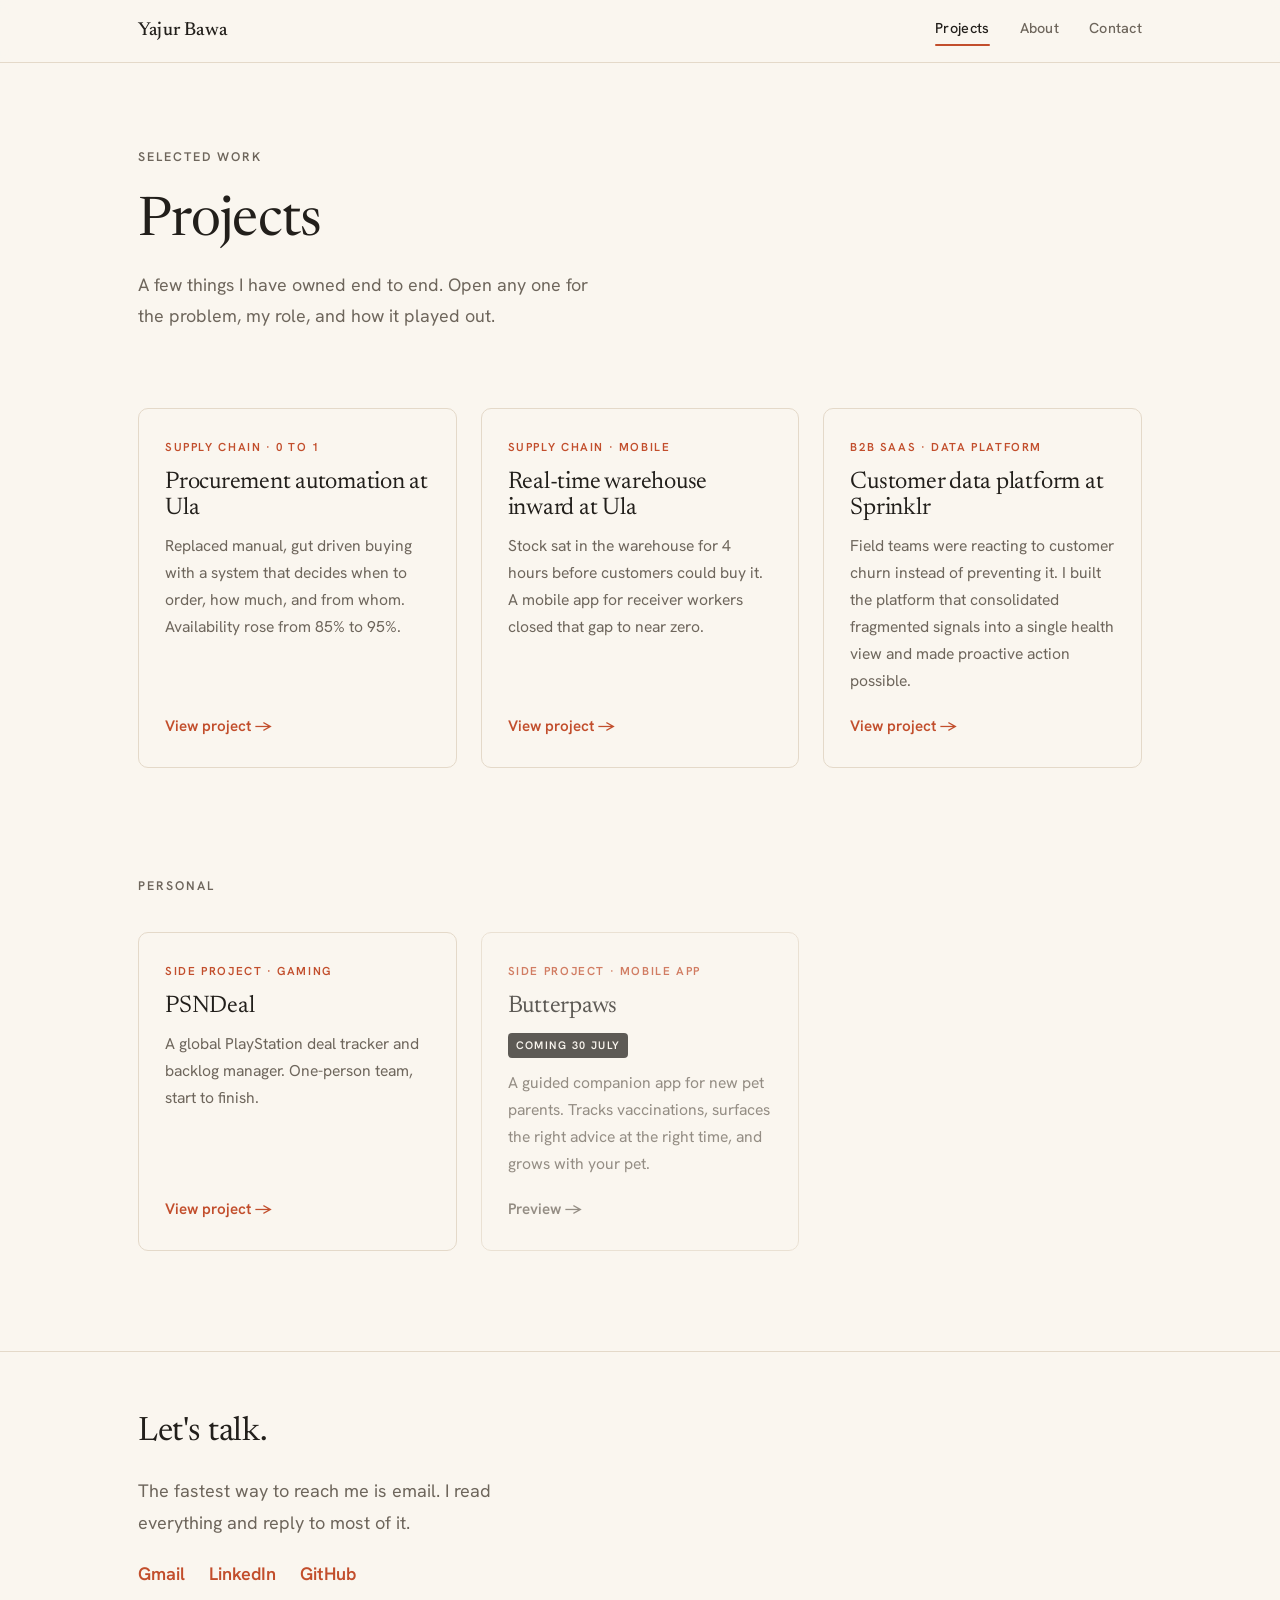
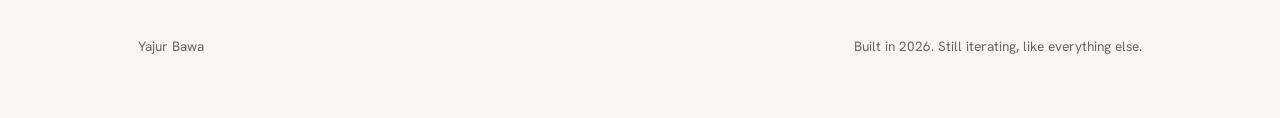
<file: projects.html>
<!DOCTYPE html>
<html lang="en">
<head>
<meta charset="UTF-8">
<meta name="viewport" content="width=device-width, initial-scale=1.0">
<title>Projects | Yajur Bawa</title>
<meta name="description" content="Selected product work by Yajur Bawa.">
<link rel="preconnect" href="https://fonts.googleapis.com">
<link rel="preconnect" href="https://fonts.gstatic.com" crossorigin>
<link href="https://fonts.googleapis.com/css2?family=Newsreader:ital,opsz,wght@0,6..72,400;0,6..72,500;1,6..72,400;1,6..72,500&family=Hanken+Grotesk:wght@400;500;600&display=swap" rel="stylesheet">
<link rel="stylesheet" href="style.css">
<link rel="icon" href="favicon.svg" type="image/svg+xml">
<style>
  .proj-card.coming-soon{
    opacity:0.72;
    cursor:default;
    position:relative;
  }
  .proj-card.coming-soon:hover{
    border-color:var(--line);
    transform:none;
    box-shadow:none;
  }
  .proj-badge{
    display:inline-block;
    font-size:0.68rem;font-weight:600;text-transform:uppercase;
    letter-spacing:0.13em;
    background:var(--ink);color:var(--paper);
    border-radius:4px;padding:3px 8px;
    margin-top:2px;align-self:flex-start;
  }
  .proj-card.coming-soon .proj-cta{
    color:var(--taupe);
  }
</style>
</head>
<body>

<header class="topbar">
  <div class="container topbar-inner">
    <a class="brand" href="index.html">Yajur Bawa</a>
    <nav class="navlinks">
      <a href="projects.html" class="active">Projects</a>
      <a href="about.html">About</a>
      <a href="#contact">Contact</a>
    </nav>
  </div>
</header>

<main>

  <section class="page-head">
    <div class="container">
      <p class="eyebrow">Selected work</p>
      <h1>Projects</h1>
      <p class="intro">A few things I have owned end to end. Open any one for the problem, my role, and how it played out.</p>
    </div>
  </section>

  <section class="block">
    <div class="container">
      <div class="proj-grid reveal">

        <a class="proj-card" href="automate-procurement.html">
          <span class="proj-tag">Supply chain &middot; 0 to 1</span>
          <span class="proj-title">Procurement automation at Ula</span>
          <span class="proj-blurb">Replaced manual, gut driven buying with a system that decides when to order, how much, and from whom. Availability rose from 85% to 95%.</span>
          <span class="proj-cta">View project &rarr;</span>
        </a>

        <a class="proj-card" href="grn-wms.html">
          <span class="proj-tag">Supply chain &middot; Mobile</span>
          <span class="proj-title">Real-time warehouse inward at Ula</span>
          <span class="proj-blurb">Stock sat in the warehouse for 4 hours before customers could buy it. A mobile app for receiver workers closed that gap to near zero.</span>
          <span class="proj-cta">View project &rarr;</span>
        </a>

        <a class="proj-card" href="project-c.html">
          <span class="proj-tag">B2B SaaS &middot; Data platform</span>
          <span class="proj-title">Customer data platform at Sprinklr</span>
          <span class="proj-blurb">Field teams were reacting to customer churn instead of preventing it. I built the platform that consolidated fragmented signals into a single health view and made proactive action possible.</span>
          <span class="proj-cta">View project &rarr;</span>
        </a>

      </div>
    </div>
  </section>

  <section class="block">
    <div class="container">
      <p class="eyebrow">Personal</p>
      <div class="proj-grid reveal" style="margin-top:12px;">

        <a class="proj-card" href="psn-india.html">
          <span class="proj-tag">Side project &middot; Gaming</span>
          <span class="proj-title">PSNDeal</span>
          <span class="proj-blurb">A global PlayStation deal tracker and backlog manager. One-person team, start to finish.</span>
          <span class="proj-cta">View project &rarr;</span>
        </a>

        <a class="proj-card coming-soon" href="butterpaws.html">
          <span class="proj-tag">Side project &middot; Mobile app</span>
          <span class="proj-title">Butterpaws</span>
          <span class="proj-badge">Coming 30 July</span>
          <span class="proj-blurb">A guided companion app for new pet parents. Tracks vaccinations, surfaces the right advice at the right time, and grows with your pet.</span>
          <span class="proj-cta">Preview &rarr;</span>
        </a>

      </div>
    </div>
  </section>

</main>

<footer class="footer" id="contact">
  <div class="container">
    <h2>Let's talk.</h2>
    <p>The fastest way to reach me is email. I read everything and reply to most of it.</p>
    <div class="footer-links">
      <a href="mailto:bawayajur@gmail.com">Gmail</a>
      <a href="https://www.linkedin.com/in/yajur-bawa" target="_blank" rel="noopener">LinkedIn</a>
      <a href="https://github.com/yaj-bot/portfolio" target="_blank" rel="noopener">GitHub</a>
    </div>
    <div class="footer-base">
      <span>Yajur Bawa</span>
      <span>Built in 2026. Still iterating, like everything else.</span>
    </div>
  </div>
</footer>

<script src="app.js"></script>
</body>
</html>
</file>
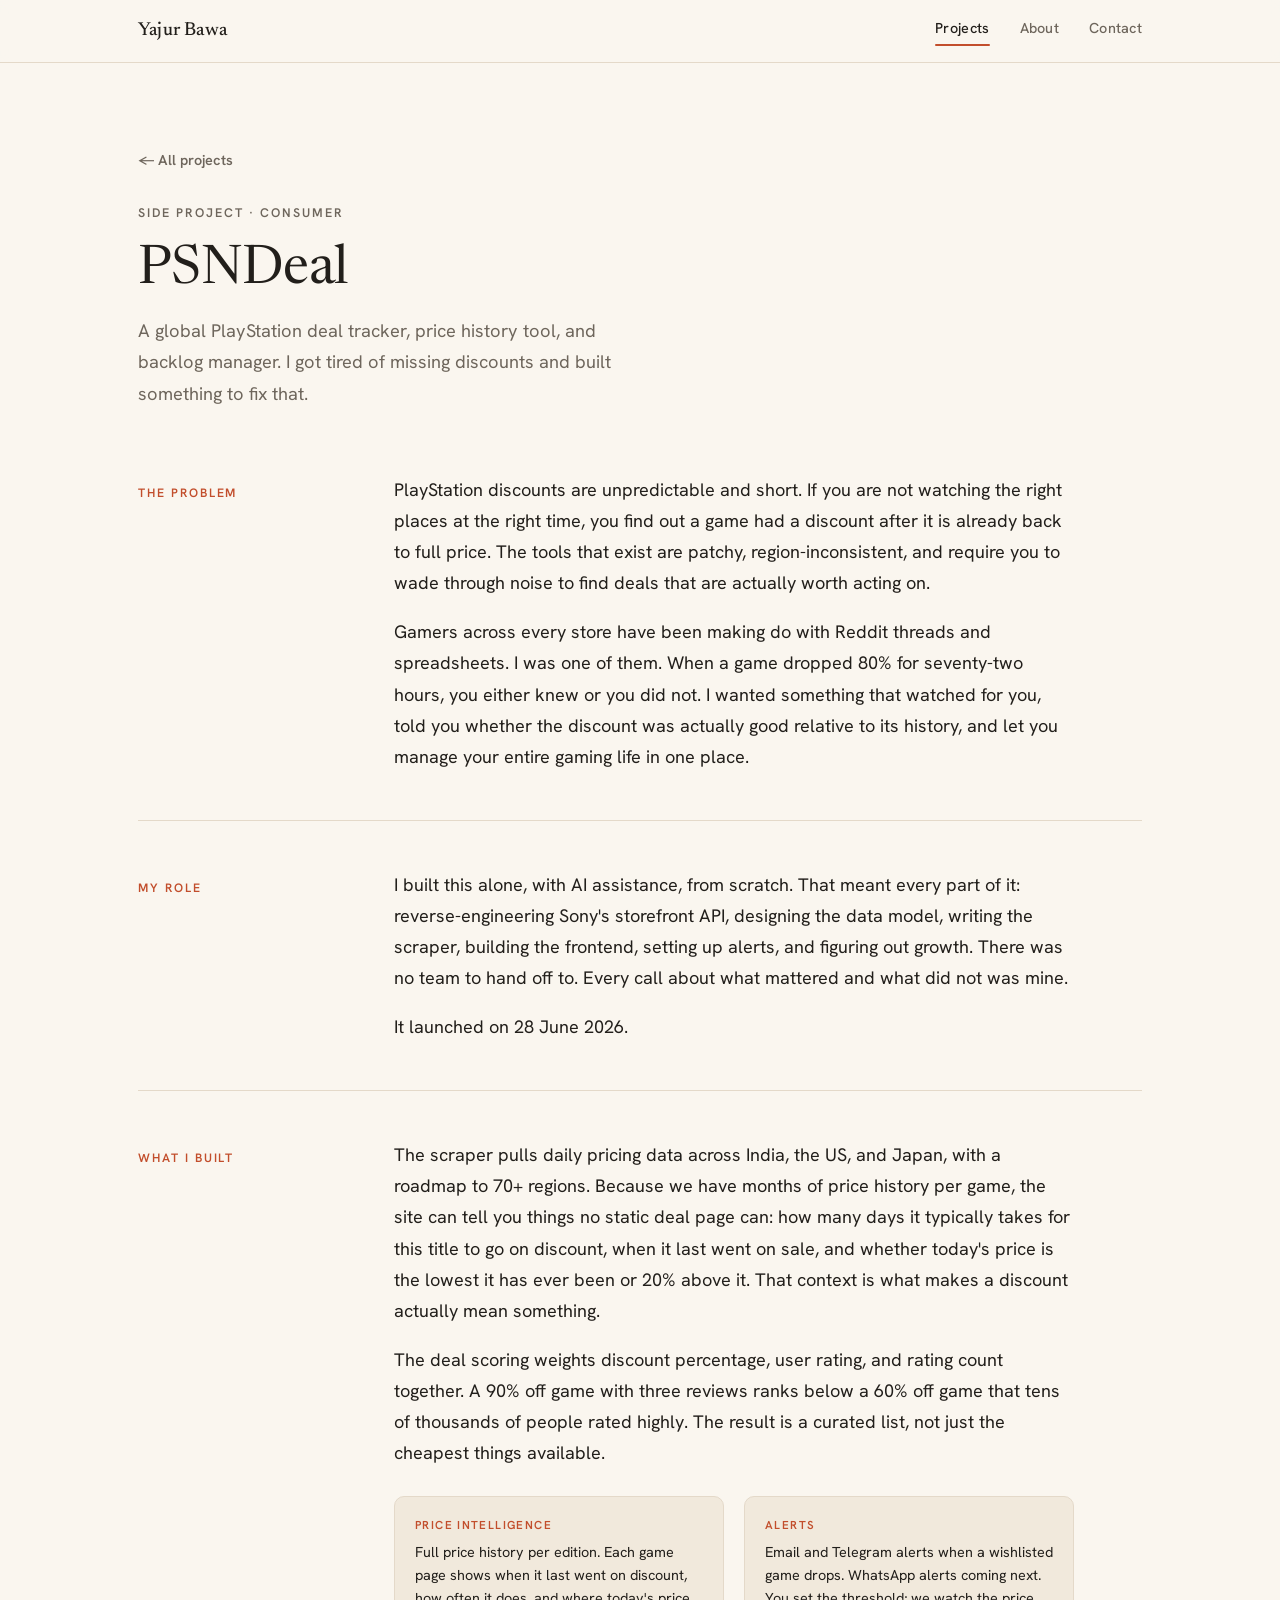
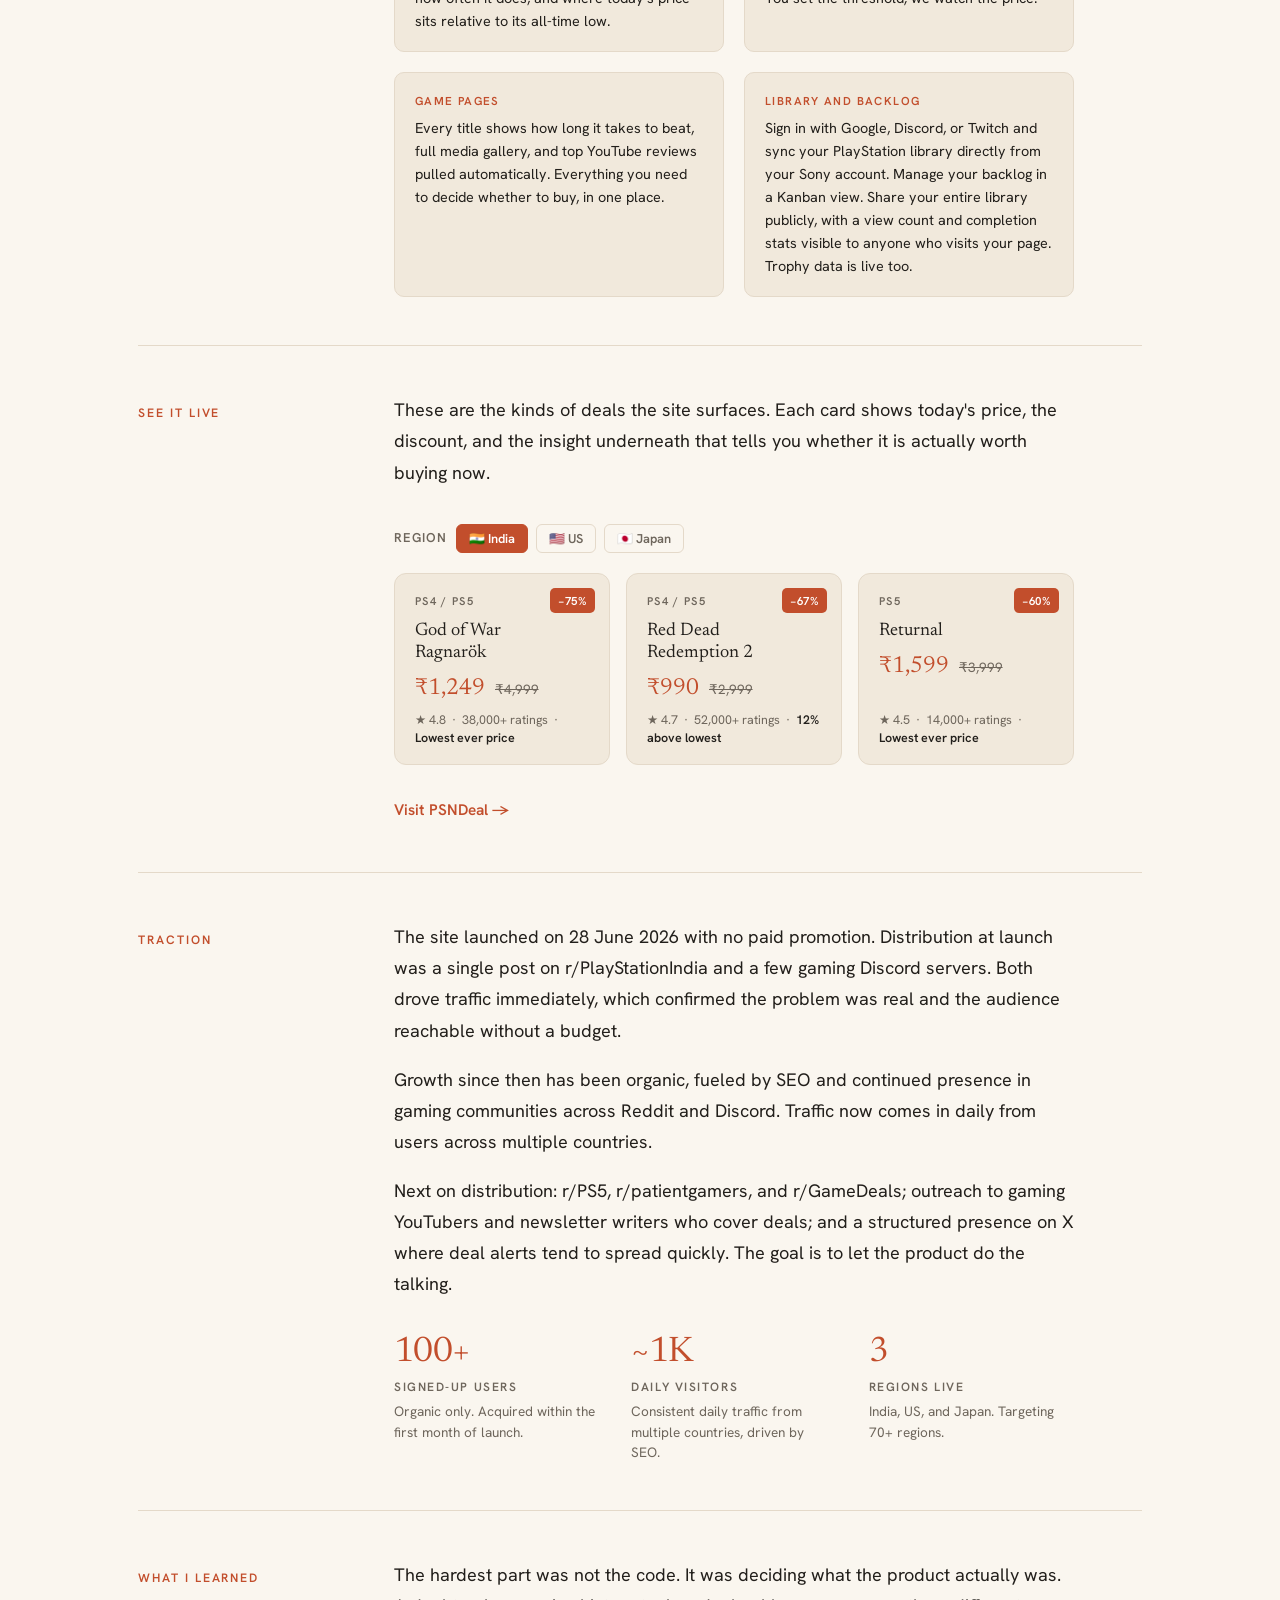
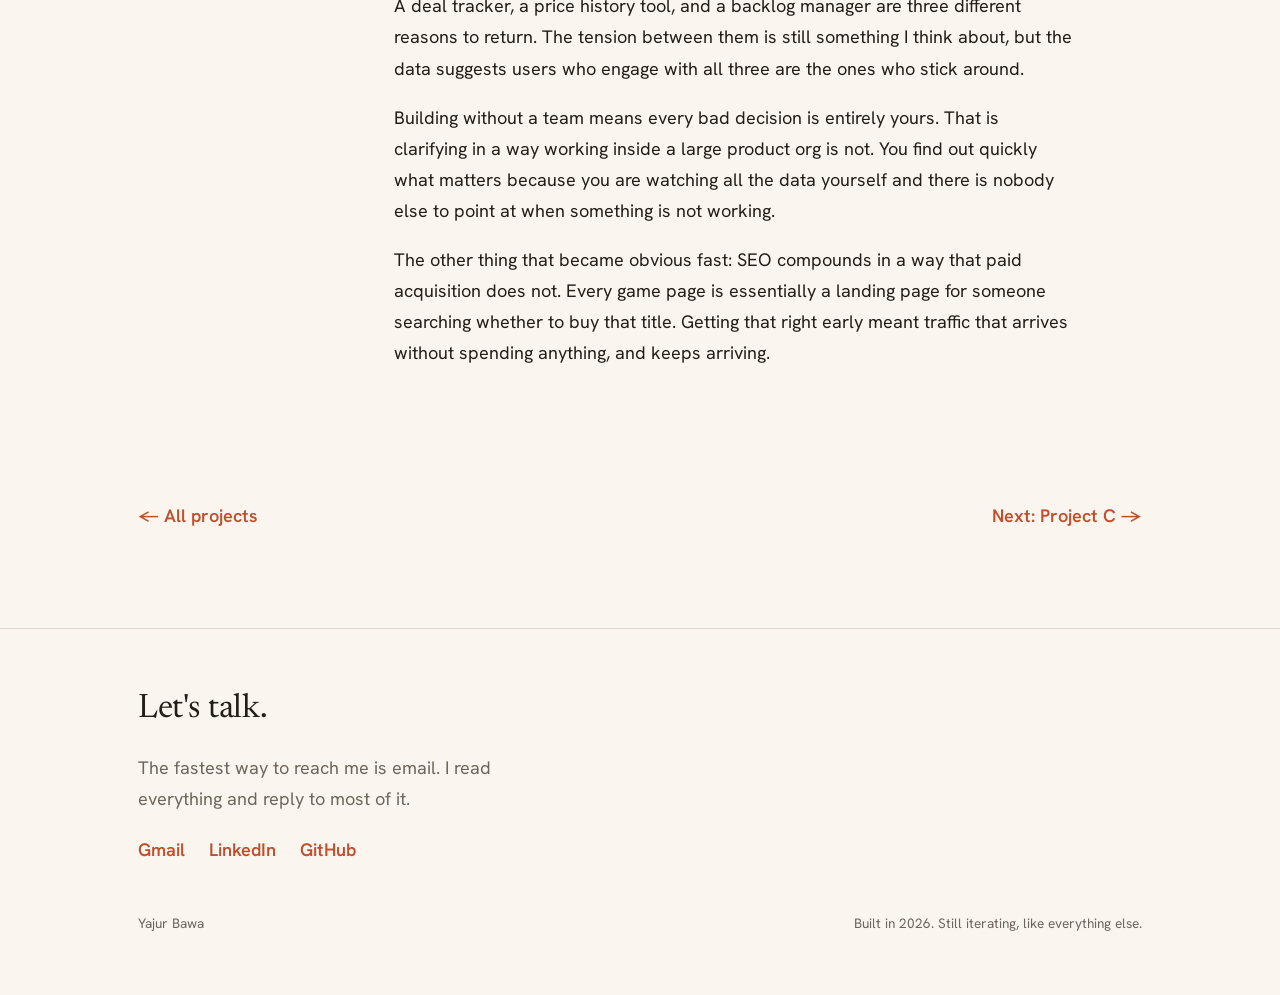
<file: psn-india.html>
<!DOCTYPE html>
<html lang="en">
<head>
<meta charset="UTF-8">
<meta name="viewport" content="width=device-width, initial-scale=1.0">
<title>PSNDeal — Yajur Bawa</title>
<meta name="description" content="PSNDeal: a global PlayStation deal tracker, price history tool, and backlog manager. Built solo with AI assistance.">
<link rel="preconnect" href="https://fonts.googleapis.com">
<link rel="preconnect" href="https://fonts.gstatic.com" crossorigin>
<link href="https://fonts.googleapis.com/css2?family=Newsreader:ital,opsz,wght@0,6..72,400;0,6..72,500;1,6..72,400;1,6..72,500&family=Hanken+Grotesk:wght@400;500;600&display=swap" rel="stylesheet">
<link rel="stylesheet" href="style.css">
<link rel="icon" href="favicon.svg" type="image/svg+xml">
<style>

/* ── deal cards ─────────────────────────────────── */
.deal-shell {
  margin-top: 36px;
}
.deal-region-toggle {
  display: flex;
  align-items: center;
  gap: 8px;
  margin-bottom: 20px;
}
.deal-region-toggle span {
  font-size: 0.8rem;
  font-weight: 600;
  text-transform: uppercase;
  letter-spacing: 0.1em;
  color: var(--taupe);
}
.toggle-btn {
  background: none;
  border: 1px solid var(--line);
  border-radius: 6px;
  padding: 5px 12px;
  font-family: "Hanken Grotesk", sans-serif;
  font-size: 0.8rem;
  font-weight: 600;
  cursor: pointer;
  color: var(--taupe);
  transition: all 0.18s ease;
}
.toggle-btn.active {
  background: var(--ember);
  border-color: var(--ember);
  color: #fff;
}
.deal-cards {
  display: grid;
  grid-template-columns: repeat(3, 1fr);
  gap: 16px;
  margin-bottom: 28px;
}
@media (max-width: 700px) { .deal-cards { grid-template-columns: 1fr; } }

.deal-card {
  background: var(--surface);
  border: 1px solid var(--line);
  border-radius: 12px;
  padding: 18px 20px 16px;
  position: relative;
  display: flex;
  flex-direction: column;
  gap: 10px;
}
.deal-discount {
  position: absolute;
  top: 14px;
  right: 14px;
  background: var(--ember);
  color: #fff;
  font-size: 0.72rem;
  font-weight: 600;
  border-radius: 5px;
  padding: 3px 8px;
  letter-spacing: 0.04em;
}
.deal-platform {
  font-size: 0.7rem;
  font-weight: 600;
  text-transform: uppercase;
  letter-spacing: 0.12em;
  color: var(--taupe);
}
.deal-title {
  font-family: "Newsreader", Georgia, serif;
  font-weight: 400;
  font-size: 1.14rem;
  line-height: 1.2;
  color: var(--ink);
  padding-right: 44px;
}
.deal-meta {
  display: flex;
  align-items: baseline;
  gap: 10px;
  margin-top: 2px;
}
.deal-price {
  font-family: "Newsreader", Georgia, serif;
  font-size: 1.45rem;
  font-weight: 400;
  color: var(--ember);
  line-height: 1;
}
.deal-original {
  font-size: 0.84rem;
  color: var(--taupe);
  text-decoration: line-through;
}
.deal-insight {
  font-size: 0.78rem;
  color: var(--taupe);
  margin-top: auto;
  line-height: 1.5;
}
.deal-insight strong {
  color: var(--ink);
  font-weight: 600;
}

/* ── visit CTA ──────────────────────────────────── */
.psn-cta {
  display: inline-flex;
  align-items: center;
  gap: 6px;
  font-weight: 600;
  font-size: 0.96rem;
  color: var(--ember);
}

/* ── stat row ───────────────────────────────────── */
.stat-row {
  display: grid;
  grid-template-columns: repeat(3, 1fr);
  gap: 32px;
  margin-top: 36px;
}
@media (max-width: 700px) { .stat-row { grid-template-columns: 1fr; gap: 22px; } }
.stat-block .stat-val {
  font-family: "Newsreader", Georgia, serif;
  font-weight: 400;
  font-size: 2.2rem;
  color: var(--ember);
  letter-spacing: -0.02em;
  line-height: 1;
}
.stat-block .stat-label {
  font-size: 0.75rem;
  font-weight: 600;
  text-transform: uppercase;
  letter-spacing: 0.13em;
  color: var(--taupe);
  margin-top: 6px;
}
.stat-block .stat-sub {
  font-size: 0.85rem;
  color: var(--taupe);
  margin-top: 4px;
  line-height: 1.5;
}

/* ── feature grid ───────────────────────────────── */
.feature-grid {
  display: grid;
  grid-template-columns: repeat(2, 1fr);
  gap: 20px;
  margin-top: 28px;
}
@media (max-width: 700px) { .feature-grid { grid-template-columns: 1fr; } }
.feature-item {
  background: var(--surface);
  border: 1px solid var(--line);
  border-radius: 10px;
  padding: 18px 20px;
}
.feature-item-label {
  font-size: 0.72rem;
  font-weight: 600;
  text-transform: uppercase;
  letter-spacing: 0.12em;
  color: var(--ember);
  margin-bottom: 6px;
}
.feature-item-text {
  font-size: 0.9rem;
  color: var(--ink);
  line-height: 1.6;
}

</style>
</head>
<body>

<header class="topbar">
  <div class="container topbar-inner">
    <a class="brand" href="index.html">Yajur Bawa</a>
    <nav class="navlinks">
      <a href="projects.html" class="active">Projects</a>
      <a href="about.html">About</a>
      <a href="#contact">Contact</a>
    </nav>
  </div>
</header>

<main>

  <section class="detail-head">
    <div class="container">
      <a class="back" href="projects.html">&larr; All projects</a>
      <p class="eyebrow">Side project &middot; Consumer</p>
      <h1>PSNDeal</h1>
      <p class="tagline">A global PlayStation deal tracker, price history tool, and backlog manager. I got tired of missing discounts and built something to fix that.</p>
    </div>
  </section>

  <section class="block">
    <div class="container">
      <div class="block-grid reveal">
        <div class="block-label">The problem</div>
        <div class="block-body">
          <p>PlayStation discounts are unpredictable and short. If you are not watching the right places at the right time, you find out a game had a discount after it is already back to full price. The tools that exist are patchy, region-inconsistent, and require you to wade through noise to find deals that are actually worth acting on.</p>
          <p>Gamers across every store have been making do with Reddit threads and spreadsheets. I was one of them. When a game dropped 80% for seventy-two hours, you either knew or you did not. I wanted something that watched for you, told you whether the discount was actually good relative to its history, and let you manage your entire gaming life in one place.</p>
        </div>
      </div>
    </div>
  </section>

  <div class="container"><hr class="divider"></div>

  <section class="block">
    <div class="container">
      <div class="block-grid reveal">
        <div class="block-label">My role</div>
        <div class="block-body">
          <p>I built this alone, with AI assistance, from scratch. That meant every part of it: reverse-engineering Sony's storefront API, designing the data model, writing the scraper, building the frontend, setting up alerts, and figuring out growth. There was no team to hand off to. Every call about what mattered and what did not was mine.</p>
          <p>It launched on 28 June 2026.</p>
        </div>
      </div>
    </div>
  </section>

  <div class="container"><hr class="divider"></div>

  <section class="block">
    <div class="container">
      <div class="block-grid reveal">
        <div class="block-label">What I built</div>
        <div class="block-body">
          <p>The scraper pulls daily pricing data across India, the US, and Japan, with a roadmap to 70+ regions. Because we have months of price history per game, the site can tell you things no static deal page can: how many days it typically takes for this title to go on discount, when it last went on sale, and whether today's price is the lowest it has ever been or 20% above it. That context is what makes a discount actually mean something.</p>
          <p>The deal scoring weights discount percentage, user rating, and rating count together. A 90% off game with three reviews ranks below a 60% off game that tens of thousands of people rated highly. The result is a curated list, not just the cheapest things available.</p>

          <div class="feature-grid">
            <div class="feature-item">
              <div class="feature-item-label">Price intelligence</div>
              <div class="feature-item-text">Full price history per edition. Each game page shows when it last went on discount, how often it does, and where today's price sits relative to its all-time low.</div>
            </div>
            <div class="feature-item">
              <div class="feature-item-label">Alerts</div>
              <div class="feature-item-text">Email and Telegram alerts when a wishlisted game drops. WhatsApp alerts coming next. You set the threshold; we watch the price.</div>
            </div>
            <div class="feature-item">
              <div class="feature-item-label">Game pages</div>
              <div class="feature-item-text">Every title shows how long it takes to beat, full media gallery, and top YouTube reviews pulled automatically. Everything you need to decide whether to buy, in one place.</div>
            </div>
            <div class="feature-item">
              <div class="feature-item-label">Library and backlog</div>
              <div class="feature-item-text">Sign in with Google, Discord, or Twitch and sync your PlayStation library directly from your Sony account. Manage your backlog in a Kanban view. Share your entire library publicly, with a view count and completion stats visible to anyone who visits your page. Trophy data is live too.</div>
            </div>
          </div>
        </div>
      </div>
    </div>
  </section>

  <div class="container"><hr class="divider"></div>

  <!-- ── DEAL CARDS + CTA ───────────────────────────── -->
  <section class="block">
    <div class="container">
      <div class="block-grid reveal">
        <div class="block-label">See it live</div>
        <div class="block-body">
          <p>These are the kinds of deals the site surfaces. Each card shows today's price, the discount, and the insight underneath that tells you whether it is actually worth buying now.</p>

          <div class="deal-shell">
            <div class="deal-region-toggle">
              <span>Region</span>
              <button class="toggle-btn active" onclick="switchRegion('IN', this)">&#127470;&#127475; India</button>
              <button class="toggle-btn" onclick="switchRegion('US', this)">&#127482;&#127480; US</button>
              <button class="toggle-btn" onclick="switchRegion('JP', this)">&#127471;&#127477; Japan</button>
            </div>

            <div class="deal-cards" id="deal-cards">

              <!-- IN region (default) -->
              <div class="deal-card" data-region="IN">
                <span class="deal-discount">&#8722;75%</span>
                <span class="deal-platform">PS4 / PS5</span>
                <div class="deal-title">God of War Ragnar&ouml;k</div>
                <div class="deal-meta">
                  <span class="deal-price">&#8377;1,249</span>
                  <span class="deal-original">&#8377;4,999</span>
                </div>
                <div class="deal-insight">&#9733; 4.8 &nbsp;&middot;&nbsp; 38,000+ ratings &nbsp;&middot;&nbsp; <strong>Lowest ever price</strong></div>
              </div>
              <div class="deal-card" data-region="IN">
                <span class="deal-discount">&#8722;67%</span>
                <span class="deal-platform">PS4 / PS5</span>
                <div class="deal-title">Red Dead Redemption 2</div>
                <div class="deal-meta">
                  <span class="deal-price">&#8377;990</span>
                  <span class="deal-original">&#8377;2,999</span>
                </div>
                <div class="deal-insight">&#9733; 4.7 &nbsp;&middot;&nbsp; 52,000+ ratings &nbsp;&middot;&nbsp; <strong>12% above lowest</strong></div>
              </div>
              <div class="deal-card" data-region="IN">
                <span class="deal-discount">&#8722;60%</span>
                <span class="deal-platform">PS5</span>
                <div class="deal-title">Returnal</div>
                <div class="deal-meta">
                  <span class="deal-price">&#8377;1,599</span>
                  <span class="deal-original">&#8377;3,999</span>
                </div>
                <div class="deal-insight">&#9733; 4.5 &nbsp;&middot;&nbsp; 14,000+ ratings &nbsp;&middot;&nbsp; <strong>Lowest ever price</strong></div>
              </div>

              <!-- US region -->
              <div class="deal-card" data-region="US" style="display:none">
                <span class="deal-discount">&#8722;75%</span>
                <span class="deal-platform">PS4 / PS5</span>
                <div class="deal-title">God of War Ragnar&ouml;k</div>
                <div class="deal-meta">
                  <span class="deal-price">$14.99</span>
                  <span class="deal-original">$59.99</span>
                </div>
                <div class="deal-insight">&#9733; 4.8 &nbsp;&middot;&nbsp; 38,000+ ratings &nbsp;&middot;&nbsp; <strong>Lowest ever price</strong></div>
              </div>
              <div class="deal-card" data-region="US" style="display:none">
                <span class="deal-discount">&#8722;67%</span>
                <span class="deal-platform">PS4 / PS5</span>
                <div class="deal-title">Red Dead Redemption 2</div>
                <div class="deal-meta">
                  <span class="deal-price">$19.79</span>
                  <span class="deal-original">$59.99</span>
                </div>
                <div class="deal-insight">&#9733; 4.7 &nbsp;&middot;&nbsp; 52,000+ ratings &nbsp;&middot;&nbsp; <strong>8% above lowest</strong></div>
              </div>
              <div class="deal-card" data-region="US" style="display:none">
                <span class="deal-discount">&#8722;60%</span>
                <span class="deal-platform">PS5</span>
                <div class="deal-title">Returnal</div>
                <div class="deal-meta">
                  <span class="deal-price">$23.99</span>
                  <span class="deal-original">$59.99</span>
                </div>
                <div class="deal-insight">&#9733; 4.5 &nbsp;&middot;&nbsp; 14,000+ ratings &nbsp;&middot;&nbsp; <strong>Lowest ever price</strong></div>
              </div>

              <!-- JP region -->
              <div class="deal-card" data-region="JP" style="display:none">
                <span class="deal-discount">&#8722;75%</span>
                <span class="deal-platform">PS4 / PS5</span>
                <div class="deal-title">God of War Ragnar&ouml;k</div>
                <div class="deal-meta">
                  <span class="deal-price">&yen;2,299</span>
                  <span class="deal-original">&yen;9,439</span>
                </div>
                <div class="deal-insight">&#9733; 4.8 &nbsp;&middot;&nbsp; 38,000+ ratings &nbsp;&middot;&nbsp; <strong>Lowest ever price</strong></div>
              </div>
              <div class="deal-card" data-region="JP" style="display:none">
                <span class="deal-discount">&#8722;67%</span>
                <span class="deal-platform">PS4 / PS5</span>
                <div class="deal-title">Red Dead Redemption 2</div>
                <div class="deal-meta">
                  <span class="deal-price">&yen;3,289</span>
                  <span class="deal-original">&yen;9,999</span>
                </div>
                <div class="deal-insight">&#9733; 4.7 &nbsp;&middot;&nbsp; 52,000+ ratings &nbsp;&middot;&nbsp; <strong>11% above lowest</strong></div>
              </div>
              <div class="deal-card" data-region="JP" style="display:none">
                <span class="deal-discount">&#8722;60%</span>
                <span class="deal-platform">PS5</span>
                <div class="deal-title">Returnal</div>
                <div class="deal-meta">
                  <span class="deal-price">&yen;3,399</span>
                  <span class="deal-original">&yen;8,499</span>
                </div>
                <div class="deal-insight">&#9733; 4.5 &nbsp;&middot;&nbsp; 14,000+ ratings &nbsp;&middot;&nbsp; <strong>Lowest ever price</strong></div>
              </div>

            </div>

            <a class="psn-cta" href="https://psndeal.com" target="_blank" rel="noopener">Visit PSNDeal &rarr;</a>
          </div>
        </div>
      </div>
    </div>
  </section>
  <!-- ── END DEAL CARDS ─────────────────────────────── -->

  <div class="container"><hr class="divider"></div>

  <section class="block">
    <div class="container">
      <div class="block-grid reveal">
        <div class="block-label">Traction</div>
        <div class="block-body">
          <p>The site launched on 28 June 2026 with no paid promotion. Distribution at launch was a single post on r/PlayStationIndia and a few gaming Discord servers. Both drove traffic immediately, which confirmed the problem was real and the audience reachable without a budget.</p>
          <p>Growth since then has been organic, fueled by SEO and continued presence in gaming communities across Reddit and Discord. Traffic now comes in daily from users across multiple countries.</p>
          <p>Next on distribution: r/PS5, r/patientgamers, and r/GameDeals; outreach to gaming YouTubers and newsletter writers who cover deals; and a structured presence on X where deal alerts tend to spread quickly. The goal is to let the product do the talking.</p>

          <div class="stat-row">
            <div class="stat-block">
              <div class="stat-val">100+</div>
              <div class="stat-label">Signed-up users</div>
              <div class="stat-sub">Organic only. Acquired within the first month of launch.</div>
            </div>
            <div class="stat-block">
              <div class="stat-val">~1K</div>
              <div class="stat-label">Daily visitors</div>
              <div class="stat-sub">Consistent daily traffic from multiple countries, driven by SEO.</div>
            </div>
            <div class="stat-block">
              <div class="stat-val">3</div>
              <div class="stat-label">Regions live</div>
              <div class="stat-sub">India, US, and Japan. Targeting 70+ regions.</div>
            </div>
          </div>
        </div>
      </div>
    </div>
  </section>

  <div class="container"><hr class="divider"></div>

  <section class="block">
    <div class="container">
      <div class="block-grid reveal">
        <div class="block-label">What I learned</div>
        <div class="block-body">
          <p>The hardest part was not the code. It was deciding what the product actually was. A deal tracker, a price history tool, and a backlog manager are three different reasons to return. The tension between them is still something I think about, but the data suggests users who engage with all three are the ones who stick around.</p>
          <p>Building without a team means every bad decision is entirely yours. That is clarifying in a way working inside a large product org is not. You find out quickly what matters because you are watching all the data yourself and there is nobody else to point at when something is not working.</p>
          <p>The other thing that became obvious fast: SEO compounds in a way that paid acquisition does not. Every game page is essentially a landing page for someone searching whether to buy that title. Getting that right early meant traffic that arrives without spending anything, and keeps arriving.</p>
        </div>
      </div>
    </div>
  </section>

  <section class="block">
    <div class="container">
      <div class="proj-nav">
        <a href="projects.html">&larr; All projects</a>
        <a href="project-c.html">Next: Project C &rarr;</a>
      </div>
    </div>
  </section>

</main>

<footer class="footer" id="contact">
  <div class="container">
    <h2>Let's talk.</h2>
    <p>The fastest way to reach me is email. I read everything and reply to most of it.</p>
    <div class="footer-links">
      <a href="mailto:bawayajur@gmail.com">Gmail</a>
      <a href="https://www.linkedin.com/in/yajur-bawa" target="_blank" rel="noopener">LinkedIn</a>
      <a href="https://github.com/yaj-bot/portfolio" target="_blank" rel="noopener">GitHub</a>
    </div>
    <div class="footer-base">
      <span>Yajur Bawa</span>
      <span>Built in 2026. Still iterating, like everything else.</span>
    </div>
  </div>
</footer>

<script src="app.js"></script>
<script>
function switchRegion(region, btn) {
  document.querySelectorAll('.toggle-btn').forEach(function(b) {
    b.classList.remove('active');
  });
  btn.classList.add('active');
  document.querySelectorAll('.deal-card').forEach(function(card) {
    card.style.display = card.dataset.region === region ? 'flex' : 'none';
  });
}
</script>
</body>
</html>
</file>
<file: style.css>
/* ===========================================================
   Yajur Bawa — shared styles
   Warm, minimal, editorial. Desktop + mobile.
   =========================================================== */

:root{
  --paper:#FAF6EF;
  --ink:#221F1B;
  --taupe:#6E665C;
  --ember:#C24E2C;
  --surface:#F1E9DC;
  --line:#E4D9C9;
  --container:1100px;
  --measure:680px;
}

*{box-sizing:border-box;margin:0;padding:0}
html{scroll-behavior:smooth}

body{
  background:var(--paper);
  color:var(--ink);
  font-family:"Hanken Grotesk",system-ui,sans-serif;
  font-size:clamp(1.02rem,0.99rem + 0.18vw,1.13rem);
  line-height:1.72;
  -webkit-font-smoothing:antialiased;
  text-rendering:optimizeLegibility;
}

.container{
  max-width:var(--container);
  margin:0 auto;
  padding:0 48px;
}
@media(max-width:680px){ .container{padding:0 24px} }

a{color:var(--ember);text-decoration:none}
a:hover{text-decoration:underline;text-underline-offset:3px}
a:focus-visible{outline:2px solid var(--ember);outline-offset:3px;border-radius:2px}

/* ---------- top bar ---------- */
.topbar{
  position:sticky;top:0;z-index:20;
  background:color-mix(in srgb, var(--paper) 86%, transparent);
  backdrop-filter:blur(8px);
  border-bottom:1px solid var(--line);
}
.topbar-inner{
  display:flex;align-items:center;justify-content:space-between;
  height:62px;
}
.brand{
  font-family:"Newsreader",Georgia,serif;
  font-size:1.18rem;font-weight:500;color:var(--ink);letter-spacing:0.01em;
}
.brand:hover{text-decoration:none;color:var(--ember)}
.navlinks{display:flex;gap:30px}
.navlinks a{
  color:var(--taupe);font-size:0.9rem;font-weight:500;letter-spacing:0.02em;
}
.navlinks a:hover{color:var(--ink);text-decoration:none}
.navlinks a.active{color:var(--ink)}
.navlinks a.active::after{
  content:"";display:block;height:2px;background:var(--ember);
  margin-top:3px;border-radius:2px;
}
@media(max-width:680px){
  .navlinks{gap:18px}
  .navlinks a{font-size:0.83rem}
  .brand{font-size:1.05rem}
}

/* ---------- hero ---------- */
.hero{padding:96px 0 56px}
.eyebrow{
  font-size:0.78rem;font-weight:600;text-transform:uppercase;
  letter-spacing:0.16em;color:var(--taupe);margin-bottom:26px;
}
.hero h1{
  font-family:"Newsreader",Georgia,serif;font-weight:400;
  font-size:clamp(2.7rem,1.9rem + 3.8vw,4.8rem);
  line-height:1.02;letter-spacing:-0.015em;
  max-width:14ch;margin-bottom:40px;
}
.hero h1 em{font-style:italic;color:var(--ember)}
.hero-grid{
  display:grid;grid-template-columns:1fr 1fr;gap:60px;align-items:start;
}
.hero-lead{
  font-size:clamp(1.14rem,1.05rem + 0.4vw,1.34rem);max-width:36ch;
}
.herolinks{display:flex;gap:20px;flex-wrap:wrap;margin-top:26px;font-weight:600;font-size:0.98rem}
@media(max-width:820px){
  .hero{padding:64px 0 44px}
  .hero-grid{grid-template-columns:1fr;gap:34px}
}

/* ---------- field note (signature) ---------- */
.note{
  font-family:"Newsreader",Georgia,serif;font-style:italic;
  font-size:1.1rem;line-height:1.6;color:var(--taupe);
  border-left:2px solid var(--ember);padding-left:22px;max-width:44ch;
}

/* ---------- page header (sub pages) ---------- */
.page-head{padding:84px 0 20px}
.page-head h1{
  font-family:"Newsreader",Georgia,serif;font-weight:400;
  font-size:clamp(2.3rem,1.8rem + 2vw,3.4rem);
  line-height:1.06;letter-spacing:-0.012em;margin-bottom:18px;
}
.page-head .intro{color:var(--taupe);max-width:46ch;font-size:1.12rem}
@media(max-width:820px){ .page-head{padding:54px 0 16px} }

/* ---------- editorial block (label rail + body) ---------- */
.block{padding:48px 0}
.block-grid{
  display:grid;grid-template-columns:200px minmax(0,var(--measure));
  gap:56px;justify-content:start;
}
.block-label{
  font-size:0.76rem;font-weight:600;text-transform:uppercase;
  letter-spacing:0.16em;color:var(--ember);padding-top:9px;
}
.block-body h2{
  font-family:"Newsreader",Georgia,serif;font-weight:400;
  font-size:clamp(1.7rem,1.4rem + 1.1vw,2.3rem);
  line-height:1.14;letter-spacing:-0.01em;margin-bottom:20px;
}
.block-body p + p{margin-top:18px}
.block-body .soft{color:var(--taupe)}
@media(max-width:820px){
  .block{padding:34px 0}
  .block-grid{grid-template-columns:1fr;gap:14px}
  .block-label{padding-top:0}
}

.divider{height:1px;background:var(--line);border:0}

/* ---------- at a glance (home) ---------- */
.glance{
  display:grid;grid-template-columns:repeat(3,1fr);gap:48px;
  padding:18px 0 8px;
}
.glance-item h3{
  font-family:"Newsreader",Georgia,serif;font-weight:500;font-style:italic;
  font-size:1.3rem;margin-bottom:10px;
}
.glance-item p{color:var(--taupe);font-size:0.98rem}
@media(max-width:820px){
  .glance{grid-template-columns:1fr;gap:30px}
}

/* ---------- selected work CTA strip ---------- */
.cta-strip{
  display:flex;align-items:baseline;justify-content:space-between;
  gap:20px;flex-wrap:wrap;padding:8px 0;
}
.cta-strip h2{
  font-family:"Newsreader",Georgia,serif;font-weight:400;
  font-size:clamp(1.7rem,1.4rem + 1.1vw,2.3rem);letter-spacing:-0.01em;
}
.cta-strip a{font-weight:600;font-size:1.02rem}

/* ---------- projects grid ---------- */
.proj-grid{
  display:grid;grid-template-columns:repeat(3,1fr);gap:24px;
  padding:8px 0 12px;
}
.proj-card{
  display:flex;flex-direction:column;gap:12px;
  padding:28px 26px;border:1px solid var(--line);border-radius:10px;
  background:var(--paper);color:var(--ink);
  transition:border-color .25s ease, transform .25s ease, box-shadow .25s ease;
  height:100%;
}
.proj-card:hover{
  text-decoration:none;border-color:var(--ember);
  transform:translateY(-3px);
  box-shadow:0 10px 28px -16px rgba(75,45,30,0.35);
}
.proj-tag{
  font-size:0.72rem;font-weight:600;text-transform:uppercase;
  letter-spacing:0.14em;color:var(--ember);
}
.proj-title{
  font-family:"Newsreader",Georgia,serif;font-weight:400;
  font-size:1.5rem;line-height:1.1;letter-spacing:-0.01em;
}
.proj-blurb{color:var(--taupe);font-size:0.98rem;flex-grow:1}
.proj-cta{font-weight:600;color:var(--ember);font-size:0.95rem;margin-top:6px}
@media(max-width:900px){ .proj-grid{grid-template-columns:repeat(2,1fr)} }
@media(max-width:600px){ .proj-grid{grid-template-columns:1fr} }

/* ---------- project detail ---------- */
.back{
  display:inline-block;font-size:0.9rem;font-weight:600;
  color:var(--taupe);margin-bottom:30px;
}
.back:hover{color:var(--ember);text-decoration:none}
.detail-head{padding:80px 0 16px}
.detail-head .eyebrow{margin-bottom:18px}
.detail-head h1{
  font-family:"Newsreader",Georgia,serif;font-weight:400;
  font-size:clamp(2.3rem,1.8rem + 2vw,3.4rem);
  line-height:1.06;letter-spacing:-0.012em;margin-bottom:16px;
}
.detail-head .tagline{color:var(--taupe);max-width:48ch;font-size:1.14rem}
@media(max-width:820px){ .detail-head{padding:48px 0 12px} }

.placeholder{
  color:var(--taupe);font-style:italic;
}

.proj-nav{
  display:flex;justify-content:space-between;gap:16px;flex-wrap:wrap;
  padding:36px 0 8px;font-weight:600;
}

/* ---------- footer / contact ---------- */
.footer{
  border-top:1px solid var(--line);
  margin-top:40px;padding:52px 0 60px;
}
.footer h2{
  font-family:"Newsreader",Georgia,serif;font-weight:400;
  font-size:clamp(1.6rem,1.4rem + 1vw,2.1rem);
  letter-spacing:-0.01em;margin-bottom:14px;
}
.footer p{color:var(--taupe);max-width:44ch;margin-bottom:20px}
.footer-links{display:flex;gap:24px;flex-wrap:wrap;font-weight:600}
.footer-base{
  display:flex;justify-content:space-between;flex-wrap:wrap;gap:10px;
  margin-top:46px;color:var(--taupe);font-size:0.85rem;
}

/* ---------- motion ---------- */
.reveal{opacity:0;transform:translateY(14px);transition:opacity .6s ease,transform .6s ease}
.reveal.in{opacity:1;transform:none}
@media(prefers-reduced-motion:reduce){
  .reveal{opacity:1;transform:none;transition:none}
  html{scroll-behavior:auto}
}

/* ---------- detail body lists + diagram ---------- */
.block-body ul{margin:18px 0 8px;padding-left:22px}
.block-body li{margin-bottom:9px;padding-left:4px}
.block-body li:last-child{margin-bottom:0}
.block-body li::marker{color:var(--ember)}
.diagram{max-width:430px;margin:14px auto 4px}
.diagram svg{width:100%;height:auto;display:block}
.diagram-cap{text-align:center;color:var(--taupe);font-size:0.86rem;margin-top:8px}
</file>
